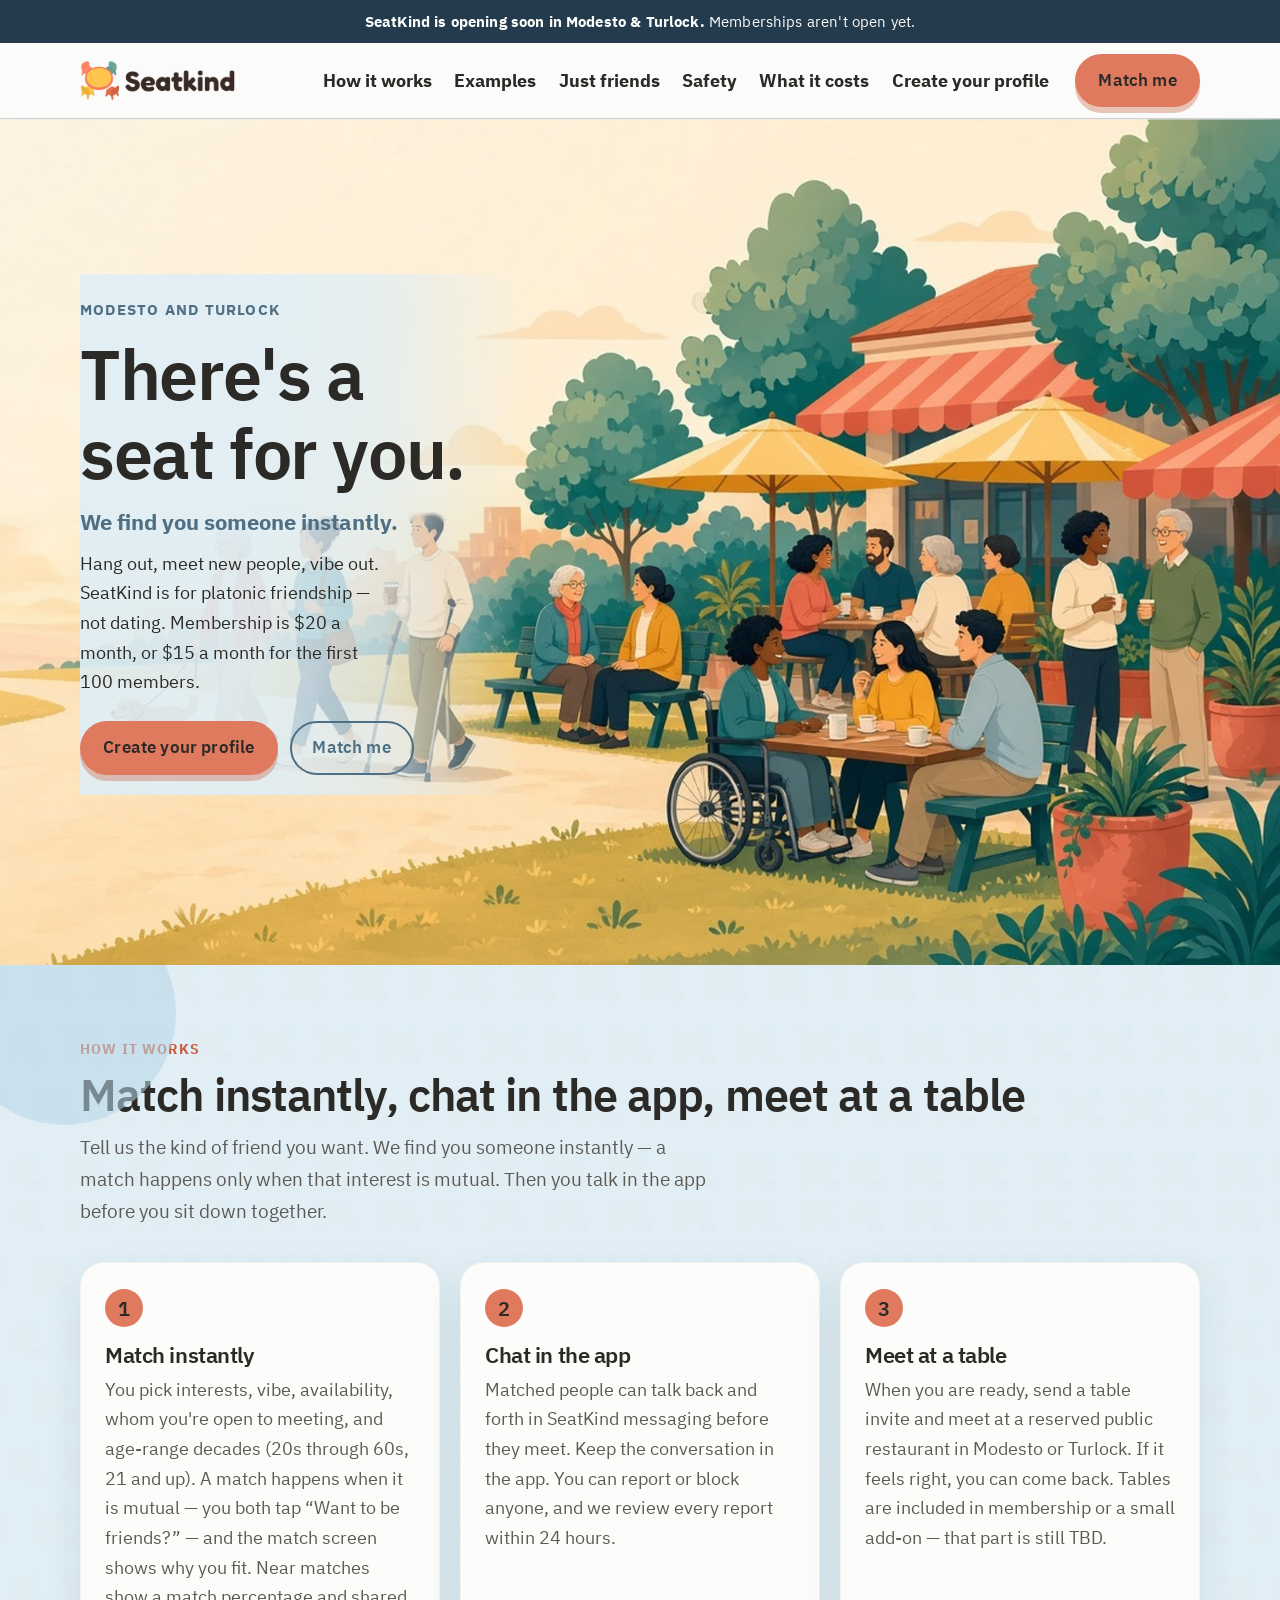
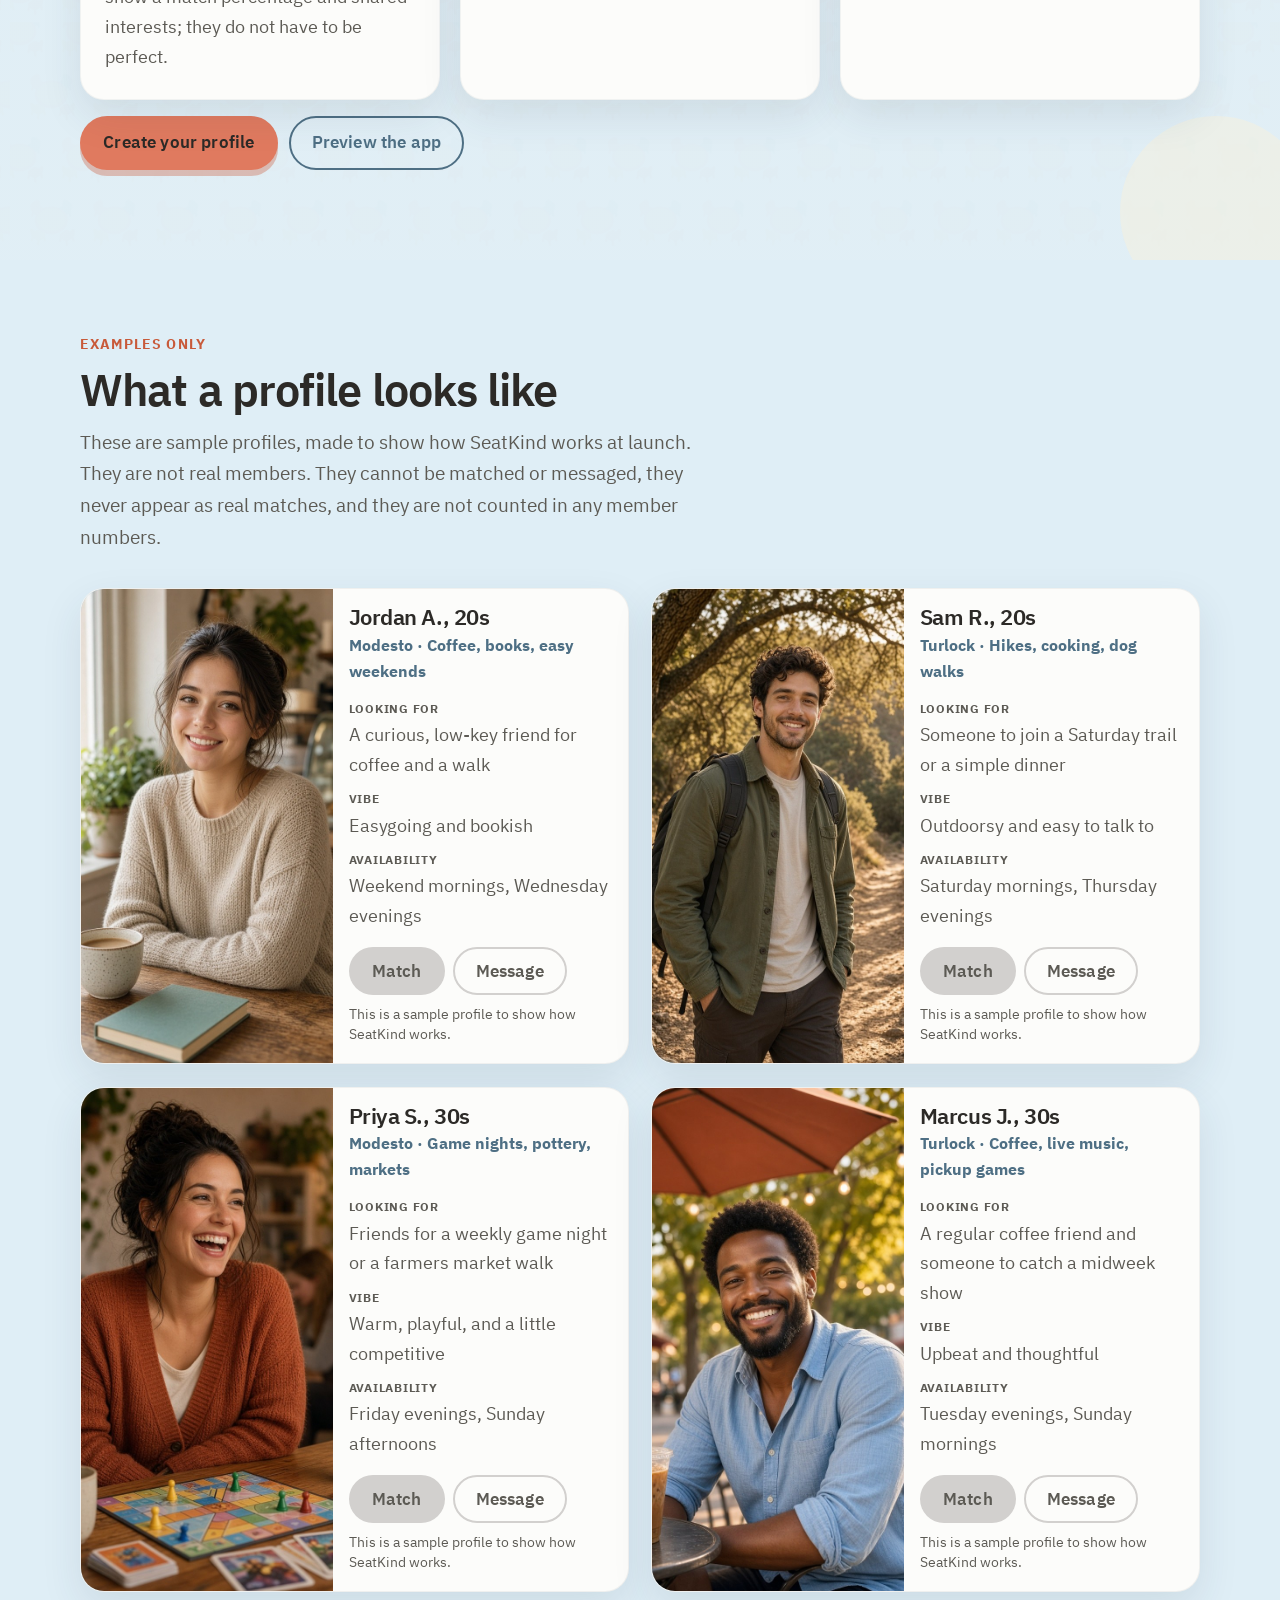
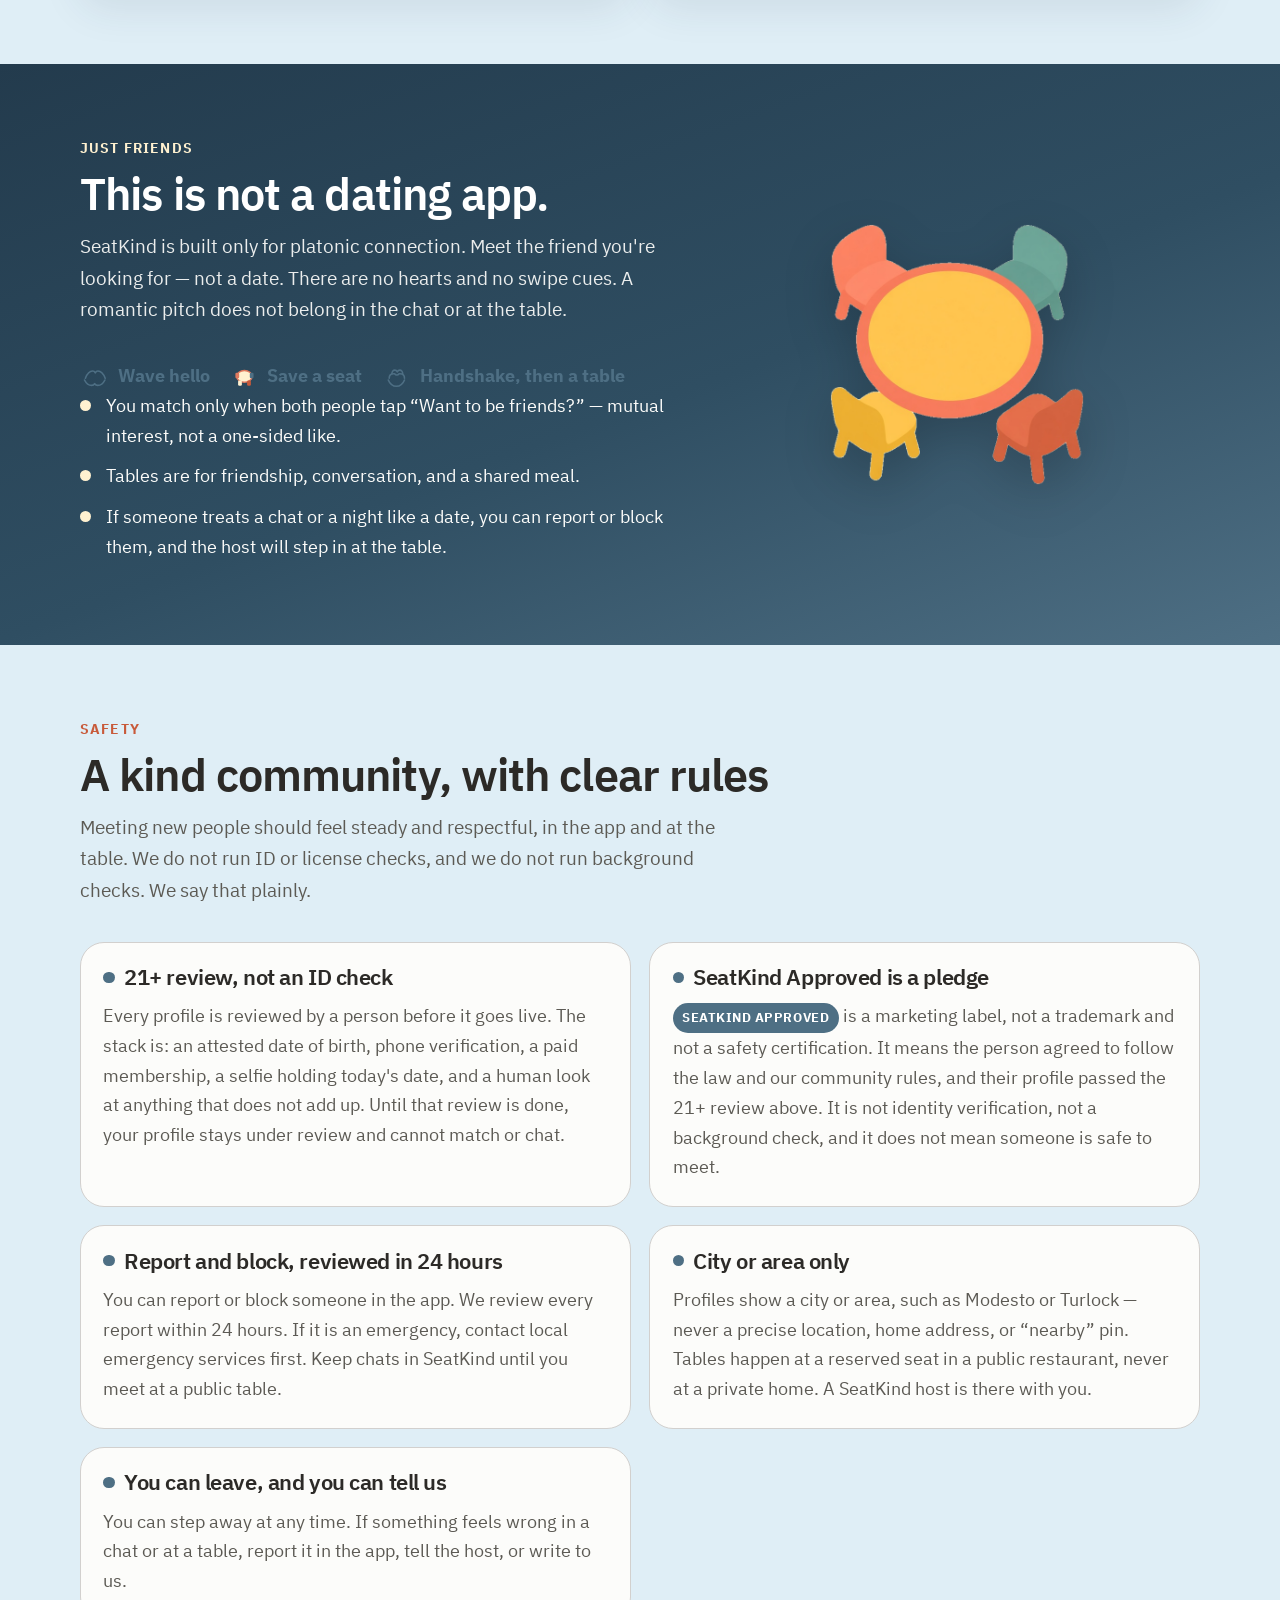
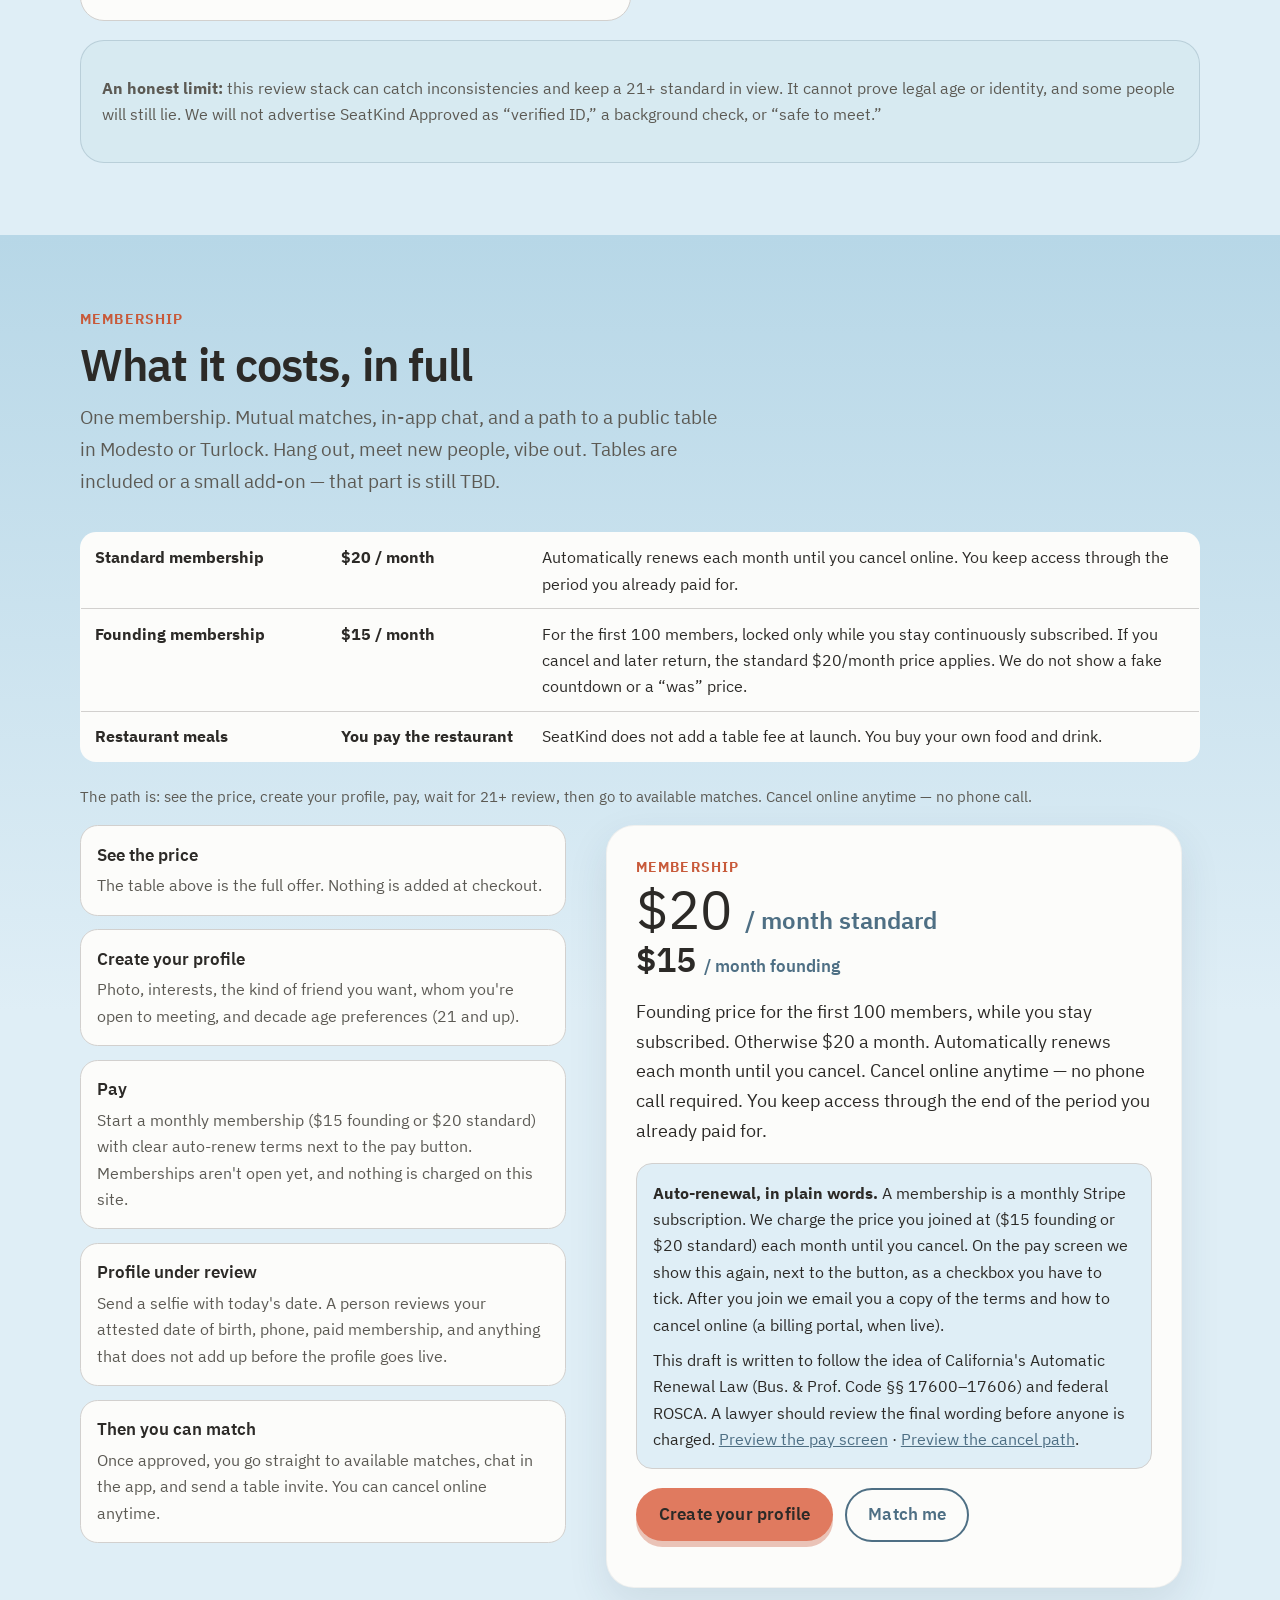
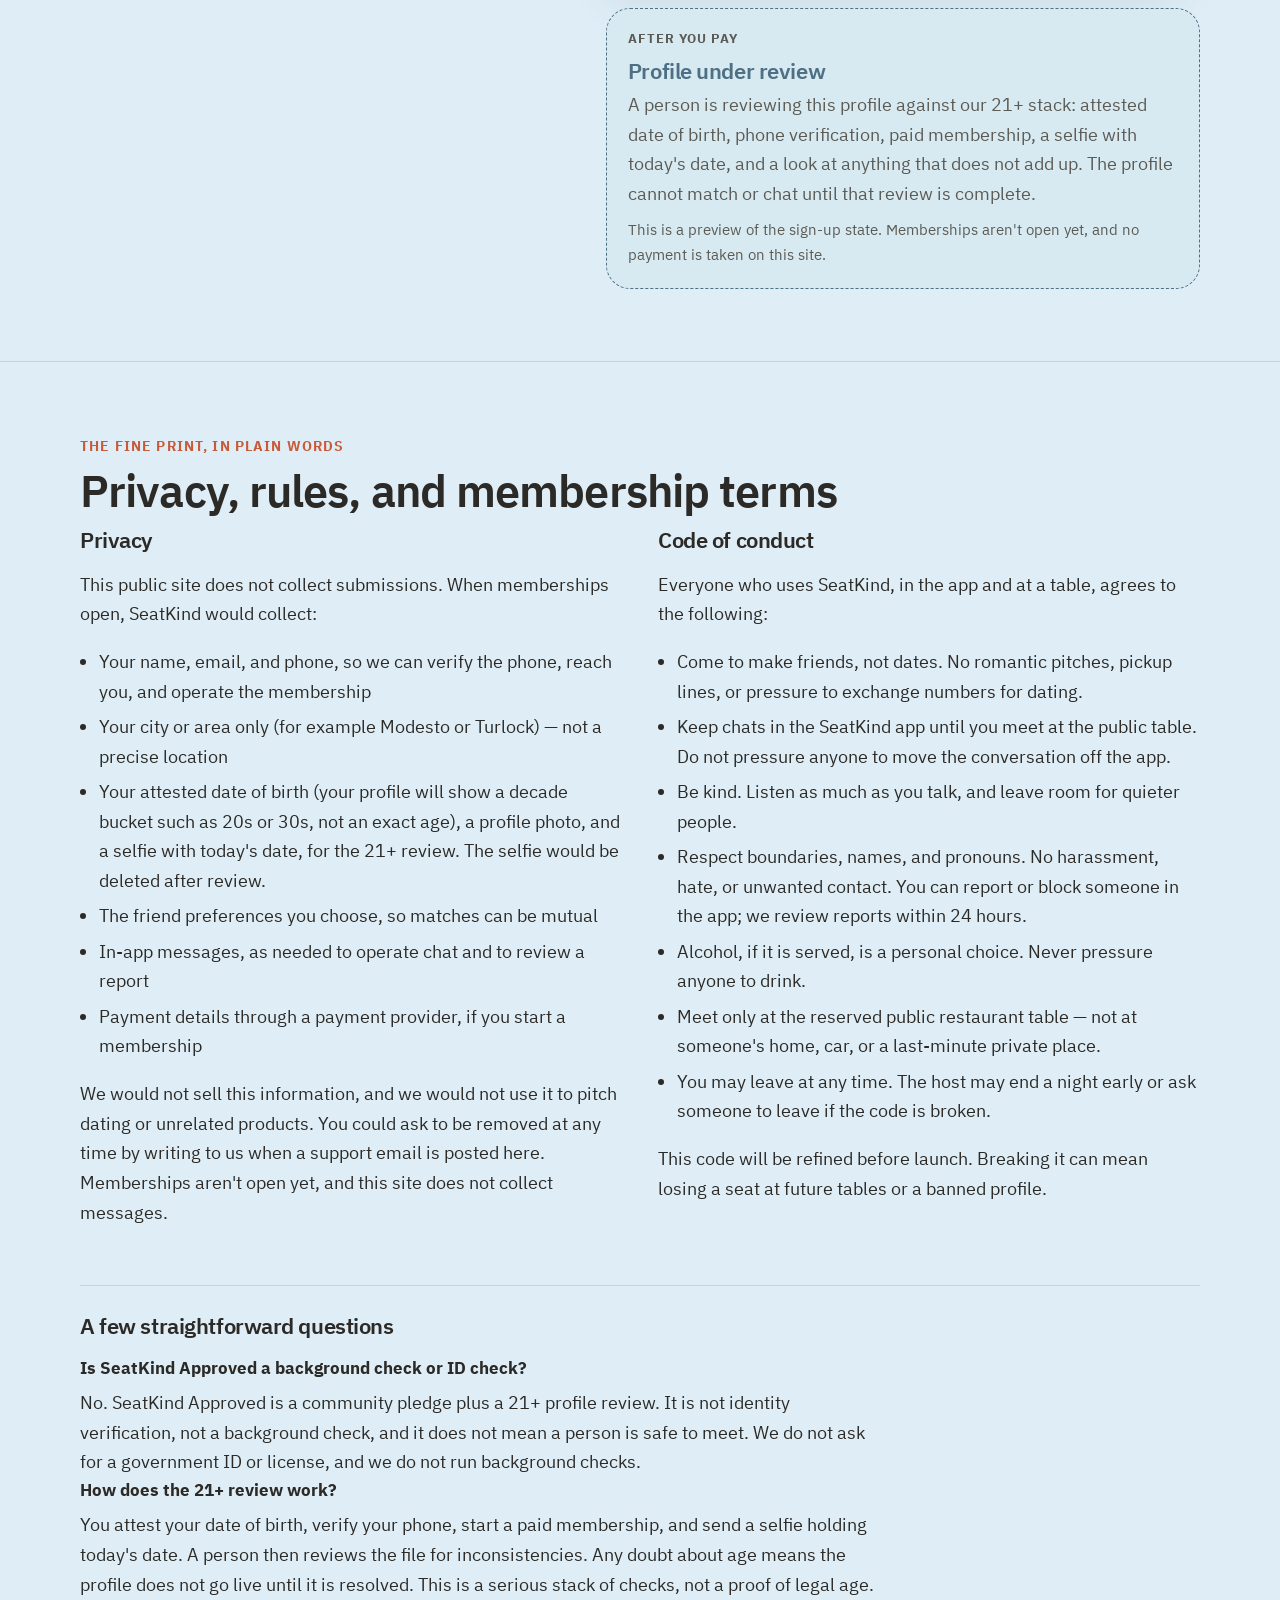
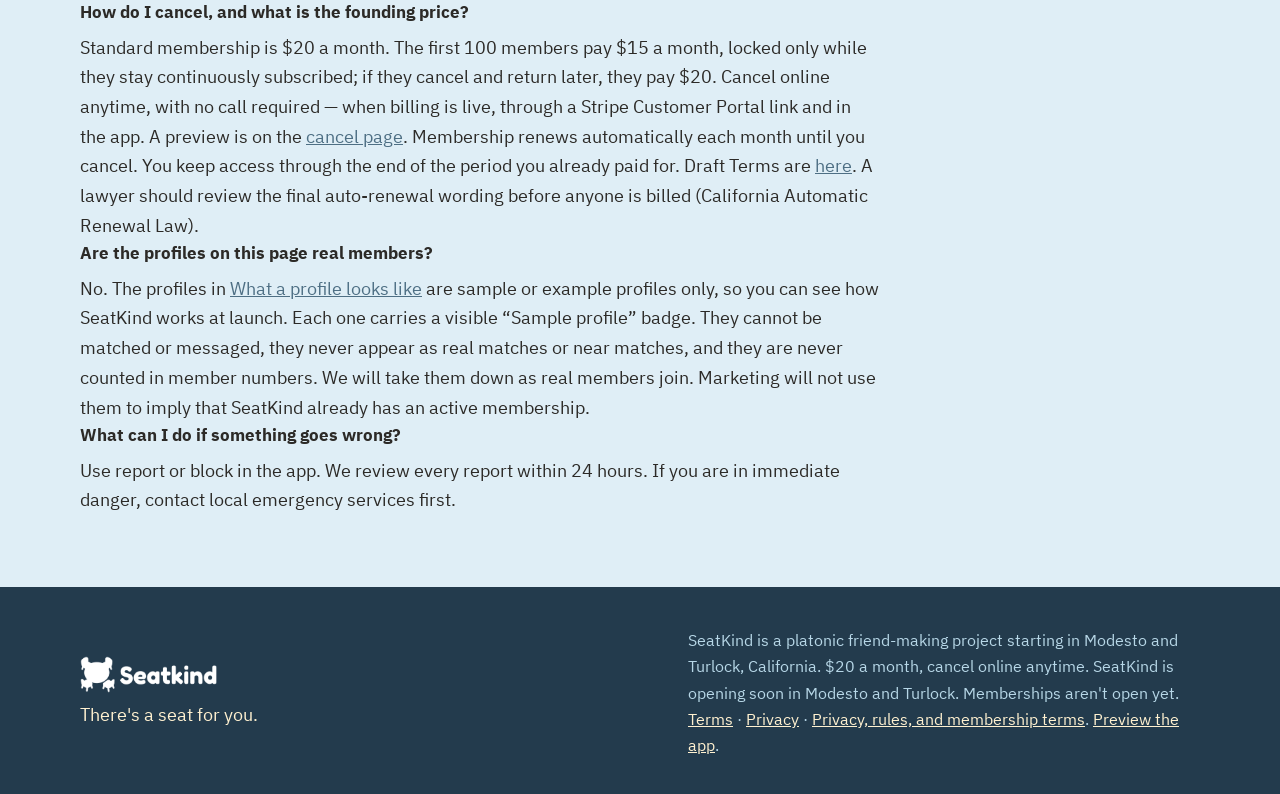
<file: index.html>
<!DOCTYPE html>
<html lang="en">
<head>
  <meta charset="utf-8">
  <meta name="viewport" content="width=device-width, initial-scale=1">
  <title>SeatKind — There's a seat for you</title>
  <meta name="description" content="SeatKind helps adults in Modesto and Turlock hang out, meet new people, and find the friend they're looking for. We find you someone instantly. Friends, not dating. $20 a month, or $15 for founding members.">
  <meta name="robots" content="index, follow">
  <meta name="theme-color" content="#DFEEF6">
  <link rel="icon" type="image/png" sizes="32x32" href="assets/favicon-32.png">
  <link rel="icon" type="image/png" sizes="16x16" href="assets/favicon-16.png">
  <link rel="apple-touch-icon" href="assets/apple-touch-icon.png">
  <link rel="stylesheet" href="styles.css">
</head>
<body>
  <a class="skip" href="#join">Skip to create your profile</a>

  <div class="draft-banner"><strong>SeatKind is opening soon in Modesto &amp; Turlock.</strong> Memberships aren't open yet.</div>

  <header class="site-header">
    <div class="header-inner">
      <a class="logo" href="#top" aria-label="SeatKind home">
        <img src="assets/logo-horizontal.png" width="200" height="54" alt="SeatKind">
      </a>
      <button class="nav-toggle" type="button" aria-expanded="false" aria-controls="site-nav">Menu</button>
      <nav class="nav" id="site-nav" aria-label="Primary">
        <a href="#how">How it works</a>
        <a href="#examples">Examples</a>
        <a href="#friends">Just friends</a>
        <a href="#safety">Safety</a>
        <a href="#pricing">What it costs</a>
        <a href="opening-soon.html">Create your profile</a>
        <a class="btn" href="opening-soon.html">Match me</a>
      </nav>
    </div>
  </header>

  <main id="top">
    <section class="hero" aria-labelledby="hero-title">
      <img class="hero-bg" src="assets/hero-scene.jpg" width="1920" height="1080" alt="">
      <div class="hero-inner">
        <div class="hero-copy">
          <p class="eyebrow">Modesto and Turlock</p>
          <h1 id="hero-title">There's a seat for you.</h1>
          <p class="lede">We find you someone instantly.</p>
          <p class="sub">Hang out, meet new people, vibe out. SeatKind is for platonic friendship — not dating. Membership is $20 a month, or $15 a month for the first 100 members.</p>
          <div class="hero-actions">
            <a class="btn" href="opening-soon.html">Create your profile</a>
            <a class="btn btn-secondary" href="opening-soon.html">Match me</a>
          </div>
        </div>
      </div>
      <div class="hero-mobile-art">
        <img src="assets/hero-scene-900.jpg" width="1200" height="810" alt="Friends walking a dog, sitting on a bench, and talking over coffee at outdoor restaurant tables.">
      </div>
    </section>

    <section class="how" id="how" aria-labelledby="how-title">
      <div class="wrap">
        <p class="section-kicker">How it works</p>
        <h2 id="how-title">Match instantly, chat in the app, meet at a table</h2>
        <p class="lead">Tell us the kind of friend you want. We find you someone instantly — a match happens only when that interest is mutual. Then you talk in the app before you sit down together.</p>
        <ol class="steps">
          <li class="step">
            <div class="step-num" aria-hidden="true">1</div>
            <h3>Match instantly</h3>
            <p>You pick interests, vibe, availability, whom you're open to meeting, and age-range decades (20s through 60s, 21 and up). A match happens when it is mutual — you both tap “Want to be friends?” — and the match screen shows why you fit. Near matches show a match percentage and shared interests; they do not have to be perfect.</p>
          </li>
          <li class="step">
            <div class="step-num" aria-hidden="true">2</div>
            <h3>Chat in the app</h3>
            <p>Matched people can talk back and forth in SeatKind messaging before they meet. Keep the conversation in the app. You can report or block anyone, and we review every report within 24 hours.</p>
          </li>
          <li class="step">
            <div class="step-num" aria-hidden="true">3</div>
            <h3>Meet at a table</h3>
            <p>When you are ready, send a table invite and meet at a reserved public restaurant in Modesto or Turlock. If it feels right, you can come back. Tables are included in membership or a small add-on — that part is still TBD.</p>
          </li>
        </ol>
        <p class="app-entry"><a class="btn" href="opening-soon.html">Create your profile</a> <a class="btn btn-secondary" href="app/feed.html">Preview the app</a></p>
      </div>
    </section>

<section class="examples" id="examples" aria-labelledby="examples-title">
      <div class="wrap">
        <p class="section-kicker">Examples only</p>
        <h2 id="examples-title">What a profile looks like</h2>
        <p class="lead">These are sample profiles, made to show how SeatKind works at launch. They are not real members. They cannot be matched or messaged, they never appear as real matches, and they are not counted in any member numbers.</p>
        <div class="profile-grid">
          <article class="profile-card" data-sample="true" aria-label="Sample profile: Jordan A.">
            <div class="profile-photo">
              <img src="assets/samples/jordan-coffee.jpg" width="864" height="1152" alt="Illustrated sample photo: a smiling woman in a cream sweater at a coffee shop, with a cup and a book on the table.">
            </div>
            <div class="profile-body">
              <h3>Jordan A., 20s</h3>
              <p class="profile-meta">Modesto · Coffee, books, easy weekends</p>
              <dl>
                <div><dt>Looking for</dt><dd>A curious, low-key friend for coffee and a walk</dd></div>
                <div><dt>Vibe</dt><dd>Easygoing and bookish</dd></div>
                <div><dt>Availability</dt><dd>Weekend mornings, Wednesday evenings</dd></div>
              </dl>
              <div class="profile-actions">
                <button type="button" class="btn btn-disabled" disabled aria-disabled="true" title="This is a sample profile to show how SeatKind works">Match</button>
                <button type="button" class="btn btn-secondary btn-disabled" disabled aria-disabled="true" title="This is a sample profile to show how SeatKind works">Message</button>
              </div>
              <p class="sample-help">This is a sample profile to show how SeatKind works.</p>
            </div>
          </article>
          <article class="profile-card" data-sample="true" aria-label="Sample profile: Sam R.">
            <div class="profile-photo">
              <img src="assets/samples/sam-hike.jpg" width="864" height="1152" alt="Illustrated sample photo: a smiling man with a backpack on a sunny hiking trail under oak trees.">
            </div>
            <div class="profile-body">
              <h3>Sam R., 20s</h3>
              <p class="profile-meta">Turlock · Hikes, cooking, dog walks</p>
              <dl>
                <div><dt>Looking for</dt><dd>Someone to join a Saturday trail or a simple dinner</dd></div>
                <div><dt>Vibe</dt><dd>Outdoorsy and easy to talk to</dd></div>
                <div><dt>Availability</dt><dd>Saturday mornings, Thursday evenings</dd></div>
              </dl>
              <div class="profile-actions">
                <button type="button" class="btn btn-disabled" disabled aria-disabled="true" title="This is a sample profile to show how SeatKind works">Match</button>
                <button type="button" class="btn btn-secondary btn-disabled" disabled aria-disabled="true" title="This is a sample profile to show how SeatKind works">Message</button>
              </div>
              <p class="sample-help">This is a sample profile to show how SeatKind works.</p>
            </div>
          </article>
          <article class="profile-card" data-sample="true" aria-label="Sample profile: Priya S.">
            <div class="profile-photo">
              <img src="assets/samples/priya-gamenight.jpg" width="864" height="1152" alt="Illustrated sample photo: a laughing woman in a rust cardigan at a game-night table with a board game and mugs.">
            </div>
            <div class="profile-body">
              <h3>Priya S., 30s</h3>
              <p class="profile-meta">Modesto · Game nights, pottery, markets</p>
              <dl>
                <div><dt>Looking for</dt><dd>Friends for a weekly game night or a farmers market walk</dd></div>
                <div><dt>Vibe</dt><dd>Warm, playful, and a little competitive</dd></div>
                <div><dt>Availability</dt><dd>Friday evenings, Sunday afternoons</dd></div>
              </dl>
              <div class="profile-actions">
                <button type="button" class="btn btn-disabled" disabled aria-disabled="true" title="This is a sample profile to show how SeatKind works">Match</button>
                <button type="button" class="btn btn-secondary btn-disabled" disabled aria-disabled="true" title="This is a sample profile to show how SeatKind works">Message</button>
              </div>
              <p class="sample-help">This is a sample profile to show how SeatKind works.</p>
            </div>
          </article>
          <article class="profile-card" data-sample="true" aria-label="Sample profile: Marcus J.">
            <div class="profile-photo">
              <img src="assets/samples/marcus-cafe.jpg" width="864" height="1152" alt="Illustrated sample photo: a smiling man in a light-blue shirt at an outdoor cafe table under a terracotta umbrella.">
            </div>
            <div class="profile-body">
              <h3>Marcus J., 30s</h3>
              <p class="profile-meta">Turlock · Coffee, live music, pickup games</p>
              <dl>
                <div><dt>Looking for</dt><dd>A regular coffee friend and someone to catch a midweek show</dd></div>
                <div><dt>Vibe</dt><dd>Upbeat and thoughtful</dd></div>
                <div><dt>Availability</dt><dd>Tuesday evenings, Sunday mornings</dd></div>
              </dl>
              <div class="profile-actions">
                <button type="button" class="btn btn-disabled" disabled aria-disabled="true" title="This is a sample profile to show how SeatKind works">Match</button>
                <button type="button" class="btn btn-secondary btn-disabled" disabled aria-disabled="true" title="This is a sample profile to show how SeatKind works">Message</button>
              </div>
              <p class="sample-help">This is a sample profile to show how SeatKind works.</p>
            </div>
          </article>
        </div>
      </div>
    </section>

    <section class="not-dating" id="friends" aria-labelledby="friends-title">
      <div class="wrap not-dating-grid">
        <div>
          <p class="section-kicker">Just friends</p>
          <h2 id="friends-title">This is not a dating app.</h2>
          <p class="lead">SeatKind is built only for platonic connection. Meet the friend you're looking for — not a date. There are no hearts and no swipe cues. A romantic pitch does not belong in the chat or at the table.</p>
          <div class="icon-row" aria-hidden="true">
            <div class="icon-item">
              <svg viewBox="0 0 32 32" fill="none" stroke="#4E6F84" stroke-width="1.8" stroke-linecap="round" stroke-linejoin="round"><path d="M6 18c2-5 5-8 8-8 2 0 3 2 3 2s1-2 3-2c3 0 6 3 8 8"/><path d="M5 20c2 4 5 6 8 6 2.2 0 3.3-2 3.3-2s1.2 2 3.4 2c3 0 6-2 8-6"/></svg>
              Wave hello
            </div>
            <div class="icon-item">
              <svg viewBox="0 0 32 32" fill="none"><ellipse cx="16" cy="16" rx="8.5" ry="6.5" fill="#FFF1D0" stroke="#E07A5F" stroke-width="1.6"/><rect x="6" y="12" width="4.2" height="6" rx="1.4" fill="#E07A5F"/><rect x="22" y="12" width="4.2" height="6" rx="1.4" fill="#4E6F84"/><rect x="9" y="20.5" width="4.2" height="6" rx="1.4" fill="#FFF1D0"/><rect x="19" y="20.5" width="4.2" height="6" rx="1.4" fill="#C85A3A"/></svg>
              Save a seat
            </div>
            <div class="icon-item">
              <svg viewBox="0 0 32 32" fill="none" stroke="#4E6F84" stroke-width="1.8" stroke-linecap="round" stroke-linejoin="round"><path d="M8 18c0-3 2-5 5-5h1c1.4 2 3.6 2 5 0h1c3 0 5 2 5 5"/><path d="M7 20c2 5 6 7 9 7s7-2 9-7"/><path d="M11 13c0-2 1.4-4 3.2-4 1.4 0 2.3 1 2.8 2 .5-1 1.4-2 2.8-2 1.8 0 3.2 2 3.2 4"/></svg>
              Handshake, then a table
            </div>
          </div>

          <ul class="promise-list">
            <li>You match only when both people tap “Want to be friends?” — mutual interest, not a one-sided like.</li>
            <li>Tables are for friendship, conversation, and a shared meal.</li>
            <li>If someone treats a chat or a night like a date, you can report or block them, and the host will step in at the table.</li>
          </ul>
        </div>
        <img class="not-dating-mark" src="assets/logo-mark.png" width="320" height="330" alt="SeatKind mark: a round table seen from above with four chairs, one slightly apart as the open seat.">
      </div>
    </section>

    <section id="safety" aria-labelledby="safety-title">
      <div class="wrap">
        <p class="section-kicker">Safety</p>
        <h2 id="safety-title">A kind community, with clear rules</h2>
        <p class="lead">Meeting new people should feel steady and respectful, in the app and at the table. We do not run ID or license checks, and we do not run background checks. We say that plainly.</p>
        <div class="safety-grid">
          <article class="safety-card">
            <h3><span class="dot" aria-hidden="true"></span>21+ review, not an ID check</h3>
            <p>Every profile is reviewed by a person before it goes live. The stack is: an attested date of birth, phone verification, a paid membership, a selfie holding today's date, and a human look at anything that does not add up. Until that review is done, your profile stays under review and cannot match or chat.</p>
          </article>
          <article class="safety-card">
            <h3><span class="dot" aria-hidden="true"></span>SeatKind Approved is a pledge</h3>
            <p><span class="approved-badge-inline">SeatKind Approved</span> is a marketing label, not a trademark and not a safety certification. It means the person agreed to follow the law and our community rules, and their profile passed the 21+ review above. It is not identity verification, not a background check, and it does not mean someone is safe to meet.</p>
          </article>
          <article class="safety-card">
            <h3><span class="dot" aria-hidden="true"></span>Report and block, reviewed in 24 hours</h3>
            <p>You can report or block someone in the app. We review every report within 24 hours. If it is an emergency, contact local emergency services first. Keep chats in SeatKind until you meet at a public table.</p>
          </article>
          <article class="safety-card">
            <h3><span class="dot" aria-hidden="true"></span>City or area only</h3>
            <p>Profiles show a city or area, such as Modesto or Turlock — never a precise location, home address, or “nearby” pin. Tables happen at a reserved seat in a public restaurant, never at a private home. A SeatKind host is there with you.</p>
          </article>
          <article class="safety-card">
            <h3><span class="dot" aria-hidden="true"></span>You can leave, and you can tell us</h3>
            <p>You can step away at any time. If something feels wrong in a chat or at a table, report it in the app, tell the host, or write to us.</p>
          </article>
        </div>
        <div class="approved-note">
          <p class="disclaimer"><strong>An honest limit:</strong> this review stack can catch inconsistencies and keep a 21+ standard in view. It cannot prove legal age or identity, and some people will still lie. We will not advertise SeatKind Approved as “verified ID,” a background check, or “safe to meet.”</p>
        </div>
      </div>
    </section>

    <section class="pricing" id="pricing" aria-labelledby="pricing-title">
      <div class="wrap">
        <p class="section-kicker">Membership</p>
        <h2 id="pricing-title">What it costs, in full</h2>
        <p class="lead">One membership. Mutual matches, in-app chat, and a path to a public table in Modesto or Turlock. Hang out, meet new people, vibe out. Tables are included or a small add-on — that part is still TBD.</p>
        <div class="costs-table-wrap">
            <table class="costs-table">
              <tbody>
                <tr>
                  <th scope="row">Standard membership</th>
                  <td class="price-cell">$20 / month</td>
                  <td>Automatically renews each month until you cancel online. You keep access through the period you already paid for.</td>
                </tr>
                <tr>
                  <th scope="row">Founding membership</th>
                  <td class="price-cell">$15 / month</td>
                  <td>For the first 100 members, locked only while you stay continuously subscribed. If you cancel and later return, the standard $20/month price applies. We do not show a fake countdown or a “was” price.</td>
                </tr>
                <tr>
                  <th scope="row">Restaurant meals</th>
                  <td class="price-cell">You pay the restaurant</td>
                  <td>SeatKind does not add a table fee at launch. You buy your own food and drink.</td>
                </tr>
              </tbody>
            </table>
          </div>
        <p class="costs-note">The path is: see the price, create your profile, pay, wait for 21+ review, then go to available matches. Cancel online anytime — no phone call.</p>
        <div class="join-grid">
          <ol class="signup-flow" id="join">
            <li>
              <strong>See the price</strong>
              <span>The table above is the full offer. Nothing is added at checkout.</span>
            </li>
            <li>
              <strong>Create your profile</strong>
              <span>Photo, interests, the kind of friend you want, whom you're open to meeting, and decade age preferences (21 and up).</span>
            </li>
            <li>
              <strong>Pay</strong>
              <span>Start a monthly membership ($15 founding or $20 standard) with clear auto-renew terms next to the pay button. Memberships aren't open yet, and nothing is charged on this site.</span>
            </li>
            <li>
              <strong>Profile under review</strong>
              <span>Send a selfie with today's date. A person reviews your attested date of birth, phone, paid membership, and anything that does not add up before the profile goes live.</span>
            </li>
            <li>
              <strong>Then you can match</strong>
              <span>Once approved, you go straight to available matches, chat in the app, and send a table invite. You can cancel online anytime.</span>
            </li>
          </ol>
        <div class="join-panel">
          <div class="price-card">
            <p class="section-kicker" style="margin:0">Membership</p>
            <p class="price-amount">$20 <span>/ month standard</span></p>
            <p class="price-founding">$15 <span>/ month founding</span></p>
            <p>Founding price for the first 100 members, while you stay subscribed. Otherwise $20 a month. Automatically renews each month until you cancel. Cancel online anytime — no phone call required. You keep access through the end of the period you already paid for.</p>
            <div class="renew-box">
              <p><strong>Auto-renewal, in plain words.</strong> A membership is a monthly Stripe subscription. We charge the price you joined at ($15 founding or $20 standard) each month until you cancel. On the pay screen we show this again, next to the button, as a checkbox you have to tick. After you join we email you a copy of the terms and how to cancel online (a billing portal, when live).</p>
              <p>This draft is written to follow the idea of California's Automatic Renewal Law (Bus. &amp; Prof. Code §§ 17600–17606) and federal ROSCA. A lawyer should review the final wording before anyone is charged. <a href="opening-soon.html">Preview the pay screen</a> · <a href="app/cancel.html">Preview the cancel path</a>.</p>
            </div>
            <p class="hero-actions" style="margin-top:1.2rem">
              <a class="btn" href="opening-soon.html">Create your profile</a>
              <a class="btn btn-secondary" href="opening-soon.html">Match me</a>
            </p>
          </div>
          <aside class="review-state" aria-label="Example of the profile under review state">
            <p class="review-state-kicker">After you pay</p>
            <h3>Profile under review</h3>
            <p>A person is reviewing this profile against our 21+ stack: attested date of birth, phone verification, paid membership, a selfie with today's date, and a look at anything that does not add up. The profile cannot match or chat until that review is complete.</p>
            <p class="review-state-note">This is a preview of the sign-up state. Memberships aren't open yet, and no payment is taken on this site.</p>
          </aside>
        </div>
        </div>
      </div>
    </section>

    <section class="policy" id="conduct" aria-labelledby="policy-title">
      <div class="wrap">
        <p class="section-kicker">The fine print, in plain words</p>
        <h2 id="policy-title">Privacy, rules, and membership terms</h2>
        <div class="policy-grid">
          <div>
            <h3>Privacy</h3>
            <p>This public site does not collect submissions. When memberships open, SeatKind would collect:</p>
            <ul>
              <li>Your name, email, and phone, so we can verify the phone, reach you, and operate the membership</li>
              <li>Your city or area only (for example Modesto or Turlock) — not a precise location</li>
              <li>Your attested date of birth (your profile will show a decade bucket such as 20s or 30s, not an exact age), a profile photo, and a selfie with today's date, for the 21+ review. The selfie would be deleted after review.</li>
              <li>The friend preferences you choose, so matches can be mutual</li>
              <li>In-app messages, as needed to operate chat and to review a report</li>
              <li>Payment details through a payment provider, if you start a membership</li>
            </ul>
            <p>We would not sell this information, and we would not use it to pitch dating or unrelated products. You could ask to be removed at any time by writing to us when a support email is posted here. Memberships aren't open yet, and this site does not collect messages.</p>
          </div>
          <div>
            <h3>Code of conduct</h3>
            <p>Everyone who uses SeatKind, in the app and at a table, agrees to the following:</p>
            <ul>
              <li>Come to make friends, not dates. No romantic pitches, pickup lines, or pressure to exchange numbers for dating.</li>
              <li>Keep chats in the SeatKind app until you meet at the public table. Do not pressure anyone to move the conversation off the app.</li>
              <li>Be kind. Listen as much as you talk, and leave room for quieter people.</li>
              <li>Respect boundaries, names, and pronouns. No harassment, hate, or unwanted contact. You can report or block someone in the app; we review reports within 24 hours.</li>
              <li>Alcohol, if it is served, is a personal choice. Never pressure anyone to drink.</li>
              <li>Meet only at the reserved public restaurant table — not at someone's home, car, or a last-minute private place.</li>
              <li>You may leave at any time. The host may end a night early or ask someone to leave if the code is broken.</li>
            </ul>
            <p>This code will be refined before launch. Breaking it can mean losing a seat at future tables or a banned profile.</p>
          </div>
        </div>
        <div class="faq-block" id="faq">
          <h3>A few straightforward questions</h3>
          <h4>Is SeatKind Approved a background check or ID check?</h4>
          <p>No. SeatKind Approved is a community pledge plus a 21+ profile review. It is not identity verification, not a background check, and it does not mean a person is safe to meet. We do not ask for a government ID or license, and we do not run background checks.</p>
          <h4>How does the 21+ review work?</h4>
          <p>You attest your date of birth, verify your phone, start a paid membership, and send a selfie holding today's date. A person then reviews the file for inconsistencies. Any doubt about age means the profile does not go live until it is resolved. This is a serious stack of checks, not a proof of legal age.</p>
          <h4>How do I cancel, and what is the founding price?</h4>
          <p>Standard membership is $20 a month. The first 100 members pay $15 a month, locked only while they stay continuously subscribed; if they cancel and return later, they pay $20. Cancel online anytime, with no call required — when billing is live, through a Stripe Customer Portal link and in the app. A preview is on the <a href="app/cancel.html">cancel page</a>. Membership renews automatically each month until you cancel. You keep access through the end of the period you already paid for. Draft Terms are <a href="legal/terms-of-service.html">here</a>. A lawyer should review the final auto-renewal wording before anyone is billed (California Automatic Renewal Law).</p>
          <h4>Are the profiles on this page real members?</h4>
          <p>No. The profiles in <a href="#examples">What a profile looks like</a> are sample or example profiles only, so you can see how SeatKind works at launch. Each one carries a visible “Sample profile” badge. They cannot be matched or messaged, they never appear as real matches or near matches, and they are never counted in member numbers. We will take them down as real members join. Marketing will not use them to imply that SeatKind already has an active membership.</p>
          <h4>What can I do if something goes wrong?</h4>
          <p>Use report or block in the app. We review every report within 24 hours. If you are in immediate danger, contact local emergency services first.</p>
        </div>
      </div>
    </section>
  </main>

  <footer class="site-footer">
    <div class="footer-inner">
      <div>
        <a class="logo" href="#top" aria-label="SeatKind">
          <img src="assets/logo-horizontal-white.png" width="180" height="48" alt="SeatKind">
        </a>
        <p class="footer-tag">There's a seat for you.</p>
      </div>
      <p class="footer-meta">SeatKind is a platonic friend-making project starting in Modesto and Turlock, California. $20 a month, cancel online anytime. SeatKind is opening soon in Modesto and Turlock. Memberships aren't open yet. <a href="legal/terms-of-service.html">Terms</a> · <a href="legal/privacy-policy.html">Privacy</a> · <a href="#conduct">Privacy, rules, and membership terms</a>. <a href="app/feed.html">Preview the app</a>.</p>
    </div>
  </footer>

  <script>
    (function () {
      var toggle = document.querySelector(".nav-toggle");
      var nav = document.getElementById("site-nav");
      if (toggle && nav) {
        toggle.addEventListener("click", function () {
          var open = nav.classList.toggle("is-open");
          toggle.setAttribute("aria-expanded", open ? "true" : "false");
        });
        nav.querySelectorAll("a").forEach(function (link) {
          link.addEventListener("click", function () {
            nav.classList.remove("is-open");
            toggle.setAttribute("aria-expanded", "false");
          });
        });
      }
    })();
  </script>
</body>
</html>
</file>
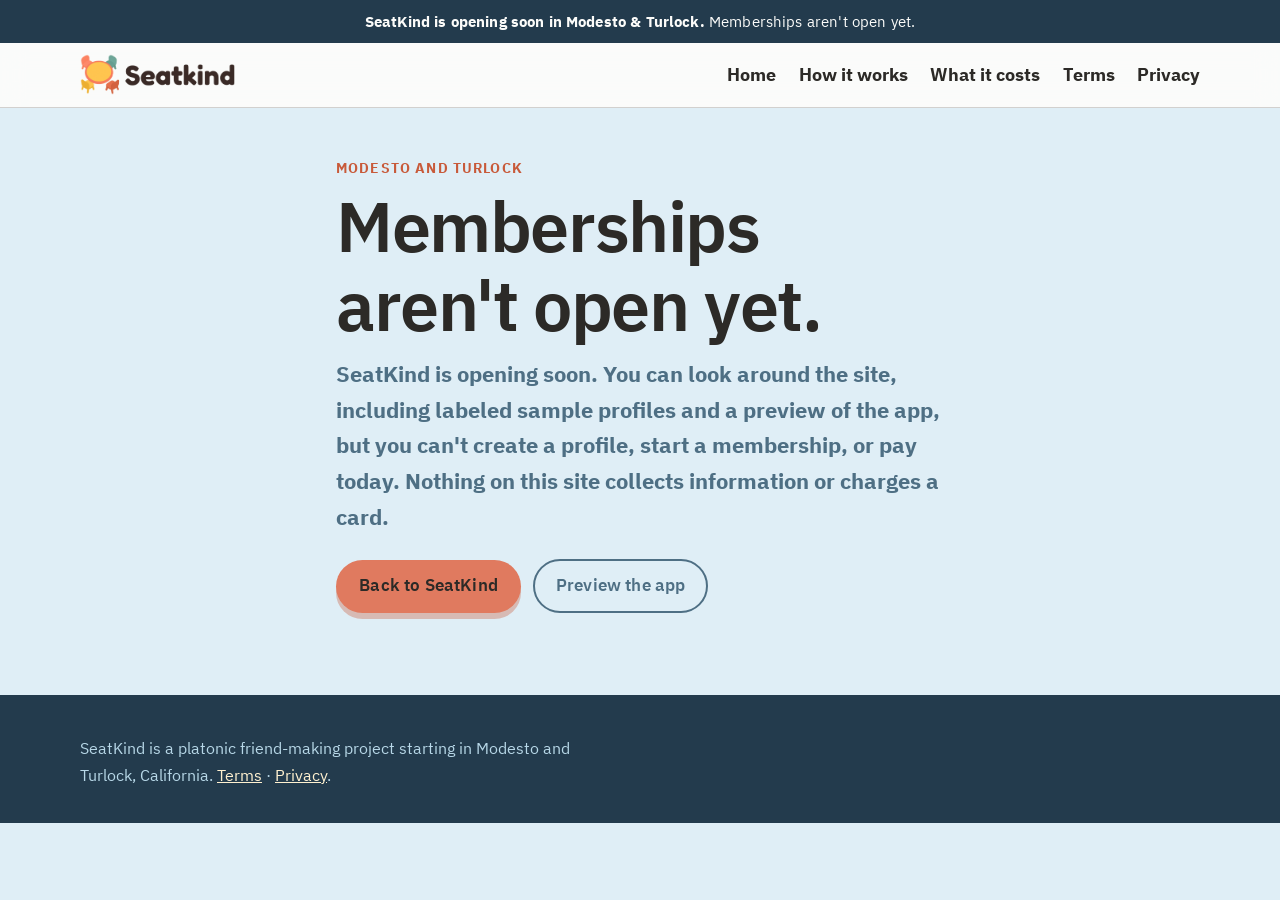
<file: opening-soon.html>
<!DOCTYPE html>
<html lang="en">
<head>
  <meta charset="utf-8">
  <meta name="viewport" content="width=device-width, initial-scale=1">
  <title>Opening soon — SeatKind</title>
  <meta name="description" content="SeatKind is opening soon in Modesto and Turlock. Memberships aren't open yet.">
  <meta name="theme-color" content="#DFEEF6">
  <link rel="icon" type="image/png" sizes="32x32" href="assets/favicon-32.png">
  <link rel="apple-touch-icon" href="assets/apple-touch-icon.png">
  <link rel="stylesheet" href="styles.css">
</head>
<body>
  <div class="draft-banner"><strong>SeatKind is opening soon in Modesto &amp; Turlock.</strong> Memberships aren't open yet.</div>
  <header class="site-header">
    <div class="header-inner">
      <a class="logo" href="index.html" aria-label="SeatKind home">
        <img src="assets/logo-horizontal.png" width="200" height="54" alt="SeatKind">
      </a>
      <nav class="nav" aria-label="Primary">
        <a href="index.html">Home</a>
        <a href="index.html#how">How it works</a>
        <a href="index.html#pricing">What it costs</a>
        <a href="legal/terms-of-service.html">Terms</a>
        <a href="legal/privacy-policy.html">Privacy</a>
      </nav>
    </div>
  </header>
  <main class="wrap" style="padding: 3rem 1rem 4rem; max-width: 40rem; margin: 0 auto;">
    <p class="section-kicker">Modesto and Turlock</p>
    <h1>Memberships aren't open yet.</h1>
    <p class="lede">SeatKind is opening soon. You can look around the site, including labeled sample profiles and a preview of the app, but you can't create a profile, start a membership, or pay today. Nothing on this site collects information or charges a card.</p>
    <p class="hero-actions" style="margin-top:1.5rem">
      <a class="btn" href="index.html">Back to SeatKind</a>
      <a class="btn btn-secondary" href="app/feed.html">Preview the app</a>
    </p>
  </main>
  <footer class="site-footer">
    <div class="footer-inner">
      <p class="footer-meta">SeatKind is a platonic friend-making project starting in Modesto and Turlock, California. <a href="legal/terms-of-service.html">Terms</a> · <a href="legal/privacy-policy.html">Privacy</a>.</p>
    </div>
  </footer>
</body>
</html>
</file>
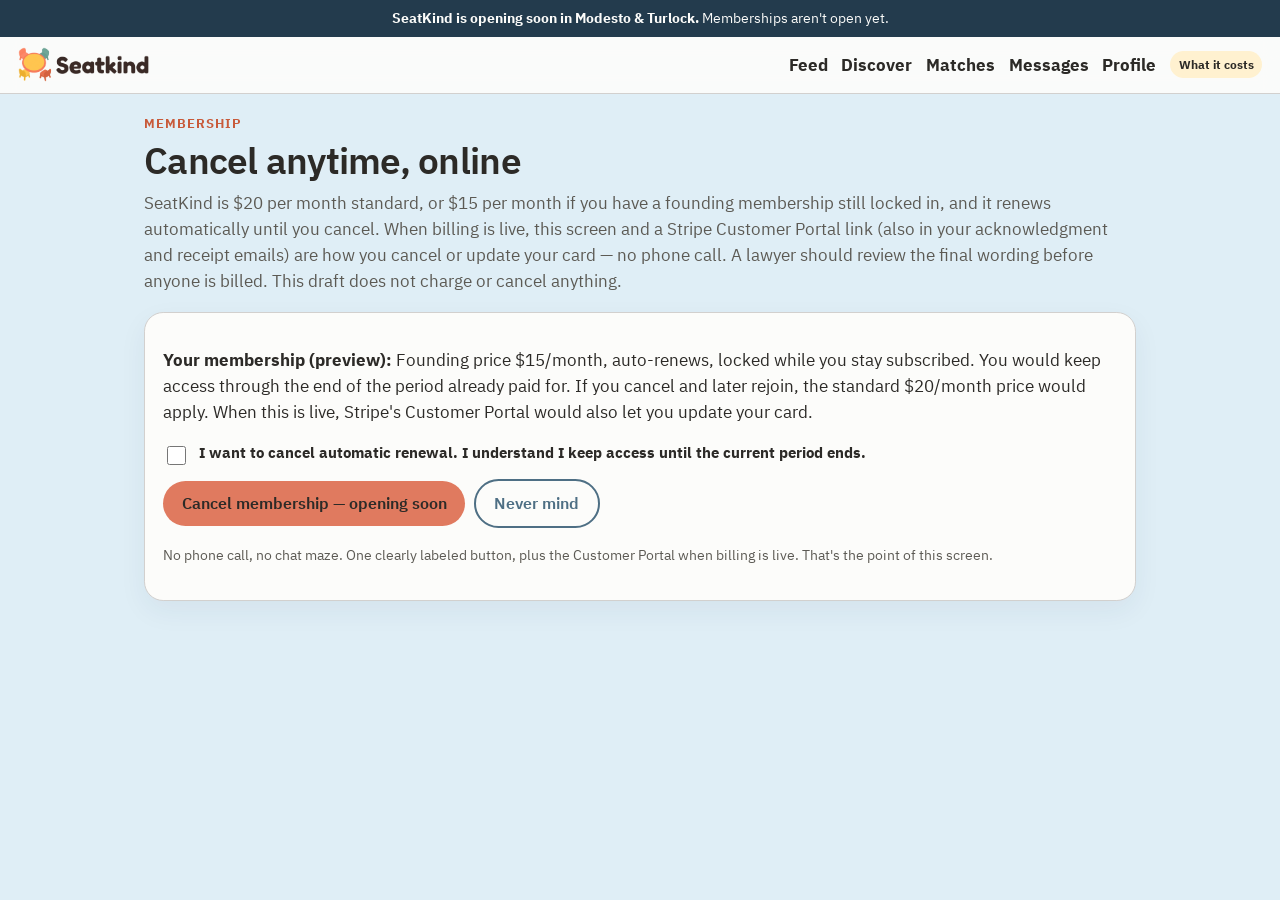
<file: app/cancel.html>
<!DOCTYPE html>
<html lang="en">
<head>
  <meta charset="utf-8">
  <meta name="viewport" content="width=device-width, initial-scale=1">
  <title>Cancel membership — SeatKind</title>
  <meta name="robots" content="noindex, nofollow">
  <link rel="icon" type="image/png" href="../assets/favicon-32.png">
  <link rel="stylesheet" href="styles.css">
</head>
<body>
  <div class="draft-banner"><strong>SeatKind is opening soon in Modesto &amp; Turlock.</strong> Memberships aren't open yet.</div>
  <header class="app-bar">
    <a class="logo" href="../index.html" aria-label="SeatKind home"><img src="../assets/logo-horizontal.png" width="160" height="44" alt="SeatKind"></a>
    <nav class="app-nav" aria-label="App">
        <a href="feed.html">Feed</a>
        <a href="discover.html">Discover</a>
        <a href="match.html">Matches</a>
        <a href="chat.html">Messages</a>
        <a href="profile.html">Profile</a>
        <a class="price-chip" href="../index.html#pricing">What it costs</a>
    </nav>
  </header>
  <main class="wrap">

    <p class="kicker">Membership</p>
    <h1>Cancel anytime, online</h1>
    <p class="lede">SeatKind is $20 per month standard, or $15 per month if you have a founding membership still locked in, and it renews automatically until you cancel. When billing is live, this screen and a Stripe Customer Portal link (also in your acknowledgment and receipt emails) are how you cancel or update your card — no phone call. A lawyer should review the final wording before anyone is billed. This draft does not charge or cancel anything.</p>
    <div class="card">
      <p><strong>Your membership (preview):</strong> Founding price $15/month, auto-renews, locked while you stay subscribed. You would keep access through the end of the period already paid for. If you cancel and later rejoin, the standard $20/month price would apply. When this is live, Stripe's Customer Portal would also let you update your card.</p>
      <form id="cancel-form" action="#" method="post" onsubmit="return false;">
        <label class="check">
          <input type="checkbox" required>
          <span>I want to cancel automatic renewal. I understand I keep access until the current period ends.</span>
        </label>
        <div class="row">
          <a class="btn" href="../opening-soon.html">Cancel membership — opening soon</a>
          <a class="btn btn-secondary" href="profile.html">Never mind</a>
        </div>
        <p class="status" id="cancel-status" role="status" hidden></p>
      </form>
      <p class="hint" style="margin-top:1rem">No phone call, no chat maze. One clearly labeled button, plus the Customer Portal when billing is live. That's the point of this screen.</p>
    </div>

  </main>
  <nav class="bottom-nav" aria-label="App mobile"><a href="feed.html">Feed</a>
      <a href="discover.html">Discover</a>
      <a href="match.html">Matches</a>
      <a href="chat.html">Messages</a>
      <a href="profile.html">You</a></nav>
  
  <script>
    document.getElementById("cancel-form").addEventListener("submit", function (e) {
      e.preventDefault();
      if (this.reportValidity && !this.reportValidity()) return;
      var s = document.getElementById("cancel-status");
      s.hidden = false;
      s.classList.add("is-visible");
      s.textContent = "This is a draft cancel path. Nothing was billed or canceled.";
    });
  </script>


  <script>
    document.querySelectorAll("form").forEach(function (f) {
      f.addEventListener("submit", function (e) { e.preventDefault(); window.location.href = "../opening-soon.html"; });
    });
  </script>
</body>
</html>
</file>
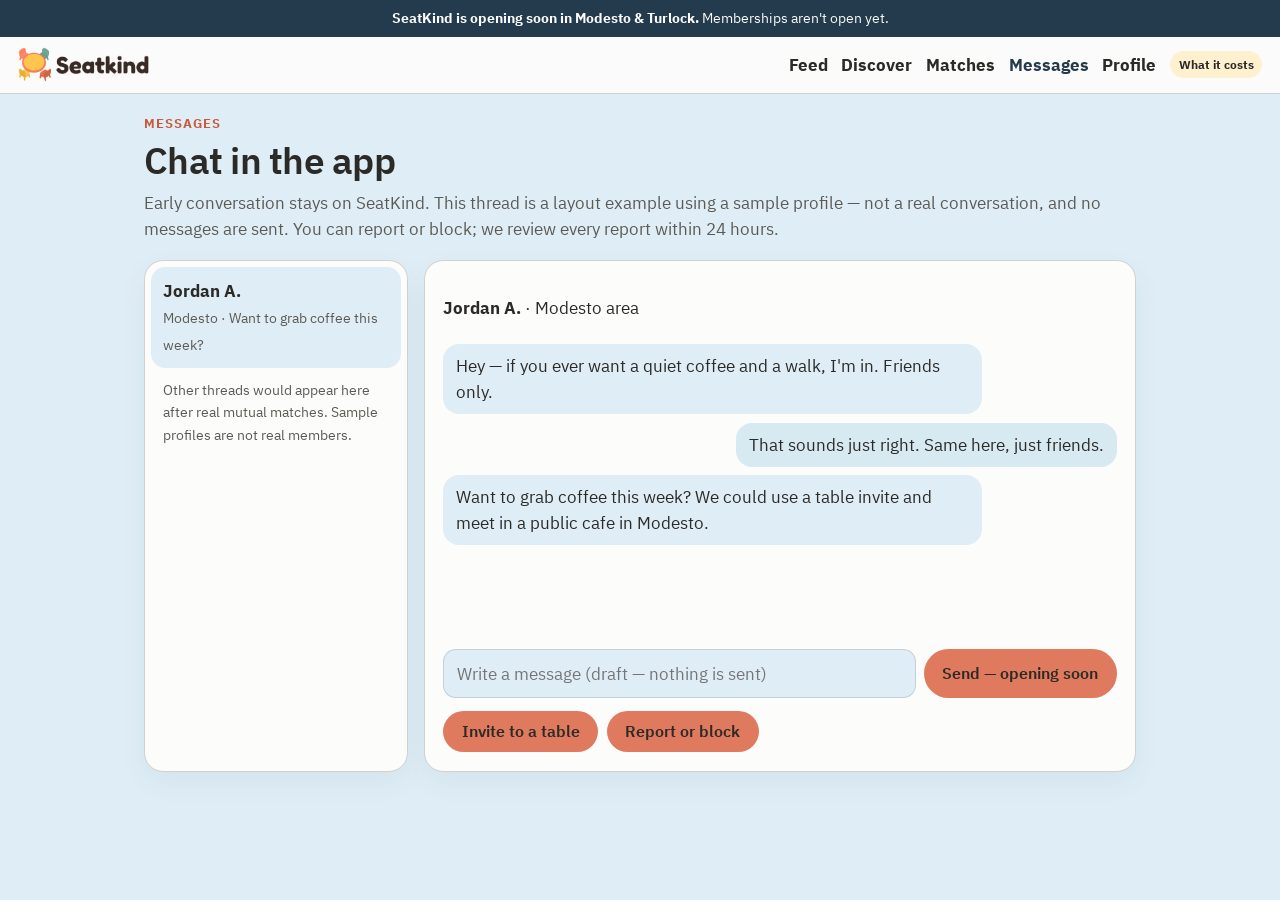
<file: app/chat.html>
<!DOCTYPE html>
<html lang="en">
<head>
  <meta charset="utf-8">
  <meta name="viewport" content="width=device-width, initial-scale=1">
  <title>Messages — SeatKind</title>
  <meta name="robots" content="noindex, nofollow">
  <link rel="icon" type="image/png" href="../assets/favicon-32.png">
  <link rel="stylesheet" href="styles.css">
</head>
<body>
  <div class="draft-banner"><strong>SeatKind is opening soon in Modesto &amp; Turlock.</strong> Memberships aren't open yet.</div>
  <header class="app-bar">
    <a class="logo" href="../index.html" aria-label="SeatKind home"><img src="../assets/logo-horizontal.png" width="160" height="44" alt="SeatKind"></a>
    <nav class="app-nav" aria-label="App">
        <a href="feed.html">Feed</a>
        <a href="discover.html">Discover</a>
        <a href="match.html">Matches</a>
        <a href="chat.html" aria-current="page">Messages</a>
        <a href="profile.html">Profile</a>
        <a class="price-chip" href="../index.html#pricing">What it costs</a>
    </nav>
  </header>
  <main class="wrap">

    <p class="kicker">Messages</p>
    <h1>Chat in the app</h1>
    <p class="lede">Early conversation stays on SeatKind. This thread is a layout example using a sample profile — not a real conversation, and no messages are sent. You can report or block; we review every report within 24 hours.</p>
    <div class="chat-shell">
      <aside class="card thread-list" aria-label="Conversations">
        <a class="thread" href="chat.html" aria-current="true">
          <strong>Jordan A.</strong>
          <span>Modesto · Want to grab coffee this week?</span>
        </a>
        <p class="hint" style="padding:0.4rem 0.75rem">Other threads would appear here after real mutual matches. Sample profiles are not real members.</p>
      </aside>
      <section class="card convo" aria-label="Conversation with Jordan, sample">
        <p><strong>Jordan A.</strong> · Modesto area</p>
        <div class="bubbles">
          <div class="bubble">Hey — if you ever want a quiet coffee and a walk, I'm in. Friends only.</div>
          <div class="bubble mine">That sounds just right. Same here, just friends.</div>
          <div class="bubble">Want to grab coffee this week? We could use a table invite and meet in a public cafe in Modesto.</div>
        </div>
        <form class="composer" id="composer" action="#" method="post" onsubmit="return false;">
          <label class="visually-hidden" for="msg" style="position:absolute;left:-999px">Message</label>
          <input id="msg" name="msg" type="text" placeholder="Write a message (draft — nothing is sent)">
          <a class="btn" href="../opening-soon.html">Send — opening soon</a>
        </form>
        <div class="row" style="margin-top:0.8rem">
          <button class="btn btn-secondary" type="button" id="invite-btn">Invite to a table</button>
          <button class="btn btn-danger" type="button" id="report-btn">Report or block</button>
        </div>
        <div class="report-box" id="invite-box" hidden>
          <h2>Table invite</h2>
          <p>Invite Jordan to a public restaurant table in the Modesto area. The exact venue is arranged by SeatKind; profiles never show a precise location or a home address. A host is there with you.</p>
          <p class="hint">Draft only — this does not send an invite or book a restaurant.</p>
        </div>
        <div class="report-box" id="report-box" hidden>
          <h2>Report or block</h2>
          <p>Tell us what happened. We review every report within 24 hours. If you are in immediate danger, contact local emergency services first.</p>
          <div class="field">
            <label for="reason">What do you want to report?</label>
            <textarea id="reason" placeholder="A short description"></textarea>
          </div>
          <div class="row">
            <button class="btn btn-danger" type="button" id="report-send">Submit report (draft)</button>
            <button class="btn btn-secondary" type="button" id="block-send">Block this profile (draft)</button>
          </div>
          <p class="status" id="report-status" role="status" hidden></p>
        </div>
      </section>
    </div>

  </main>
  <nav class="bottom-nav" aria-label="App mobile"><a href="feed.html">Feed</a>
      <a href="discover.html">Discover</a>
      <a href="match.html">Matches</a>
      <a href="chat.html" aria-current="page">Messages</a>
      <a href="profile.html">You</a></nav>
  
  <script>
    document.getElementById("composer").addEventListener("submit", function (e) {
      e.preventDefault();
      alert("This chat is a draft mockup. Nothing was sent.");
    });
    document.getElementById("invite-btn").addEventListener("click", function () {
      var box = document.getElementById("invite-box");
      box.hidden = !box.hidden;
    });
    document.getElementById("report-btn").addEventListener("click", function () {
      var box = document.getElementById("report-box");
      box.hidden = !box.hidden;
    });
    function draftNote(id, text) {
      var s = document.getElementById(id);
      s.hidden = false;
      s.classList.add("is-visible");
      s.textContent = text;
    }
    document.getElementById("report-send").addEventListener("click", function () {
      draftNote("report-status", "Draft only: no report was sent. If this were live, we would review it within 24 hours.");
    });
    document.getElementById("block-send").addEventListener("click", function () {
      draftNote("report-status", "Draft only: no one was blocked. If this were live, the profile would be blocked and you could add a report.");
    });
  </script>


  <script>
    document.querySelectorAll("form").forEach(function (f) {
      f.addEventListener("submit", function (e) { e.preventDefault(); window.location.href = "../opening-soon.html"; });
    });
  </script>
</body>
</html>
</file>
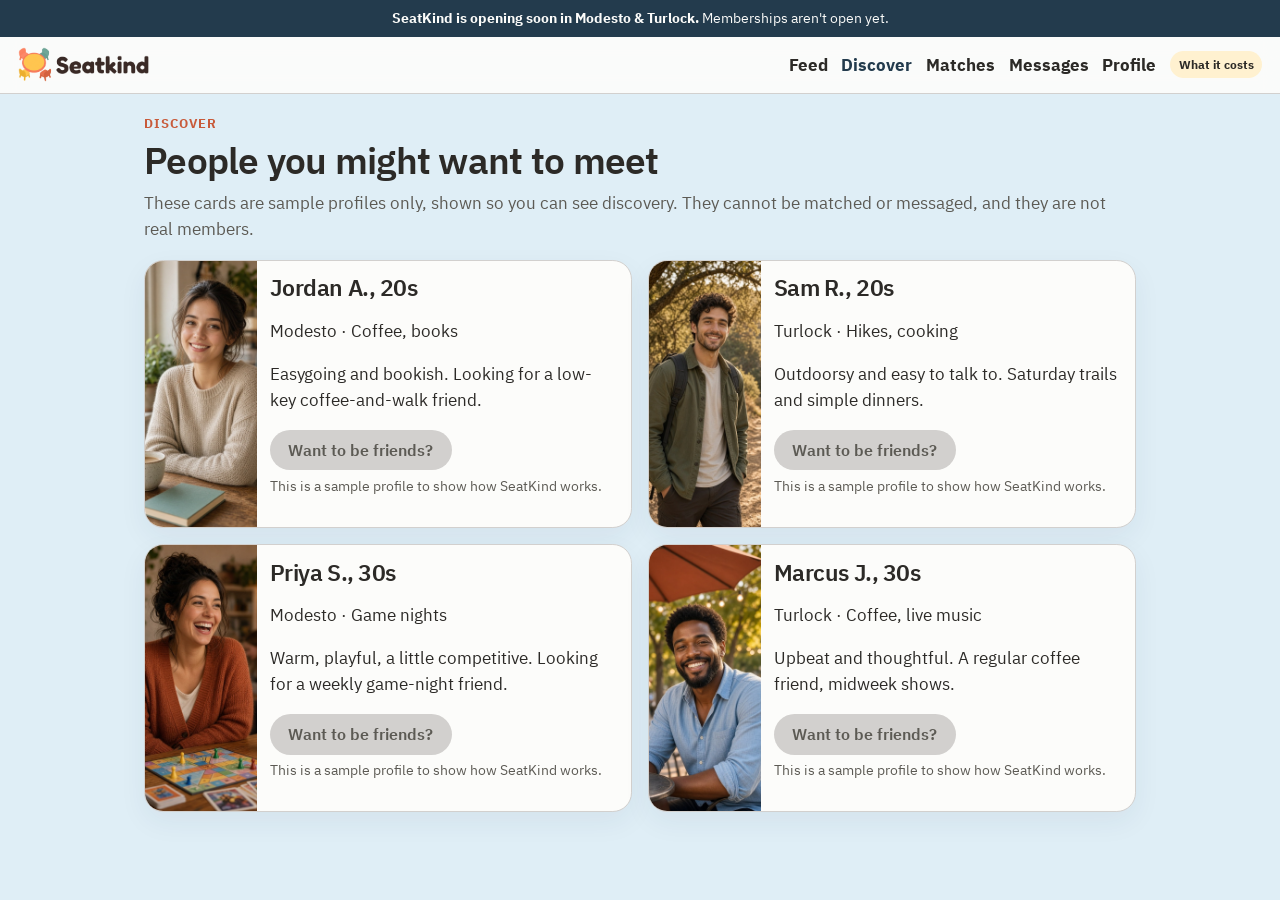
<file: app/discover.html>
<!DOCTYPE html>
<html lang="en">
<head>
  <meta charset="utf-8">
  <meta name="viewport" content="width=device-width, initial-scale=1">
  <title>Discover people — SeatKind</title>
  <meta name="robots" content="noindex, nofollow">
  <link rel="icon" type="image/png" href="../assets/favicon-32.png">
  <link rel="stylesheet" href="styles.css">
</head>
<body>
  <div class="draft-banner"><strong>SeatKind is opening soon in Modesto &amp; Turlock.</strong> Memberships aren't open yet.</div>
  <header class="app-bar">
    <a class="logo" href="../index.html" aria-label="SeatKind home"><img src="../assets/logo-horizontal.png" width="160" height="44" alt="SeatKind"></a>
    <nav class="app-nav" aria-label="App">
        <a href="feed.html">Feed</a>
        <a href="discover.html" aria-current="page">Discover</a>
        <a href="match.html">Matches</a>
        <a href="chat.html">Messages</a>
        <a href="profile.html">Profile</a>
        <a class="price-chip" href="../index.html#pricing">What it costs</a>
    </nav>
  </header>
  <main class="wrap">

    <p class="kicker">Discover</p>
    <h1>People you might want to meet</h1>
    <p class="lede">These cards are sample profiles only, shown so you can see discovery. They cannot be matched or messaged, and they are not real members.</p>
    <div class="people">
      <article class="card person">
        <img src="../assets/samples/jordan-coffee.jpg" alt="Sample photo of Jordan at a coffee shop.">
        <div class="person-body">
          <h2>Jordan A., 20s</h2>
          <p>Modesto · Coffee, books</p>
          <p>Easygoing and bookish. Looking for a low-key coffee-and-walk friend.</p>
          <div class="row">
            <button class="btn btn-disabled" type="button" disabled title="This is a sample profile to show how SeatKind works">Want to be friends?</button>
          </div>
          <p class="hint">This is a sample profile to show how SeatKind works.</p>
        </div>
      </article>
      <article class="card person">
        <img src="../assets/samples/sam-hike.jpg" alt="Sample photo of Sam on a hiking trail.">
        <div class="person-body">
          <h2>Sam R., 20s</h2>
          <p>Turlock · Hikes, cooking</p>
          <p>Outdoorsy and easy to talk to. Saturday trails and simple dinners.</p>
          <div class="row">
            <button class="btn btn-disabled" type="button" disabled title="This is a sample profile to show how SeatKind works">Want to be friends?</button>
          </div>
          <p class="hint">This is a sample profile to show how SeatKind works.</p>
        </div>
      </article>
      <article class="card person">
        <img src="../assets/samples/priya-gamenight.jpg" alt="Sample photo of Priya at a game night.">
        <div class="person-body">
          <h2>Priya S., 30s</h2>
          <p>Modesto · Game nights</p>
          <p>Warm, playful, a little competitive. Looking for a weekly game-night friend.</p>
          <div class="row">
            <button class="btn btn-disabled" type="button" disabled title="This is a sample profile to show how SeatKind works">Want to be friends?</button>
          </div>
          <p class="hint">This is a sample profile to show how SeatKind works.</p>
        </div>
      </article>
      <article class="card person">
        <img src="../assets/samples/marcus-cafe.jpg" alt="Sample photo of Marcus at an outdoor cafe.">
        <div class="person-body">
          <h2>Marcus J., 30s</h2>
          <p>Turlock · Coffee, live music</p>
          <p>Upbeat and thoughtful. A regular coffee friend, midweek shows.</p>
          <div class="row">
            <button class="btn btn-disabled" type="button" disabled title="This is a sample profile to show how SeatKind works">Want to be friends?</button>
          </div>
          <p class="hint">This is a sample profile to show how SeatKind works.</p>
        </div>
      </article>
    </div>

  </main>
  <nav class="bottom-nav" aria-label="App mobile"><a href="feed.html">Feed</a>
      <a href="discover.html" aria-current="page">Discover</a>
      <a href="match.html">Matches</a>
      <a href="chat.html">Messages</a>
      <a href="profile.html">You</a></nav>
  
</body>
</html>
</file>
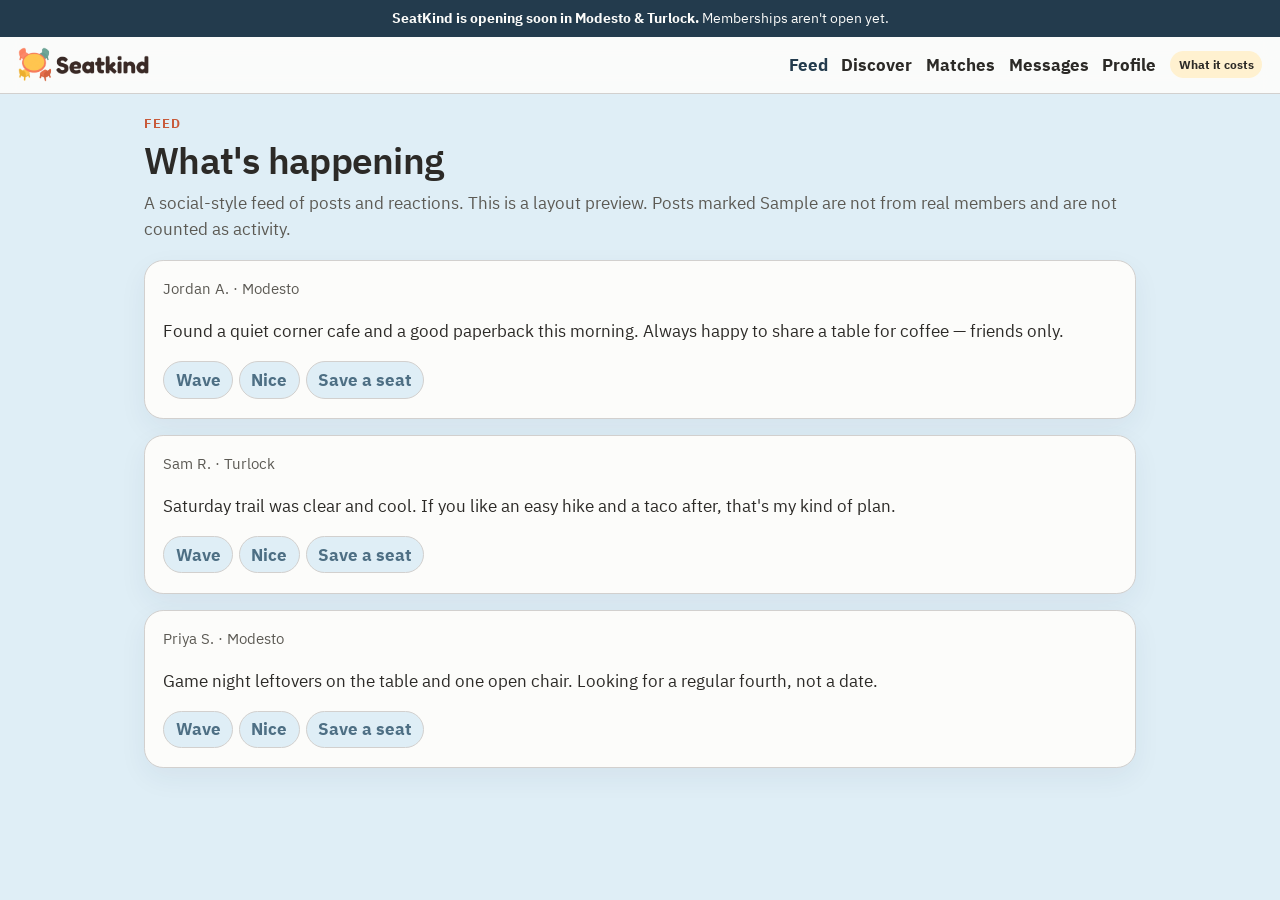
<file: app/feed.html>
<!DOCTYPE html>
<html lang="en">
<head>
  <meta charset="utf-8">
  <meta name="viewport" content="width=device-width, initial-scale=1">
  <title>Feed — SeatKind</title>
  <meta name="robots" content="noindex, nofollow">
  <link rel="icon" type="image/png" href="../assets/favicon-32.png">
  <link rel="stylesheet" href="styles.css">
</head>
<body>
  <div class="draft-banner"><strong>SeatKind is opening soon in Modesto &amp; Turlock.</strong> Memberships aren't open yet.</div>
  <header class="app-bar">
    <a class="logo" href="../index.html" aria-label="SeatKind home"><img src="../assets/logo-horizontal.png" width="160" height="44" alt="SeatKind"></a>
    <nav class="app-nav" aria-label="App">
        <a href="feed.html" aria-current="page">Feed</a>
        <a href="discover.html">Discover</a>
        <a href="match.html">Matches</a>
        <a href="chat.html">Messages</a>
        <a href="profile.html">Profile</a>
        <a class="price-chip" href="../index.html#pricing">What it costs</a>
    </nav>
  </header>
  <main class="wrap">

    <p class="kicker">Feed</p>
    <h1>What's happening</h1>
    <p class="lede">A social-style feed of posts and reactions. This is a layout preview. Posts marked Sample are not from real members and are not counted as activity.</p>
    <div class="feed">
      <article class="card">
        <p class="post-meta">Jordan A. · Modesto</p>
        <p>Found a quiet corner cafe and a good paperback this morning. Always happy to share a table for coffee — friends only.</p>
        <div class="reactions">
          <button class="react" type="button">Wave</button>
          <button class="react" type="button">Nice</button>
          <button class="react" type="button">Save a seat</button>
        </div>
      </article>
      <article class="card">
        <p class="post-meta">Sam R. · Turlock</p>
        <p>Saturday trail was clear and cool. If you like an easy hike and a taco after, that's my kind of plan.</p>
        <div class="reactions">
          <button class="react" type="button">Wave</button>
          <button class="react" type="button">Nice</button>
          <button class="react" type="button">Save a seat</button>
        </div>
      </article>
      <article class="card">
        <p class="post-meta">Priya S. · Modesto</p>
        <p>Game night leftovers on the table and one open chair. Looking for a regular fourth, not a date.</p>
        <div class="reactions">
          <button class="react" type="button">Wave</button>
          <button class="react" type="button">Nice</button>
          <button class="react" type="button">Save a seat</button>
        </div>
      </article>
    </div>

  </main>
  <nav class="bottom-nav" aria-label="App mobile"><a href="feed.html" aria-current="page">Feed</a>
      <a href="discover.html">Discover</a>
      <a href="match.html">Matches</a>
      <a href="chat.html">Messages</a>
      <a href="profile.html">You</a></nav>
  
</body>
</html>
</file>
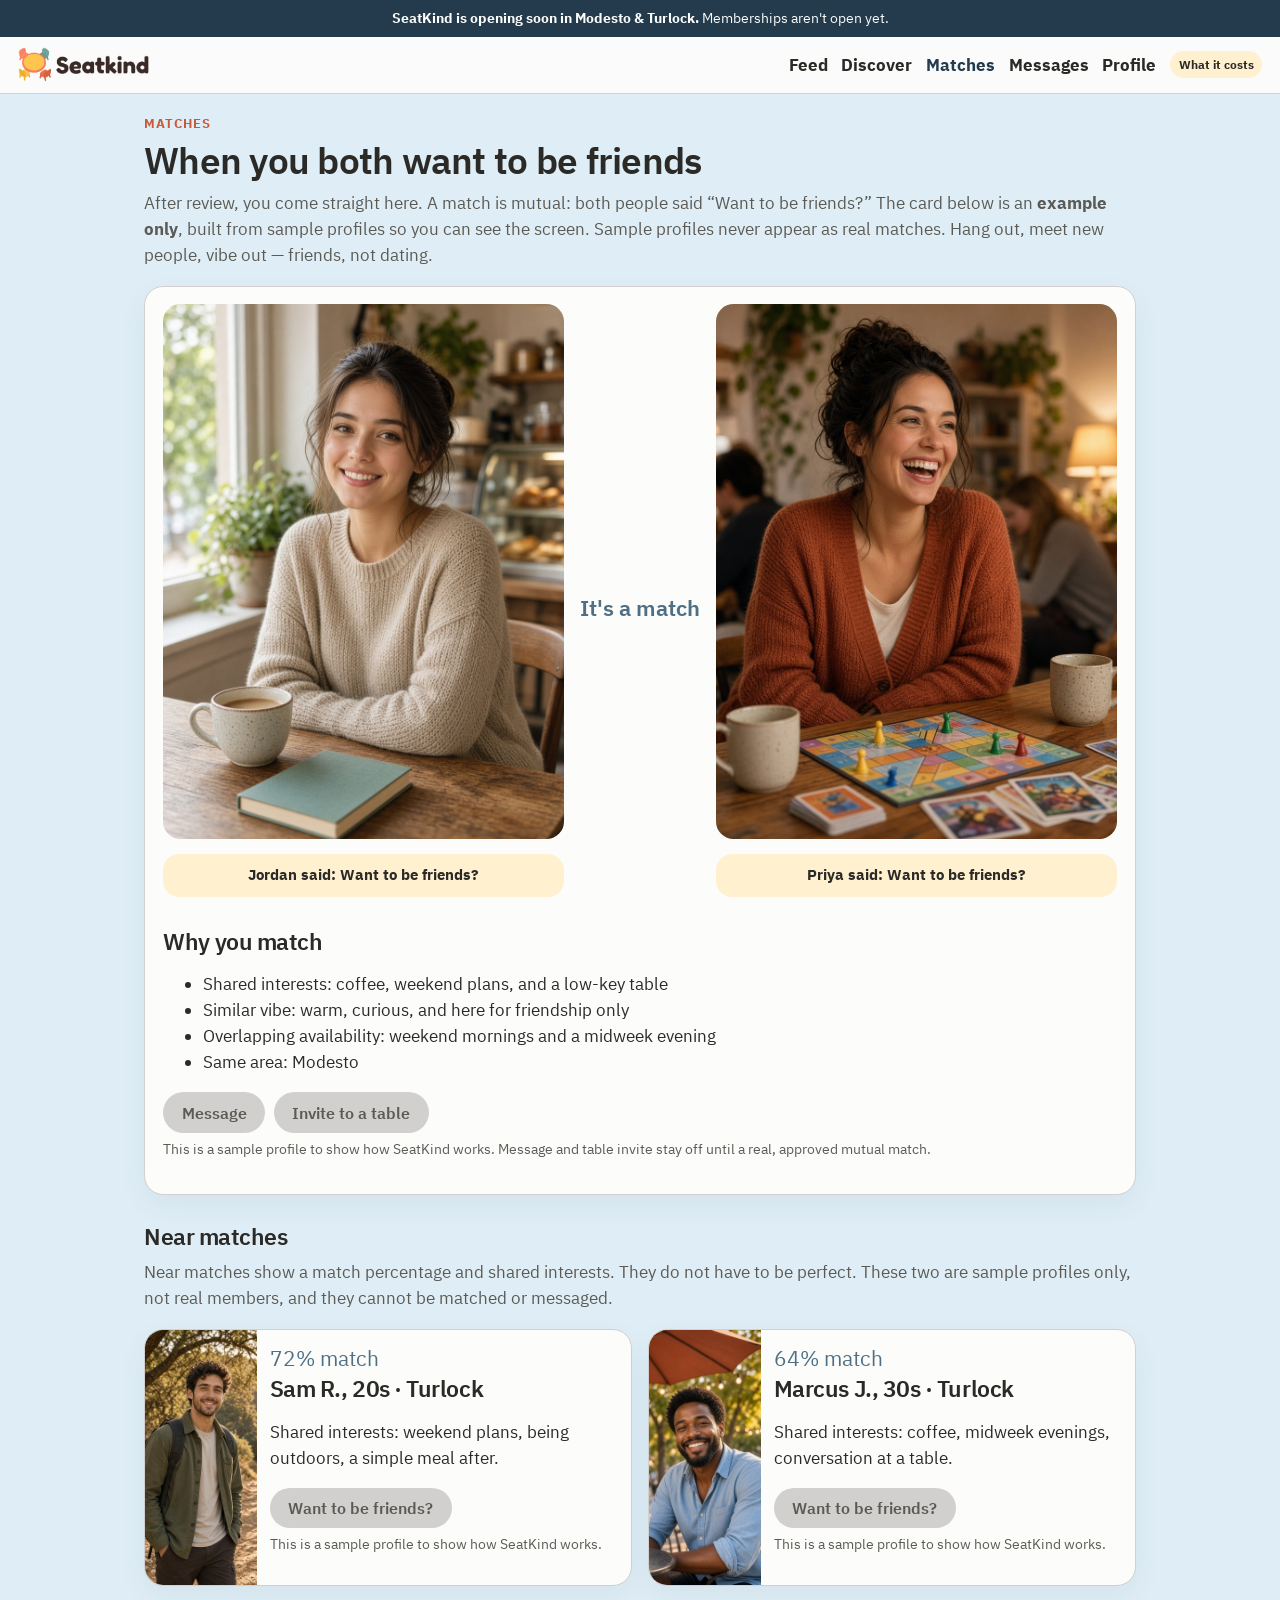
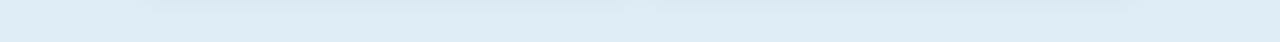
<file: app/match.html>
<!DOCTYPE html>
<html lang="en">
<head>
  <meta charset="utf-8">
  <meta name="viewport" content="width=device-width, initial-scale=1">
  <title>Matches — SeatKind</title>
  <meta name="robots" content="noindex, nofollow">
  <link rel="icon" type="image/png" href="../assets/favicon-32.png">
  <link rel="stylesheet" href="styles.css">
</head>
<body>
  <div class="draft-banner"><strong>SeatKind is opening soon in Modesto &amp; Turlock.</strong> Memberships aren't open yet.</div>
  <header class="app-bar">
    <a class="logo" href="../index.html" aria-label="SeatKind home"><img src="../assets/logo-horizontal.png" width="160" height="44" alt="SeatKind"></a>
    <nav class="app-nav" aria-label="App">
        <a href="feed.html">Feed</a>
        <a href="discover.html">Discover</a>
        <a href="match.html" aria-current="page">Matches</a>
        <a href="chat.html">Messages</a>
        <a href="profile.html">Profile</a>
        <a class="price-chip" href="../index.html#pricing">What it costs</a>
    </nav>
  </header>
  <main class="wrap">

    <p class="kicker">Matches</p>
    <h1>When you both want to be friends</h1>
    <p class="lede">After review, you come straight here. A match is mutual: both people said “Want to be friends?” The card below is an <strong>example only</strong>, built from sample profiles so you can see the screen. Sample profiles never appear as real matches. Hang out, meet new people, vibe out — friends, not dating.</p>
    <div class="card">
      <div class="match-hero">
        <div>
          <img src="../assets/samples/jordan-coffee.jpg" alt="Sample photo of Jordan.">
          <p class="want">Jordan said: Want to be friends?</p>
        </div>
        <p style="font-family:'IBM Plex Sans',sans-serif;font-size:1.4rem;color:#4E6F84;margin:0;font-weight:600">It's a match</p>
        <div>
          <img src="../assets/samples/priya-gamenight.jpg" alt="Sample photo of Priya.">
          <p class="want">Priya said: Want to be friends?</p>
        </div>
      </div>
      <h2 style="margin-top:1rem">Why you match</h2>
      <ul>
        <li>Shared interests: coffee, weekend plans, and a low-key table</li>
        <li>Similar vibe: warm, curious, and here for friendship only</li>
        <li>Overlapping availability: weekend mornings and a midweek evening</li>
        <li>Same area: Modesto</li>
      </ul>
      <div class="row">
        <button class="btn btn-disabled" type="button" disabled title="This is a sample profile to show how SeatKind works">Message</button>
        <button class="btn btn-secondary btn-disabled" type="button" disabled>Invite to a table</button>
      </div>
      <p class="hint">This is a sample profile to show how SeatKind works. Message and table invite stay off until a real, approved mutual match.</p>
    </div>
    <h2 style="margin-top:1.8rem">Near matches</h2>
    <p class="lede">Near matches show a match percentage and shared interests. They do not have to be perfect. These two are sample profiles only, not real members, and they cannot be matched or messaged.</p>
    <div class="matches">
      <article class="card person">
        <img src="../assets/samples/sam-hike.jpg" alt="Sample photo of Sam.">
        <div class="person-body">
          <p class="pct">72% match</p>
          <h2>Sam R., 20s · Turlock</h2>
          <p>Shared interests: weekend plans, being outdoors, a simple meal after.</p>
          <button class="btn btn-disabled" type="button" disabled title="This is a sample profile to show how SeatKind works">Want to be friends?</button>
          <p class="hint">This is a sample profile to show how SeatKind works.</p>
        </div>
      </article>
      <article class="card person">
        <img src="../assets/samples/marcus-cafe.jpg" alt="Sample photo of Marcus.">
        <div class="person-body">
          <p class="pct">64% match</p>
          <h2>Marcus J., 30s · Turlock</h2>
          <p>Shared interests: coffee, midweek evenings, conversation at a table.</p>
          <button class="btn btn-disabled" type="button" disabled title="This is a sample profile to show how SeatKind works">Want to be friends?</button>
          <p class="hint">This is a sample profile to show how SeatKind works.</p>
        </div>
      </article>
    </div>

  </main>
  <nav class="bottom-nav" aria-label="App mobile"><a href="feed.html">Feed</a>
      <a href="discover.html">Discover</a>
      <a href="match.html" aria-current="page">Matches</a>
      <a href="chat.html">Messages</a>
      <a href="profile.html">You</a></nav>
  
</body>
</html>
</file>
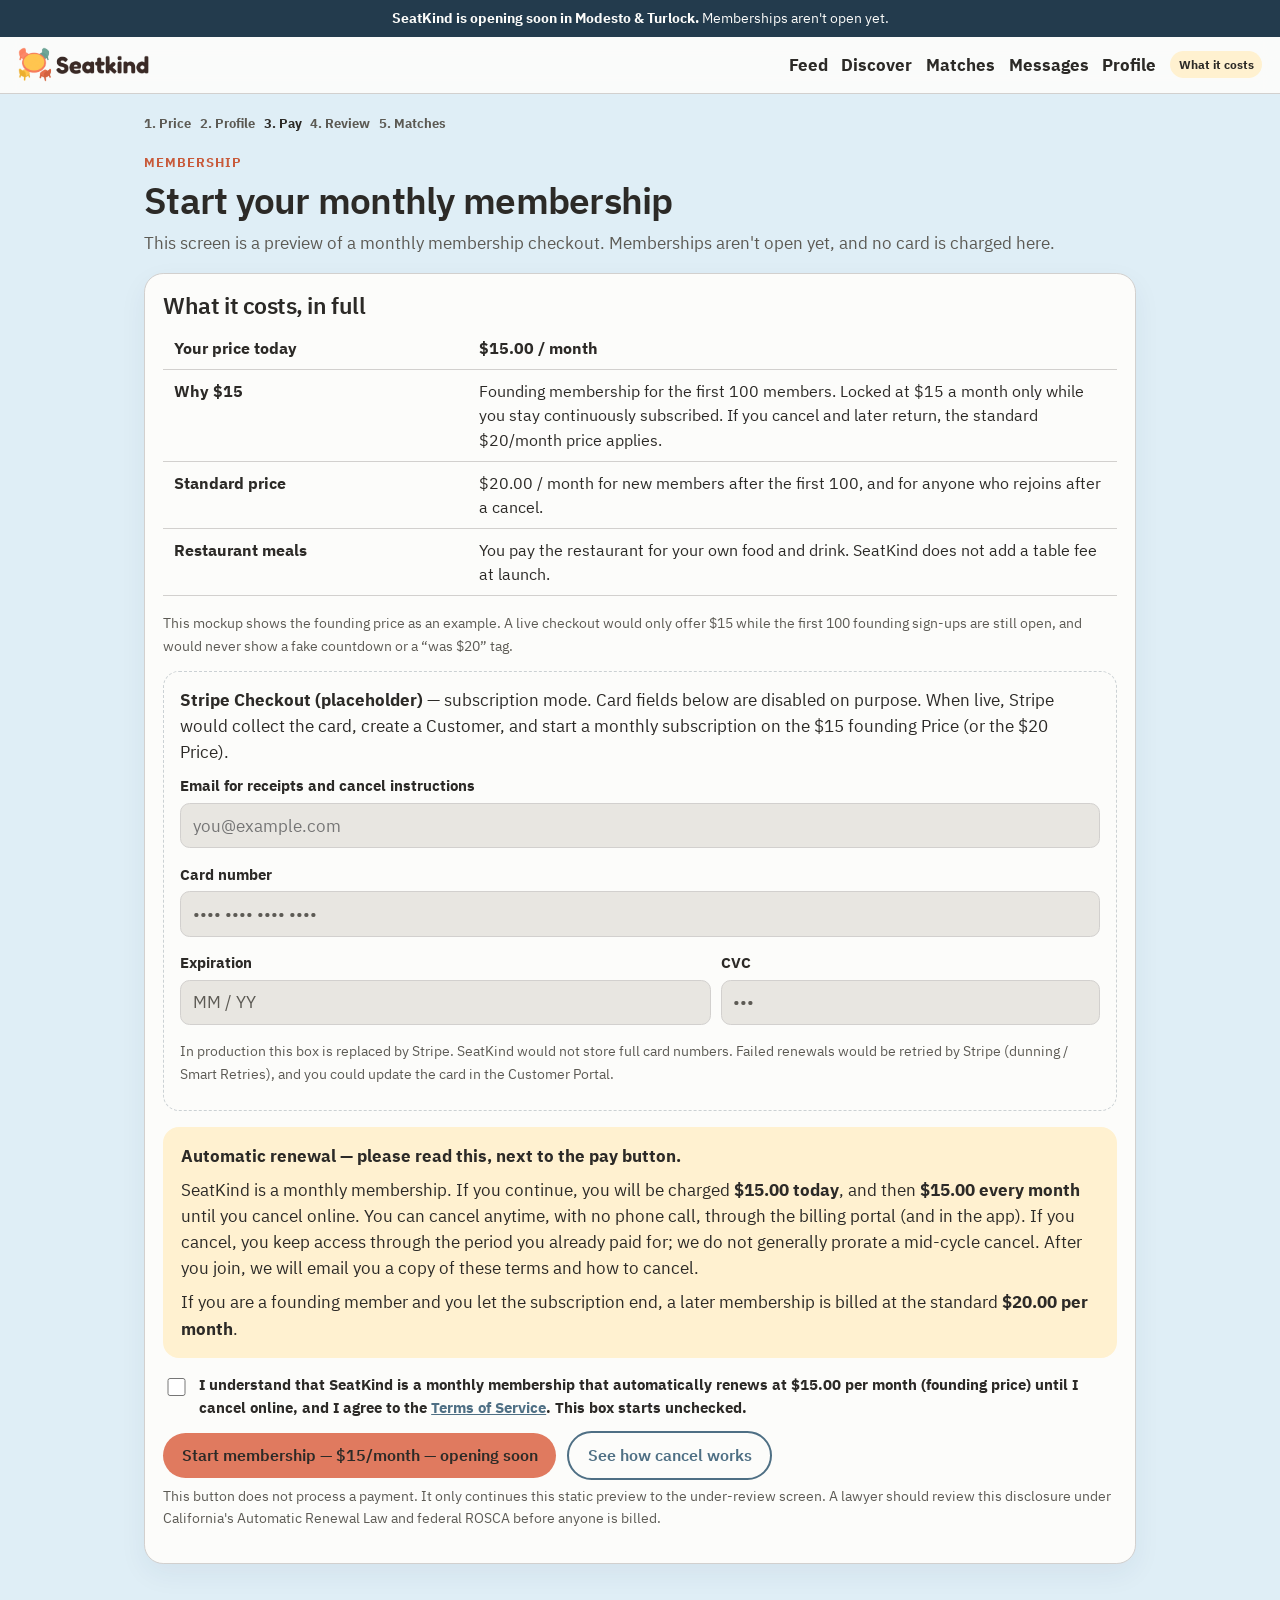
<file: app/pay.html>
<!DOCTYPE html>
<html lang="en">
<head>
  <meta charset="utf-8">
  <meta name="viewport" content="width=device-width, initial-scale=1">
  <title>Pay — SeatKind membership</title>
  <meta name="robots" content="noindex, nofollow">
  <link rel="icon" type="image/png" href="../assets/favicon-32.png">
  <link rel="stylesheet" href="styles.css">
</head>
<body>
  <div class="draft-banner"><strong>SeatKind is opening soon in Modesto &amp; Turlock.</strong> Memberships aren't open yet.</div>
  <header class="app-bar">
    <a class="logo" href="../index.html" aria-label="SeatKind home"><img src="../assets/logo-horizontal.png" width="160" height="44" alt="SeatKind"></a>
    <nav class="app-nav" aria-label="App">
        <a href="feed.html">Feed</a>
        <a href="discover.html">Discover</a>
        <a href="match.html">Matches</a>
        <a href="chat.html">Messages</a>
        <a href="profile.html">Profile</a>
        <a class="price-chip" href="../index.html#pricing">What it costs</a>
    </nav>
  </header>
  <main class="wrap">

    <ol class="flow-steps" aria-label="Sign-up steps">
      <li>1. Price</li>
      <li>2. Profile</li>
      <li aria-current="step">3. Pay</li>
      <li>4. Review</li>
      <li>5. Matches</li>
    </ol>
    <p class="kicker">Membership</p>
    <h1>Start your monthly membership</h1>
    <p class="lede">This screen is a preview of a monthly membership checkout. Memberships aren't open yet, and no card is charged here.</p>

    <form class="card" id="pay-form" action="#" method="post" onsubmit="return false;">
      <h2>What it costs, in full</h2>
      <table class="costs-table">
        <tbody>
          <tr>
            <th scope="row">Your price today</th>
            <td class="price-cell"><strong>$15.00 / month</strong></td>
          </tr>
          <tr>
            <th scope="row">Why $15</th>
            <td>Founding membership for the first 100 members. Locked at $15 a month only while you stay continuously subscribed. If you cancel and later return, the standard $20/month price applies.</td>
          </tr>
          <tr>
            <th scope="row">Standard price</th>
            <td>$20.00 / month for new members after the first 100, and for anyone who rejoins after a cancel.</td>
          </tr>
          <tr>
            <th scope="row">Restaurant meals</th>
            <td>You pay the restaurant for your own food and drink. SeatKind does not add a table fee at launch.</td>
          </tr>
        </tbody>
      </table>
      <p class="hint">This mockup shows the founding price as an example. A live checkout would only offer $15 while the first 100 founding sign-ups are still open, and would never show a fake countdown or a “was $20” tag.</p>

      <div class="stripe-box" aria-label="Placeholder for Stripe Checkout">
        <p><strong>Stripe Checkout (placeholder)</strong> — subscription mode. Card fields below are disabled on purpose. When live, Stripe would collect the card, create a Customer, and start a monthly subscription on the $15 founding Price (or the $20 Price).</p>
        <div class="field">
          <label for="email">Email for receipts and cancel instructions</label>
          <input id="email" name="email" type="email" required autocomplete="email" placeholder="you@example.com" disabled>
        </div>
        <div class="field">
          <label for="card">Card number</label>
          <input id="card" type="text" value="•••• •••• •••• ••••" disabled aria-disabled="true">
        </div>
        <div class="card-row two">
          <div class="field">
            <label for="exp">Expiration</label>
            <input id="exp" type="text" value="MM / YY" disabled aria-disabled="true">
          </div>
          <div class="field">
            <label for="cvc">CVC</label>
            <input id="cvc" type="text" value="•••" disabled aria-disabled="true">
          </div>
        </div>
        <p class="hint">In production this box is replaced by Stripe. SeatKind would not store full card numbers. Failed renewals would be retried by Stripe (dunning / Smart Retries), and you could update the card in the Customer Portal.</p>
      </div>

      <div class="disclosure" id="renew-disclosure">
        <p><strong>Automatic renewal — please read this, next to the pay button.</strong></p>
        <p>SeatKind is a monthly membership. If you continue, you will be charged <strong>$15.00 today</strong>, and then <strong>$15.00 every month</strong> until you cancel online. You can cancel anytime, with no phone call, through the billing portal (and in the app). If you cancel, you keep access through the period you already paid for; we do not generally prorate a mid-cycle cancel. After you join, we will email you a copy of these terms and how to cancel.</p>
        <p>If you are a founding member and you let the subscription end, a later membership is billed at the standard <strong>$20.00 per month</strong>.</p>
      </div>

      <label class="check">
        <input type="checkbox" name="renew_consent" id="renew_consent" value="yes" required>
        <span>I understand that SeatKind is a monthly membership that <strong>automatically renews at $15.00 per month</strong> (founding price) until I cancel online, and I agree to the <a href="../legal/terms-of-service.html">Terms of Service</a>. This box starts unchecked.</span>
      </label>

      <div class="pay-actions">
        <a class="btn" href="../opening-soon.html">Start membership — $15/month — opening soon</a>
        <a class="btn btn-secondary" href="cancel.html">See how cancel works</a>
      </div>
      <p class="hint">This button does not process a payment. It only continues this static preview to the under-review screen. A lawyer should review this disclosure under California's Automatic Renewal Law and federal ROSCA before anyone is billed.</p>
      <p class="status" id="pay-status" role="status" hidden></p>
    </form>

  </main>
  <nav class="bottom-nav" aria-label="App mobile"><a href="feed.html">Feed</a>
      <a href="discover.html">Discover</a>
      <a href="match.html">Matches</a>
      <a href="chat.html">Messages</a>
      <a href="profile.html">You</a></nav>

  <script>
    document.getElementById("pay-form").addEventListener("submit", function (e) {
      e.preventDefault();
      if (this.reportValidity && !this.reportValidity()) return;
      if (!document.getElementById("renew_consent").checked) {
        alert("Please tick the automatic-renewal box if you want to continue this preview. On a live page, we would not start a subscription without that consent.");
        return;
      }
      window.location.href = "review.html";
    });
  </script>

  <script>
    document.querySelectorAll("form").forEach(function (f) {
      f.addEventListener("submit", function (e) { e.preventDefault(); window.location.href = "../opening-soon.html"; });
    });
  </script>
</body>
</html>
</file>
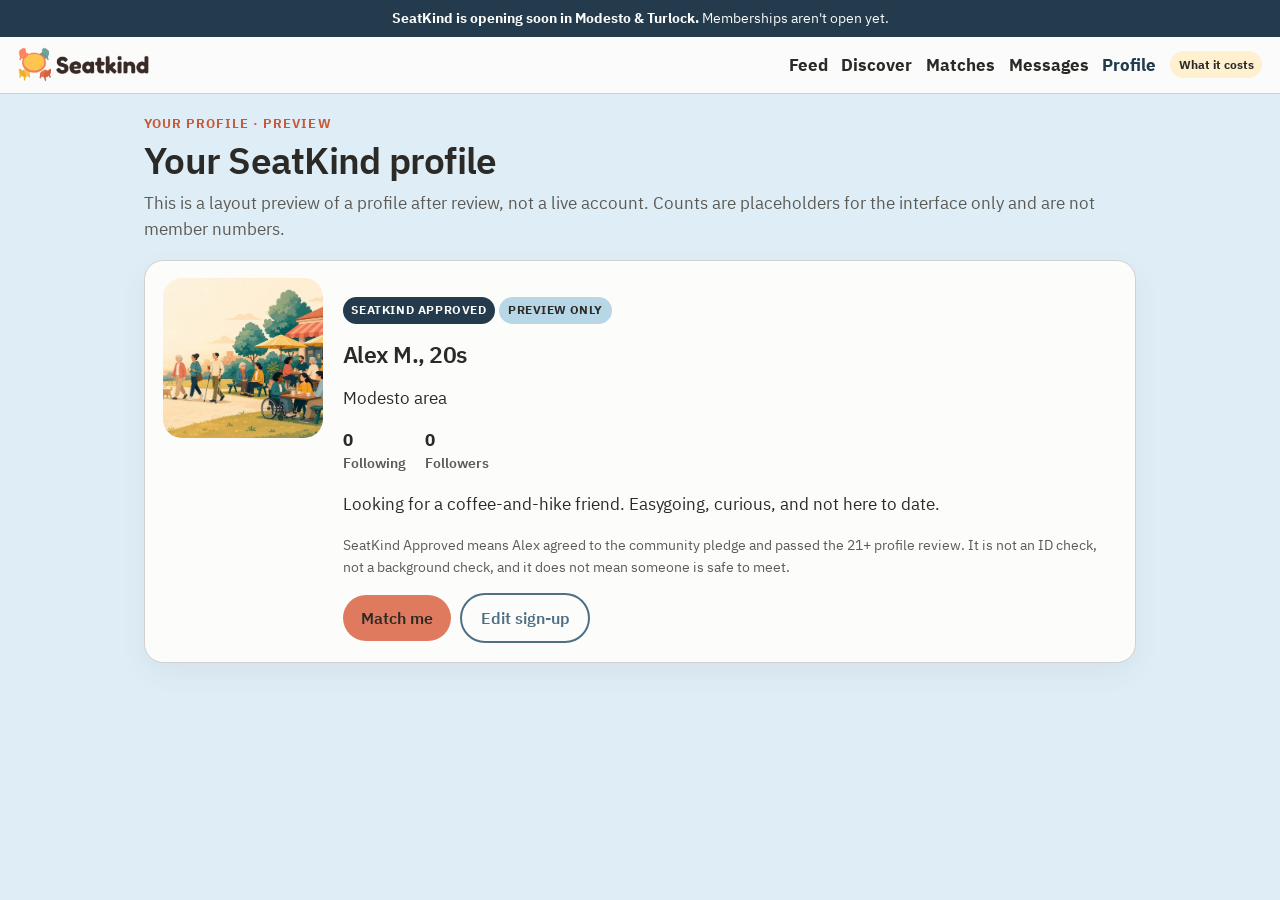
<file: app/profile.html>
<!DOCTYPE html>
<html lang="en">
<head>
  <meta charset="utf-8">
  <meta name="viewport" content="width=device-width, initial-scale=1">
  <title>Your profile — SeatKind</title>
  <meta name="robots" content="noindex, nofollow">
  <link rel="icon" type="image/png" href="../assets/favicon-32.png">
  <link rel="stylesheet" href="styles.css">
</head>
<body>
  <div class="draft-banner"><strong>SeatKind is opening soon in Modesto &amp; Turlock.</strong> Memberships aren't open yet.</div>
  <header class="app-bar">
    <a class="logo" href="../index.html" aria-label="SeatKind home"><img src="../assets/logo-horizontal.png" width="160" height="44" alt="SeatKind"></a>
    <nav class="app-nav" aria-label="App">
        <a href="feed.html">Feed</a>
        <a href="discover.html">Discover</a>
        <a href="match.html">Matches</a>
        <a href="chat.html">Messages</a>
        <a href="profile.html" aria-current="page">Profile</a>
        <a class="price-chip" href="../index.html#pricing">What it costs</a>
    </nav>
  </header>
  <main class="wrap">

    <p class="kicker">Your profile · preview</p>
    <h1>Your SeatKind profile</h1>
    <p class="lede">This is a layout preview of a profile after review, not a live account. Counts are placeholders for the interface only and are not member numbers.</p>
    <div class="card profile-head">
      <img class="avatar" src="../assets/hero-scene-900.jpg" width="200" height="200" alt="Placeholder crop from the SeatKind hero illustration — not a member photo." style="object-position:30% 40%">
      <div>
        <p><span class="badge-approved">SeatKind Approved</span> <span class="review-pill">Preview only</span></p>
        <h2>Alex M., 20s</h2>
        <p>Modesto area</p>
        <div class="counts">
          <div>0 <span>Following</span></div>
          <div>0 <span>Followers</span></div>
        </div>
        <p>Looking for a coffee-and-hike friend. Easygoing, curious, and not here to date.</p>
        <p class="hint">SeatKind Approved means Alex agreed to the community pledge and passed the 21+ profile review. It is not an ID check, not a background check, and it does not mean someone is safe to meet.</p>
        <div class="row" style="margin-top:0.8rem">
          <a class="btn" href="match.html">Match me</a>
          <a class="btn btn-secondary" href="signup.html">Edit sign-up</a>
        </div>
      </div>
    </div>

  </main>
  <nav class="bottom-nav" aria-label="App mobile"><a href="feed.html">Feed</a>
      <a href="discover.html">Discover</a>
      <a href="match.html">Matches</a>
      <a href="chat.html">Messages</a>
      <a href="profile.html" aria-current="page">You</a></nav>
  
</body>
</html>
</file>
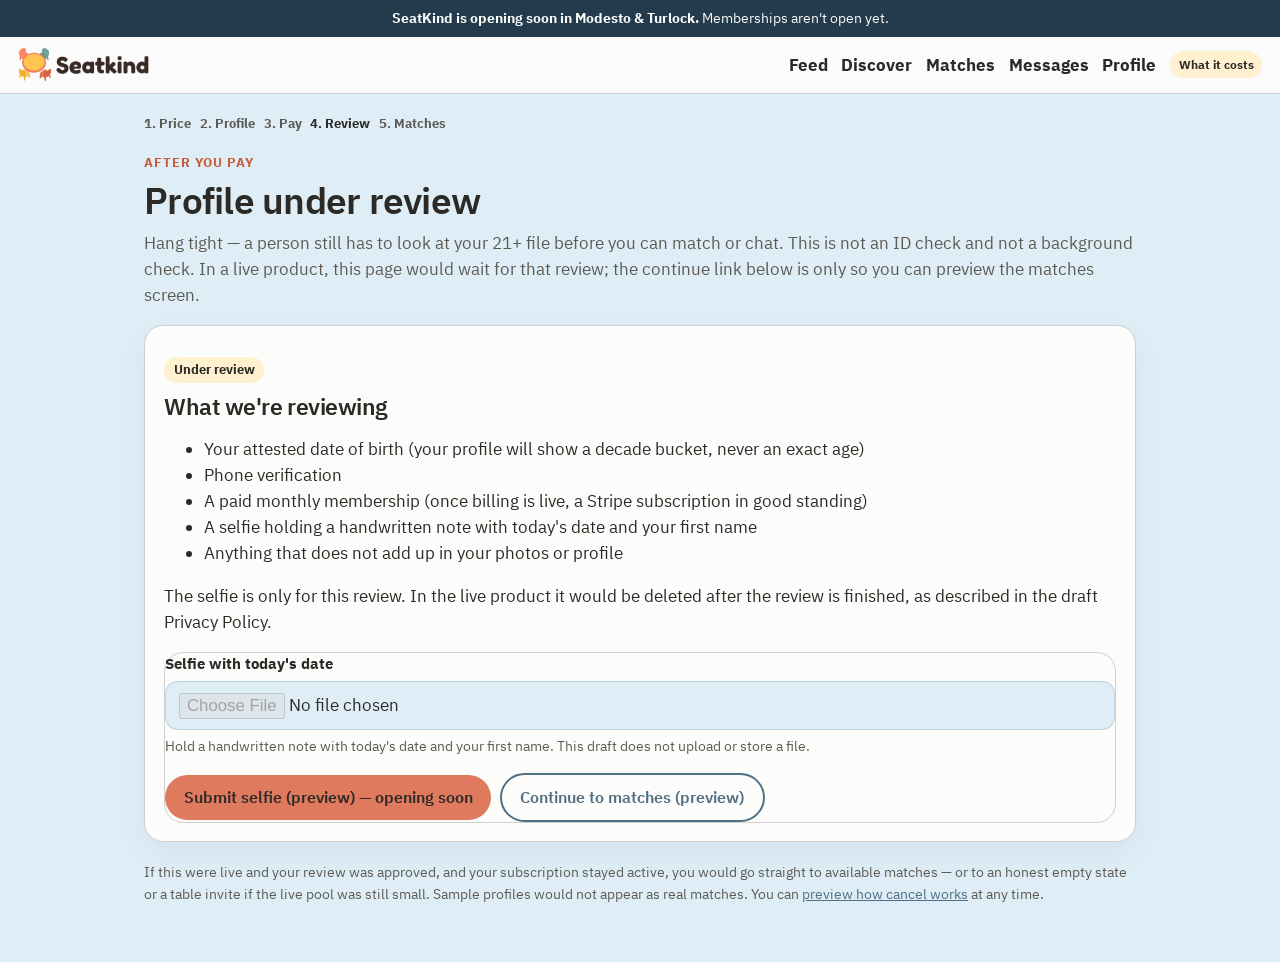
<file: app/review.html>
<!DOCTYPE html>
<html lang="en">
<head>
  <meta charset="utf-8">
  <meta name="viewport" content="width=device-width, initial-scale=1">
  <title>Profile under review — SeatKind</title>
  <meta name="robots" content="noindex, nofollow">
  <link rel="icon" type="image/png" href="../assets/favicon-32.png">
  <link rel="stylesheet" href="styles.css">
</head>
<body>
  <div class="draft-banner"><strong>SeatKind is opening soon in Modesto &amp; Turlock.</strong> Memberships aren't open yet.</div>
  <header class="app-bar">
    <a class="logo" href="../index.html" aria-label="SeatKind home"><img src="../assets/logo-horizontal.png" width="160" height="44" alt="SeatKind"></a>
    <nav class="app-nav" aria-label="App">
        <a href="feed.html">Feed</a>
        <a href="discover.html">Discover</a>
        <a href="match.html">Matches</a>
        <a href="chat.html">Messages</a>
        <a href="profile.html">Profile</a>
        <a class="price-chip" href="../index.html#pricing">What it costs</a>
    </nav>
  </header>
  <main class="wrap">

    <ol class="flow-steps" aria-label="Sign-up steps">
      <li>1. Price</li>
      <li>2. Profile</li>
      <li>3. Pay</li>
      <li aria-current="step">4. Review</li>
      <li>5. Matches</li>
    </ol>
    <p class="kicker">After you pay</p>
    <h1>Profile under review</h1>
    <p class="lede">Hang tight — a person still has to look at your 21+ file before you can match or chat. This is not an ID check and not a background check. In a live product, this page would wait for that review; the continue link below is only so you can preview the matches screen.</p>

    <div class="review-panel">
      <p class="status-pill">Under review</p>
      <h2>What we're reviewing</h2>
      <ul>
        <li>Your attested date of birth (your profile will show a decade bucket, never an exact age)</li>
        <li>Phone verification</li>
        <li>A paid monthly membership (once billing is live, a Stripe subscription in good standing)</li>
        <li>A selfie holding a handwritten note with today's date and your first name</li>
        <li>Anything that does not add up in your photos or profile</li>
      </ul>
      <p>The selfie is only for this review. In the live product it would be deleted after the review is finished, as described in the draft Privacy Policy.</p>

      <form class="card" id="selfie-form" style="box-shadow:none;margin:1rem 0 0;padding:0" action="#" method="post" onsubmit="return false;">
        <div class="field">
          <label for="selfie">Selfie with today's date</label>
          <input id="selfie" name="selfie" type="file" accept="image/*" disabled>
          <span class="hint">Hold a handwritten note with today's date and your first name. This draft does not upload or store a file.</span>
        </div>
        <div class="row">
          <a class="btn" href="../opening-soon.html">Submit selfie (preview) — opening soon</a>
          <a class="btn btn-secondary" href="match.html">Continue to matches (preview)</a>
        </div>
        <p class="status" id="selfie-status" role="status" hidden></p>
      </form>
    </div>

    <p class="hint" style="margin-top:1.2rem">If this were live and your review was approved, and your subscription stayed active, you would go straight to available matches — or to an honest empty state or a table invite if the live pool was still small. Sample profiles would not appear as real matches. You can <a href="cancel.html">preview how cancel works</a> at any time.</p>

  </main>
  <nav class="bottom-nav" aria-label="App mobile"><a href="feed.html">Feed</a>
      <a href="discover.html">Discover</a>
      <a href="match.html">Matches</a>
      <a href="chat.html">Messages</a>
      <a href="profile.html">You</a></nav>

  <script>
    document.getElementById("selfie-form").addEventListener("submit", function (e) {
      e.preventDefault();
      var s = document.getElementById("selfie-status");
      s.hidden = false;
      s.classList.add("is-visible");
      s.textContent = "This draft does not upload a selfie or start a review. If it were live, your profile would stay under review until a person finished the 21+ check. Then you would go to available matches.";
    });
  </script>

  <script>
    document.querySelectorAll("form").forEach(function (f) {
      f.addEventListener("submit", function (e) { e.preventDefault(); window.location.href = "../opening-soon.html"; });
    });
  </script>
</body>
</html>
</file>
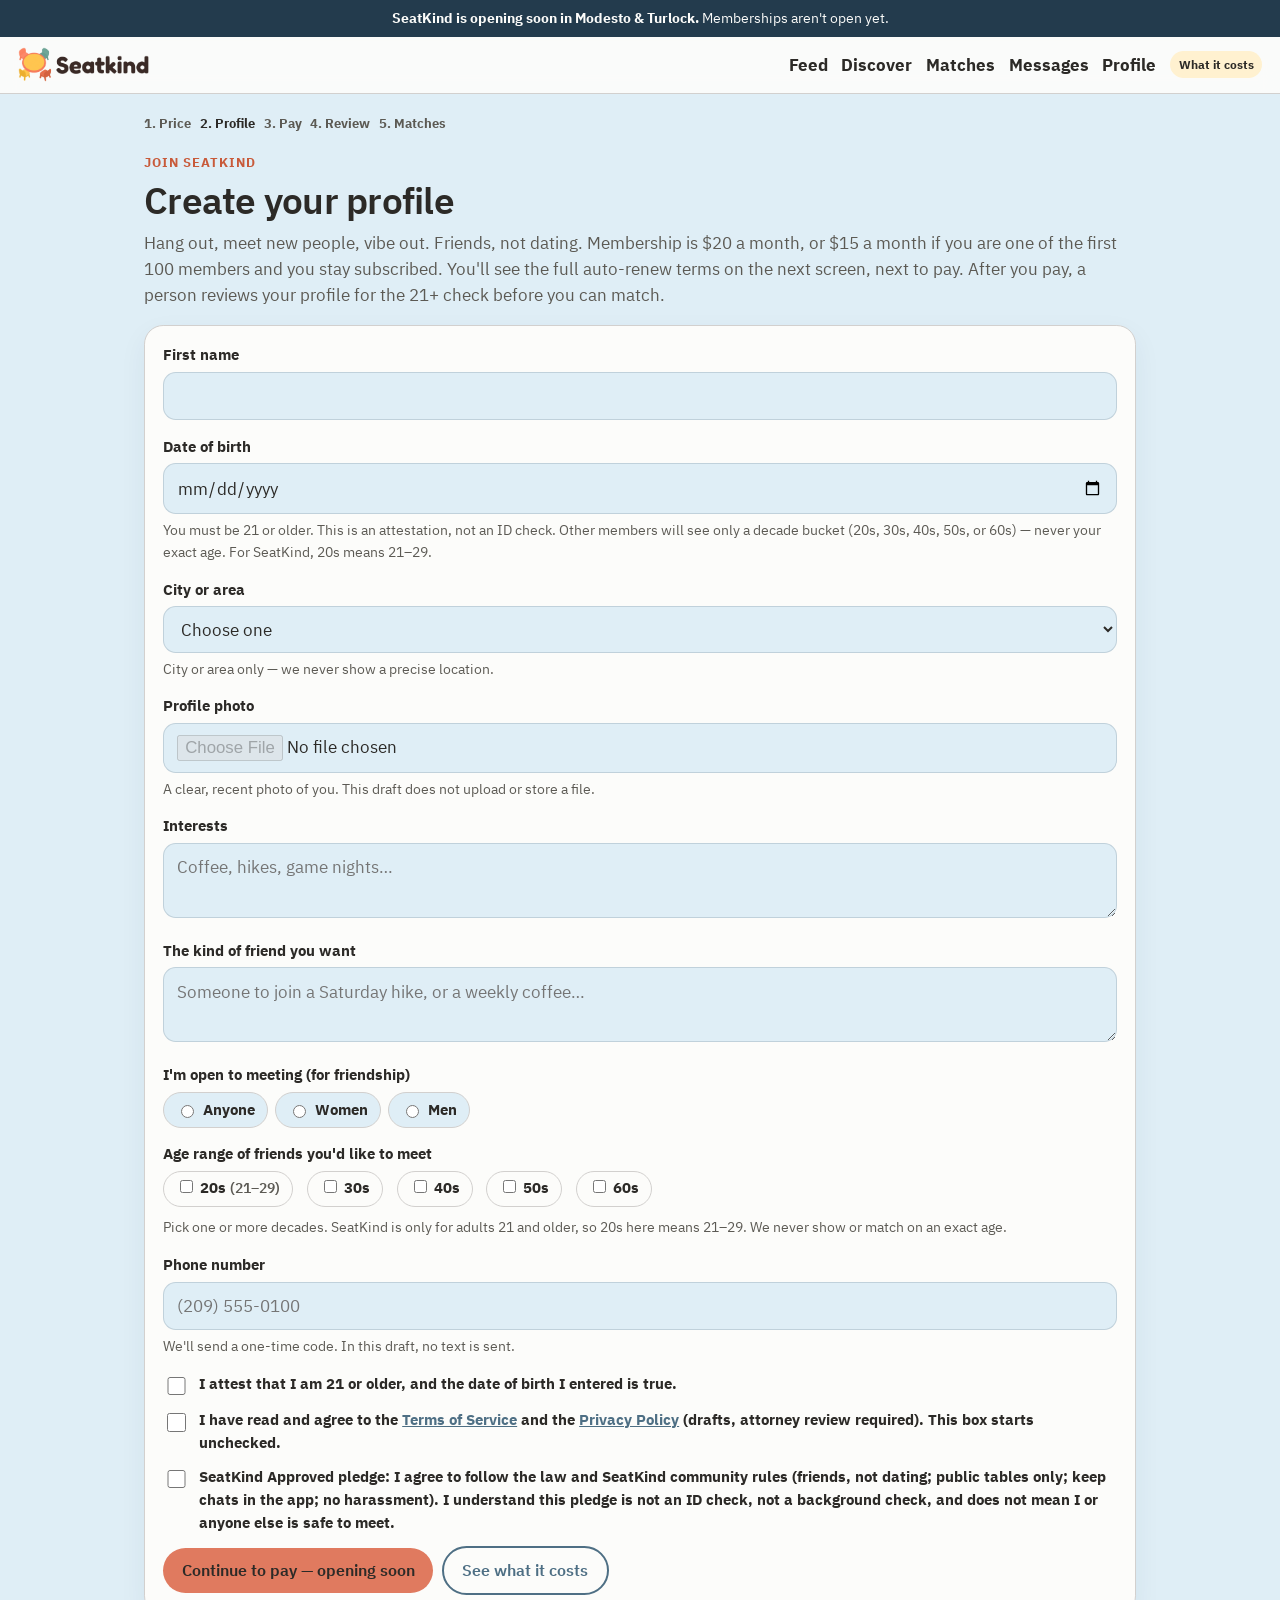
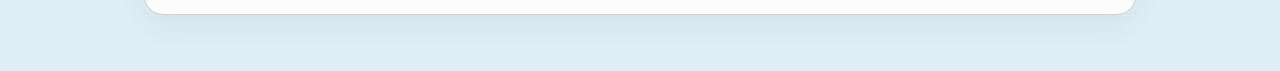
<file: app/signup.html>
<!DOCTYPE html>
<html lang="en">
<head>
  <meta charset="utf-8">
  <meta name="viewport" content="width=device-width, initial-scale=1">
  <title>Create your profile — SeatKind</title>
  <meta name="robots" content="noindex, nofollow">
  <link rel="icon" type="image/png" href="../assets/favicon-32.png">
  <link rel="stylesheet" href="styles.css">
</head>
<body>
  <div class="draft-banner"><strong>SeatKind is opening soon in Modesto &amp; Turlock.</strong> Memberships aren't open yet.</div>
  <header class="app-bar">
    <a class="logo" href="../index.html" aria-label="SeatKind home"><img src="../assets/logo-horizontal.png" width="160" height="44" alt="SeatKind"></a>
    <nav class="app-nav" aria-label="App">
        <a href="feed.html">Feed</a>
        <a href="discover.html">Discover</a>
        <a href="match.html">Matches</a>
        <a href="chat.html">Messages</a>
        <a href="profile.html">Profile</a>
        <a class="price-chip" href="../index.html#pricing">What it costs</a>
    </nav>
  </header>
  <main class="wrap">

    <ol class="flow-steps" aria-label="Sign-up steps">
      <li>1. Price</li>
      <li aria-current="step">2. Profile</li>
      <li>3. Pay</li>
      <li>4. Review</li>
      <li>5. Matches</li>
    </ol>
    <p class="kicker">Join SeatKind</p>
    <h1>Create your profile</h1>
    <p class="lede">Hang out, meet new people, vibe out. Friends, not dating. Membership is $20 a month, or $15 a month if you are one of the first 100 members and you stay subscribed. You'll see the full auto-renew terms on the next screen, next to pay. After you pay, a person reviews your profile for the 21+ check before you can match.</p>
    <form class="card" id="signup-form" action="#" method="post" onsubmit="return false;">
      <div class="field">
        <label for="name">First name</label>
        <input id="name" name="name" type="text" required maxlength="80" autocomplete="given-name">
      </div>
      <div class="field">
        <label for="dob">Date of birth</label>
        <input id="dob" name="dob" type="date" required max="2005-11-25">
        <span class="hint">You must be 21 or older. This is an attestation, not an ID check. Other members will see only a decade bucket (20s, 30s, 40s, 50s, or 60s) — never your exact age. For SeatKind, 20s means 21–29.</span>
      </div>
      <div class="field">
        <label for="area">City or area</label>
        <select id="area" name="area" required>
          <option value="" selected disabled>Choose one</option>
          <option>Modesto</option>
          <option>Turlock</option>
          <option>Modesto area</option>
          <option>Turlock area</option>
        </select>
        <span class="hint">City or area only — we never show a precise location.</span>
      </div>
      <div class="field">
        <label for="photo">Profile photo</label>
        <input id="photo" name="photo" type="file" accept="image/*" disabled>
        <span class="hint">A clear, recent photo of you. This draft does not upload or store a file.</span>
      </div>
      <div class="field">
        <label for="interests">Interests</label>
        <textarea id="interests" name="interests" required placeholder="Coffee, hikes, game nights…"></textarea>
      </div>
      <div class="field">
        <label for="want">The kind of friend you want</label>
        <textarea id="want" name="want" required placeholder="Someone to join a Saturday hike, or a weekly coffee…"></textarea>
      </div>
      <div class="field">
        <span class="label">I'm open to meeting (for friendship)</span>
        <div class="choices">
          <label><input type="radio" name="open_to" value="anyone" required> Anyone</label>
          <label><input type="radio" name="open_to" value="women"> Women</label>
          <label><input type="radio" name="open_to" value="men"> Men</label>
        </div>
      </div>
      <div class="field">
        <span class="label">Age range of friends you'd like to meet</span>
        <div class="decade-choices">
          <label><input type="checkbox" name="decades" value="20s"> 20s <span class="hint" style="display:inline;font-weight:600">(21–29)</span></label>
          <label><input type="checkbox" name="decades" value="30s"> 30s</label>
          <label><input type="checkbox" name="decades" value="40s"> 40s</label>
          <label><input type="checkbox" name="decades" value="50s"> 50s</label>
          <label><input type="checkbox" name="decades" value="60s"> 60s</label>
        </div>
        <span class="hint">Pick one or more decades. SeatKind is only for adults 21 and older, so 20s here means 21–29. We never show or match on an exact age.</span>
      </div>
      <div class="field">
        <label for="phone">Phone number</label>
        <input id="phone" name="phone" type="tel" required autocomplete="tel" placeholder="(209) 555-0100">
        <span class="hint">We'll send a one-time code. In this draft, no text is sent.</span>
      </div>
      <label class="check">
        <input type="checkbox" name="age_attest" value="yes" required>
        <span>I attest that I am 21 or older, and the date of birth I entered is true.</span>
      </label>
      <label class="check">
        <input type="checkbox" name="terms" value="yes" required>
        <span>I have read and agree to the <a href="../legal/terms-of-service.html">Terms of Service</a> and the <a href="../legal/privacy-policy.html">Privacy Policy</a> (drafts, attorney review required). This box starts unchecked.</span>
      </label>
      <label class="check">
        <input type="checkbox" name="pledge" value="yes" required>
        <span>SeatKind Approved pledge: I agree to follow the law and SeatKind community rules (friends, not dating; public tables only; keep chats in the app; no harassment). I understand this pledge is not an ID check, not a background check, and does not mean I or anyone else is safe to meet.</span>
      </label>
      <div class="row">
        <a class="btn" href="../opening-soon.html">Continue to pay — opening soon</a>
        <a class="btn btn-secondary" href="../index.html#pricing">See what it costs</a>
      </div>
      <p class="status" id="form-status" role="status" hidden></p>
    </form>

  </main>
  <nav class="bottom-nav" aria-label="App mobile"><a href="feed.html">Feed</a>
      <a href="discover.html">Discover</a>
      <a href="match.html">Matches</a>
      <a href="chat.html">Messages</a>
      <a href="profile.html">You</a></nav>

  <script>
    document.getElementById("signup-form").addEventListener("submit", function (e) {
      e.preventDefault();
      if (this.reportValidity && !this.reportValidity()) return;
      var picked = this.querySelectorAll('input[name="decades"]:checked');
      if (!picked.length) {
        alert("Please pick at least one age-range decade. The minimum is 21.");
        return;
      }
      window.location.href = "pay.html";
    });
  </script>


  <script>
    document.querySelectorAll("form").forEach(function (f) {
      f.addEventListener("submit", function (e) { e.preventDefault(); window.location.href = "../opening-soon.html"; });
    });
  </script>
</body>
</html>
</file>
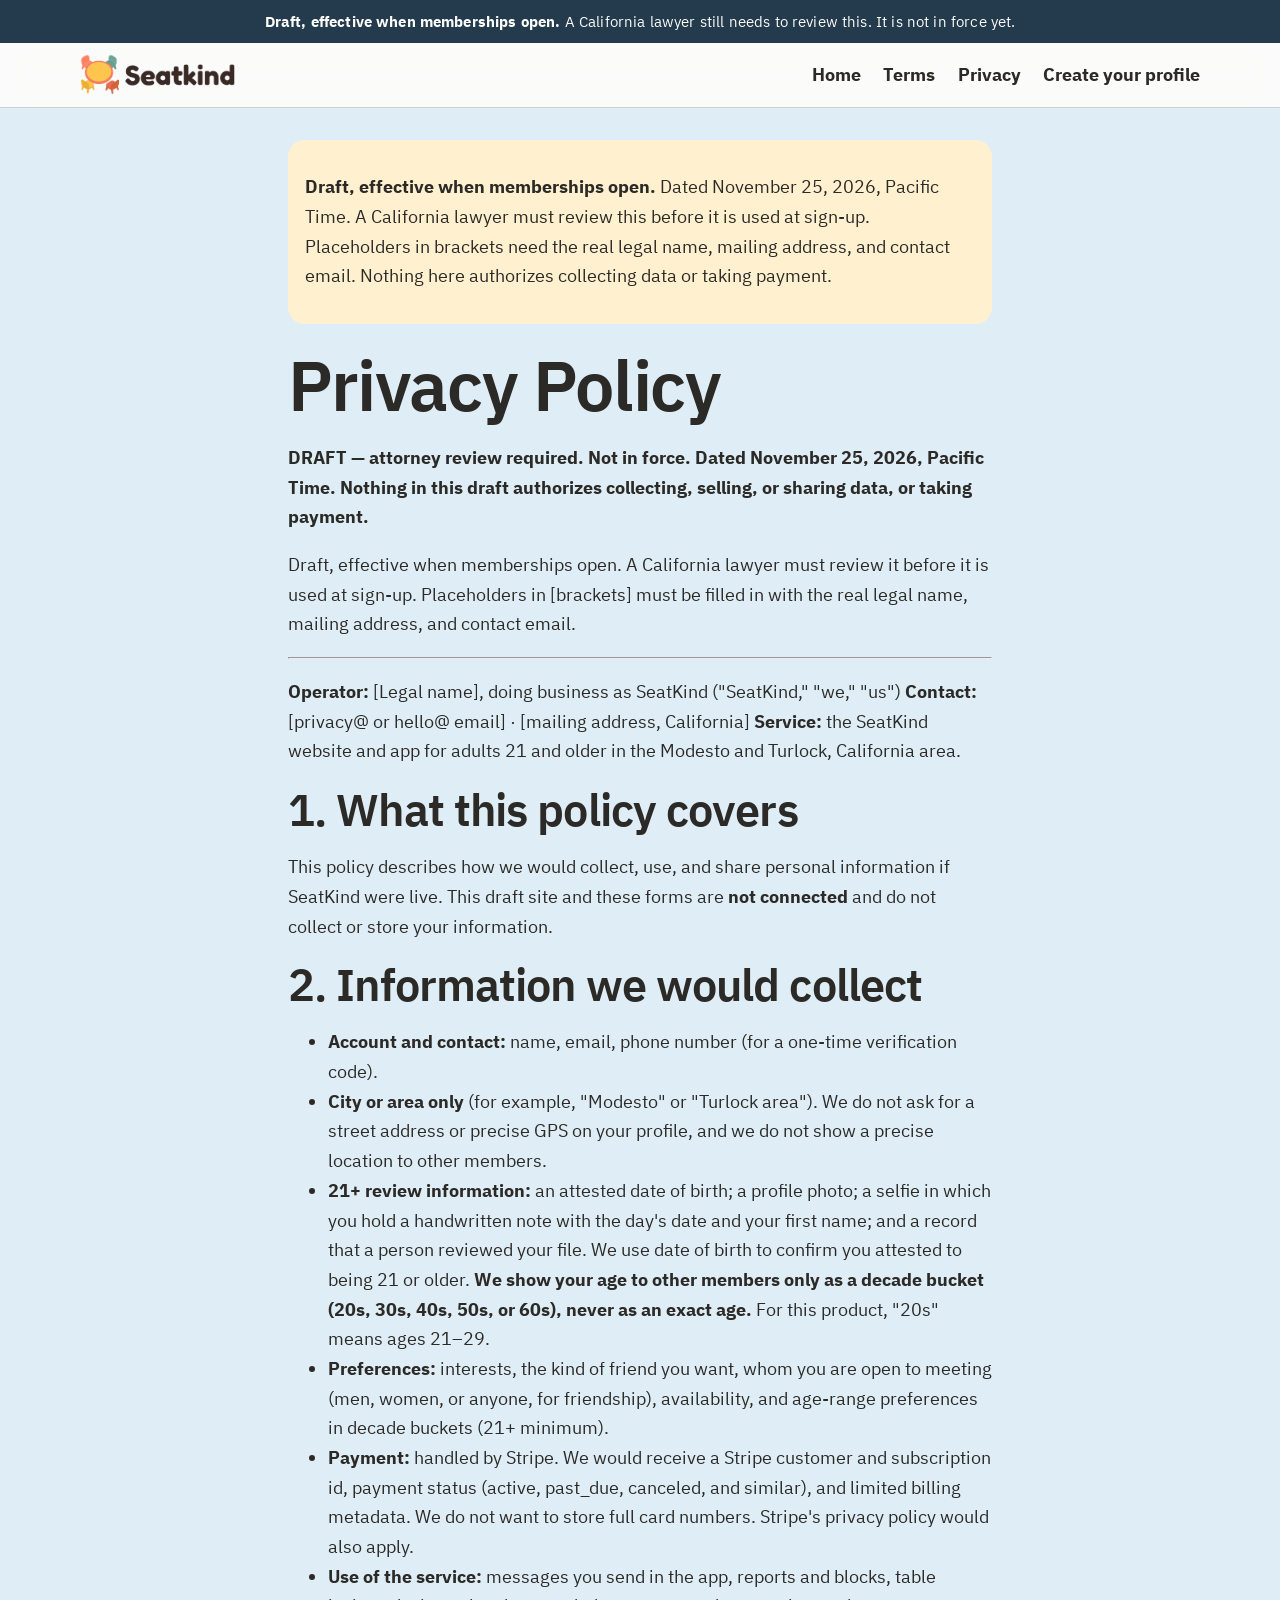
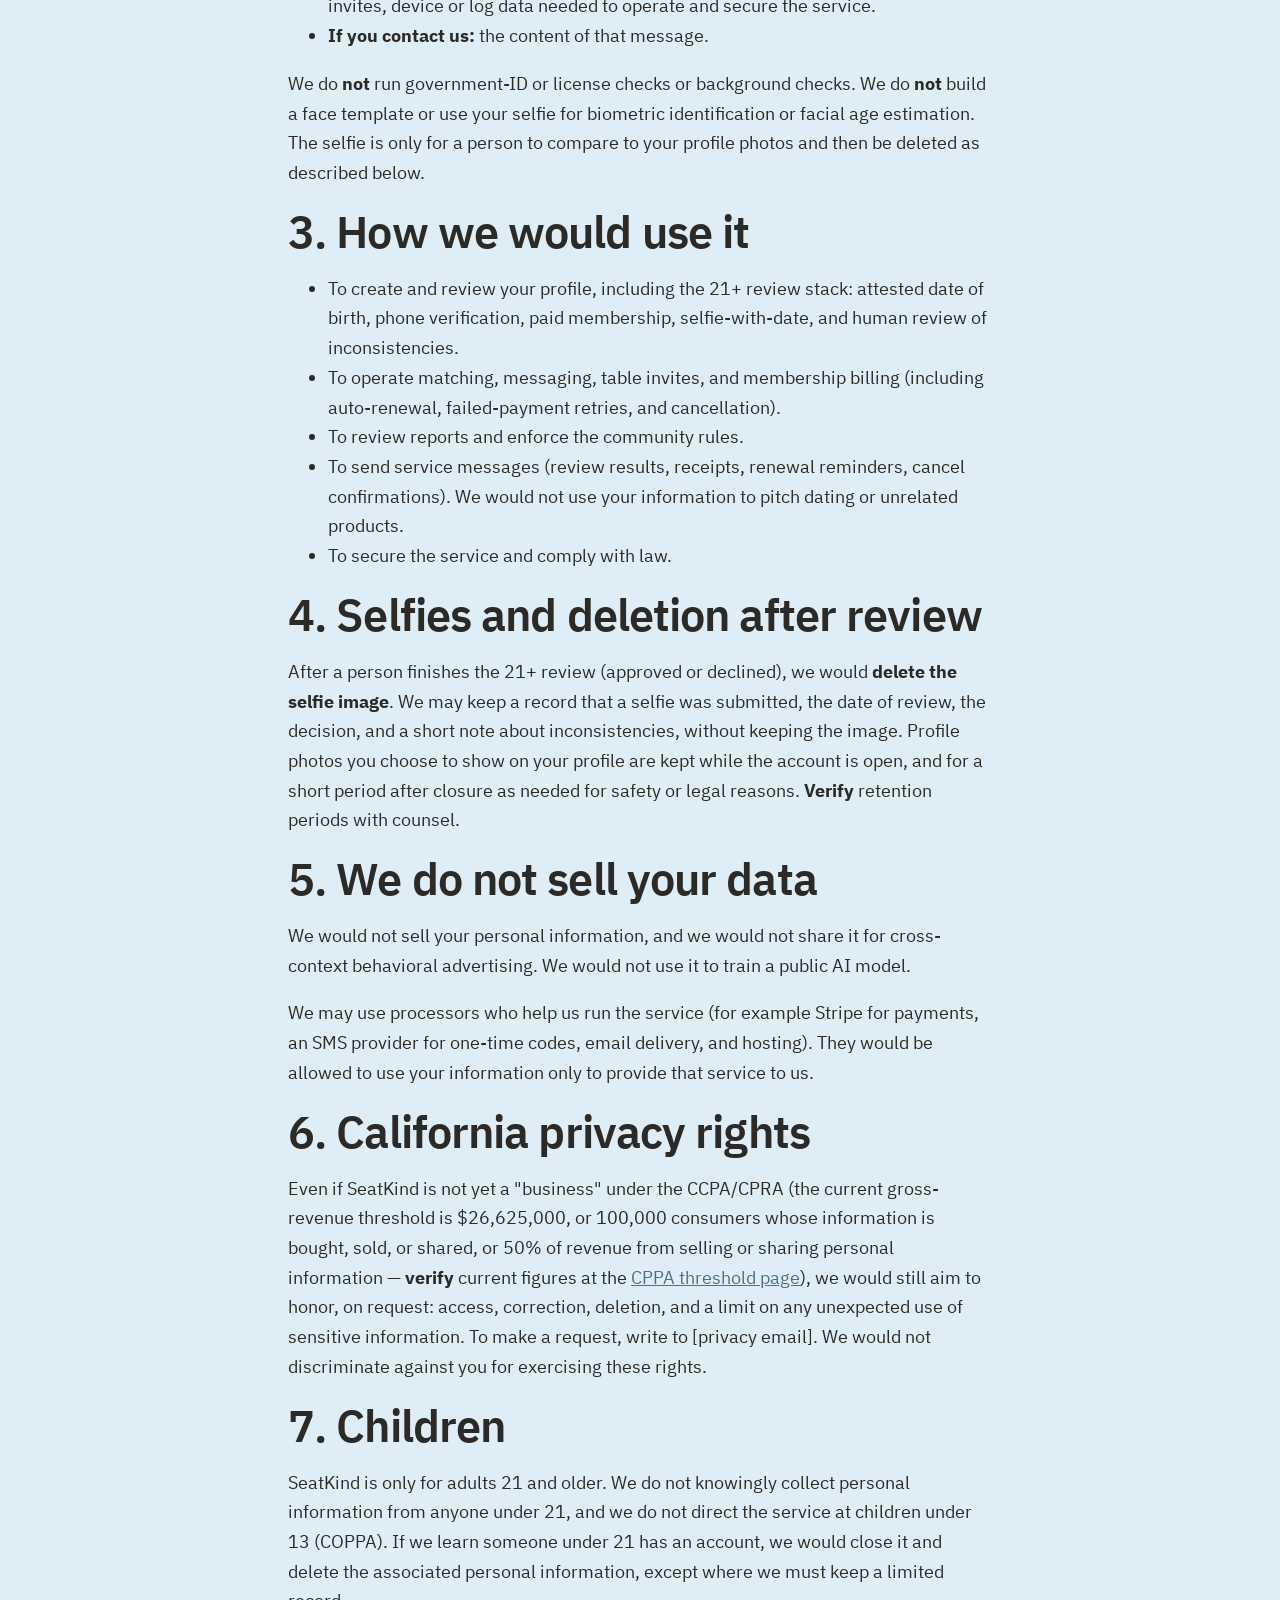
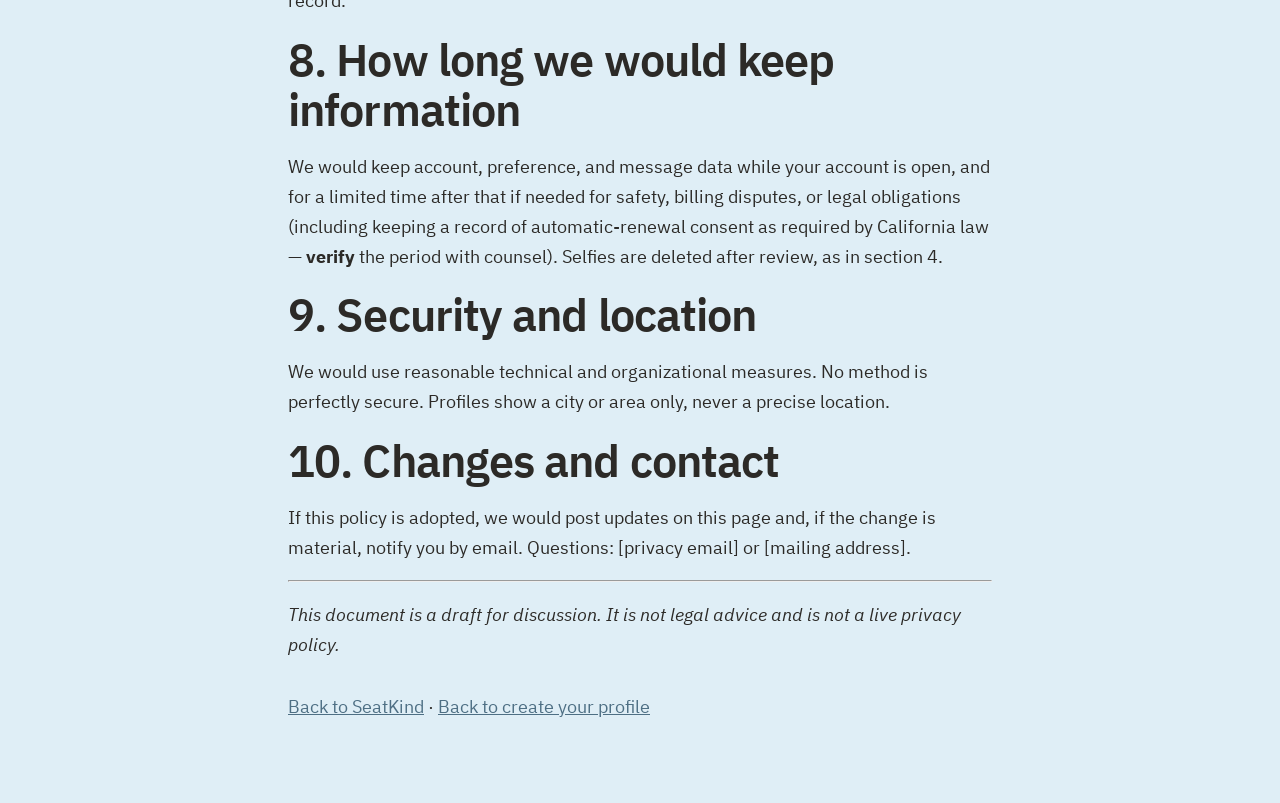
<file: legal/privacy-policy.html>
<!DOCTYPE html>
<html lang="en">
<head>
  <meta charset="utf-8">
  <meta name="viewport" content="width=device-width, initial-scale=1">
  <title>Privacy Policy — SeatKind (draft)</title>
  <meta name="robots" content="noindex, nofollow">
  <link rel="icon" type="image/png" href="../assets/favicon-32.png">
  <link rel="stylesheet" href="../styles.css">
</head>
<body>
  <div class="draft-banner"><strong>Draft, effective when memberships open.</strong> A California lawyer still needs to review this. It is not in force yet.</div>
  <header class="site-header">
    <div class="header-inner">
      <a class="logo" href="../index.html" aria-label="SeatKind home"><img src="../assets/logo-horizontal.png" width="200" height="54" alt="SeatKind"></a>
      <nav class="nav" aria-label="Primary">
        <a href="../index.html">Home</a>
        <a href="terms-of-service.html">Terms</a>
        <a href="privacy-policy.html">Privacy</a>
        <a href="../opening-soon.html">Create your profile</a>
      </nav>
    </div>
  </header>
  <main class="wrap legal-doc" style="padding: 2rem 1rem 4rem; max-width: 46rem; margin: 0 auto;">
    <div class="legal-banner">
      <p><strong>Draft, effective when memberships open.</strong> Dated November 25, 2026, Pacific Time. A California lawyer must review this before it is used at sign-up. Placeholders in brackets need the real legal name, mailing address, and contact email. Nothing here authorizes collecting data or taking payment.</p>
    </div>
    <h1>Privacy Policy</h1>
    <p><strong>DRAFT — attorney review required. Not in force. Dated November 25, 2026, Pacific Time. Nothing in this draft authorizes collecting, selling, or sharing data, or taking payment.</strong></p>
<p>Draft, effective when memberships open. A California lawyer must review it before it is used at sign-up. Placeholders in [brackets] must be filled in with the real legal name, mailing address, and contact email.</p>
<hr>
<p><strong>Operator:</strong> [Legal name], doing business as SeatKind ("SeatKind," "we," "us") <strong>Contact:</strong> [privacy@ or hello@ email] · [mailing address, California] <strong>Service:</strong> the SeatKind website and app for adults 21 and older in the Modesto and Turlock, California area.</p>
<h2>1. What this policy covers</h2>
<p>This policy describes how we would collect, use, and share personal information if SeatKind were live. This draft site and these forms are <strong>not connected</strong> and do not collect or store your information.</p>
<h2>2. Information we would collect</h2>
<ul>
<li><strong>Account and contact:</strong> name, email, phone number (for a one-time verification code).</li>
<li><strong>City or area only</strong> (for example, "Modesto" or "Turlock area"). We do not ask for a street address or precise GPS on your profile, and we do not show a precise location to other members.</li>
<li><strong>21+ review information:</strong> an attested date of birth; a profile photo; a selfie in which you hold a handwritten note with the day's date and your first name; and a record that a person reviewed your file. We use date of birth to confirm you attested to being 21 or older. <strong>We show your age to other members only as a decade bucket (20s, 30s, 40s, 50s, or 60s), never as an exact age.</strong> For this product, "20s" means ages 21–29.</li>
<li><strong>Preferences:</strong> interests, the kind of friend you want, whom you are open to meeting (men, women, or anyone, for friendship), availability, and age-range preferences in decade buckets (21+ minimum).</li>
<li><strong>Payment:</strong> handled by Stripe. We would receive a Stripe customer and subscription id, payment status (active, past_due, canceled, and similar), and limited billing metadata. We do not want to store full card numbers. Stripe's privacy policy would also apply.</li>
<li><strong>Use of the service:</strong> messages you send in the app, reports and blocks, table invites, device or log data needed to operate and secure the service.</li>
<li><strong>If you contact us:</strong> the content of that message.</li>
</ul>
<p>We do <strong>not</strong> run government-ID or license checks or background checks. We do <strong>not</strong> build a face template or use your selfie for biometric identification or facial age estimation. The selfie is only for a person to compare to your profile photos and then be deleted as described below.</p>
<h2>3. How we would use it</h2>
<ul>
<li>To create and review your profile, including the 21+ review stack: attested date of birth, phone verification, paid membership, selfie-with-date, and human review of inconsistencies.</li>
<li>To operate matching, messaging, table invites, and membership billing (including auto-renewal, failed-payment retries, and cancellation).</li>
<li>To review reports and enforce the community rules.</li>
<li>To send service messages (review results, receipts, renewal reminders, cancel confirmations). We would not use your information to pitch dating or unrelated products.</li>
<li>To secure the service and comply with law.</li>
</ul>
<h2>4. Selfies and deletion after review</h2>
<p>After a person finishes the 21+ review (approved or declined), we would <strong>delete the selfie image</strong>. We may keep a record that a selfie was submitted, the date of review, the decision, and a short note about inconsistencies, without keeping the image. Profile photos you choose to show on your profile are kept while the account is open, and for a short period after closure as needed for safety or legal reasons. <strong>Verify</strong> retention periods with counsel.</p>
<h2>5. We do not sell your data</h2>
<p>We would not sell your personal information, and we would not share it for cross-context behavioral advertising. We would not use it to train a public AI model.</p>
<p>We may use processors who help us run the service (for example Stripe for payments, an SMS provider for one-time codes, email delivery, and hosting). They would be allowed to use your information only to provide that service to us.</p>
<h2>6. California privacy rights</h2>
<p>Even if SeatKind is not yet a "business" under the CCPA/CPRA (the current gross-revenue threshold is $26,625,000, or 100,000 consumers whose information is bought, sold, or shared, or 50% of revenue from selling or sharing personal information — <strong>verify</strong> current figures at the <a href="https://cppa.ca.gov/regulations/cpi_adjustment.html">CPPA threshold page</a>), we would still aim to honor, on request: access, correction, deletion, and a limit on any unexpected use of sensitive information. To make a request, write to [privacy email]. We would not discriminate against you for exercising these rights.</p>
<h2>7. Children</h2>
<p>SeatKind is only for adults 21 and older. We do not knowingly collect personal information from anyone under 21, and we do not direct the service at children under 13 (COPPA). If we learn someone under 21 has an account, we would close it and delete the associated personal information, except where we must keep a limited record.</p>
<h2>8. How long we would keep information</h2>
<p>We would keep account, preference, and message data while your account is open, and for a limited time after that if needed for safety, billing disputes, or legal obligations (including keeping a record of automatic-renewal consent as required by California law — <strong>verify</strong> the period with counsel). Selfies are deleted after review, as in section 4.</p>
<h2>9. Security and location</h2>
<p>We would use reasonable technical and organizational measures. No method is perfectly secure. Profiles show a city or area only, never a precise location.</p>
<h2>10. Changes and contact</h2>
<p>If this policy is adopted, we would post updates on this page and, if the change is material, notify you by email. Questions: [privacy email] or [mailing address].</p>
<hr>
<p><em>This document is a draft for discussion. It is not legal advice and is not a live privacy policy.</em></p>
    <p style="margin-top:2rem"><a href="../index.html">Back to SeatKind</a> · <a href="../opening-soon.html">Back to create your profile</a></p>
  </main>
</body>
</html>
</file>
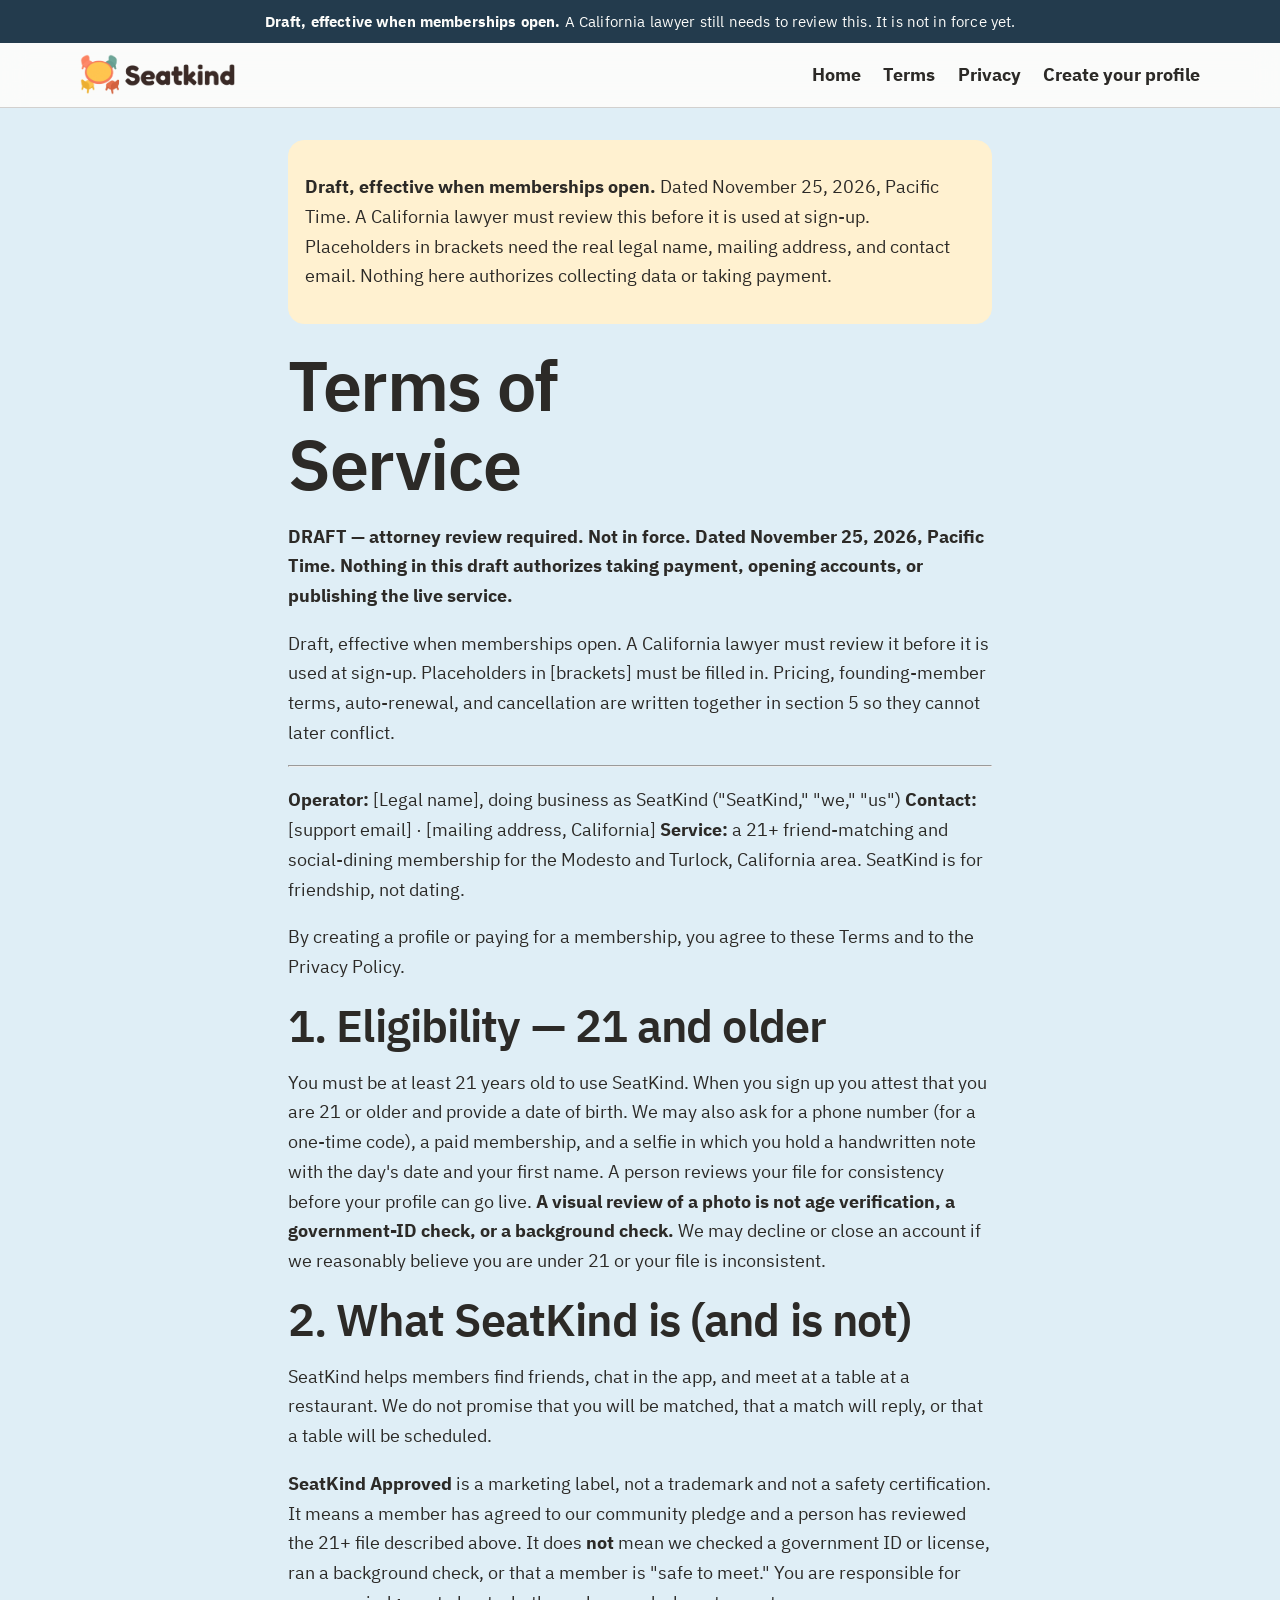
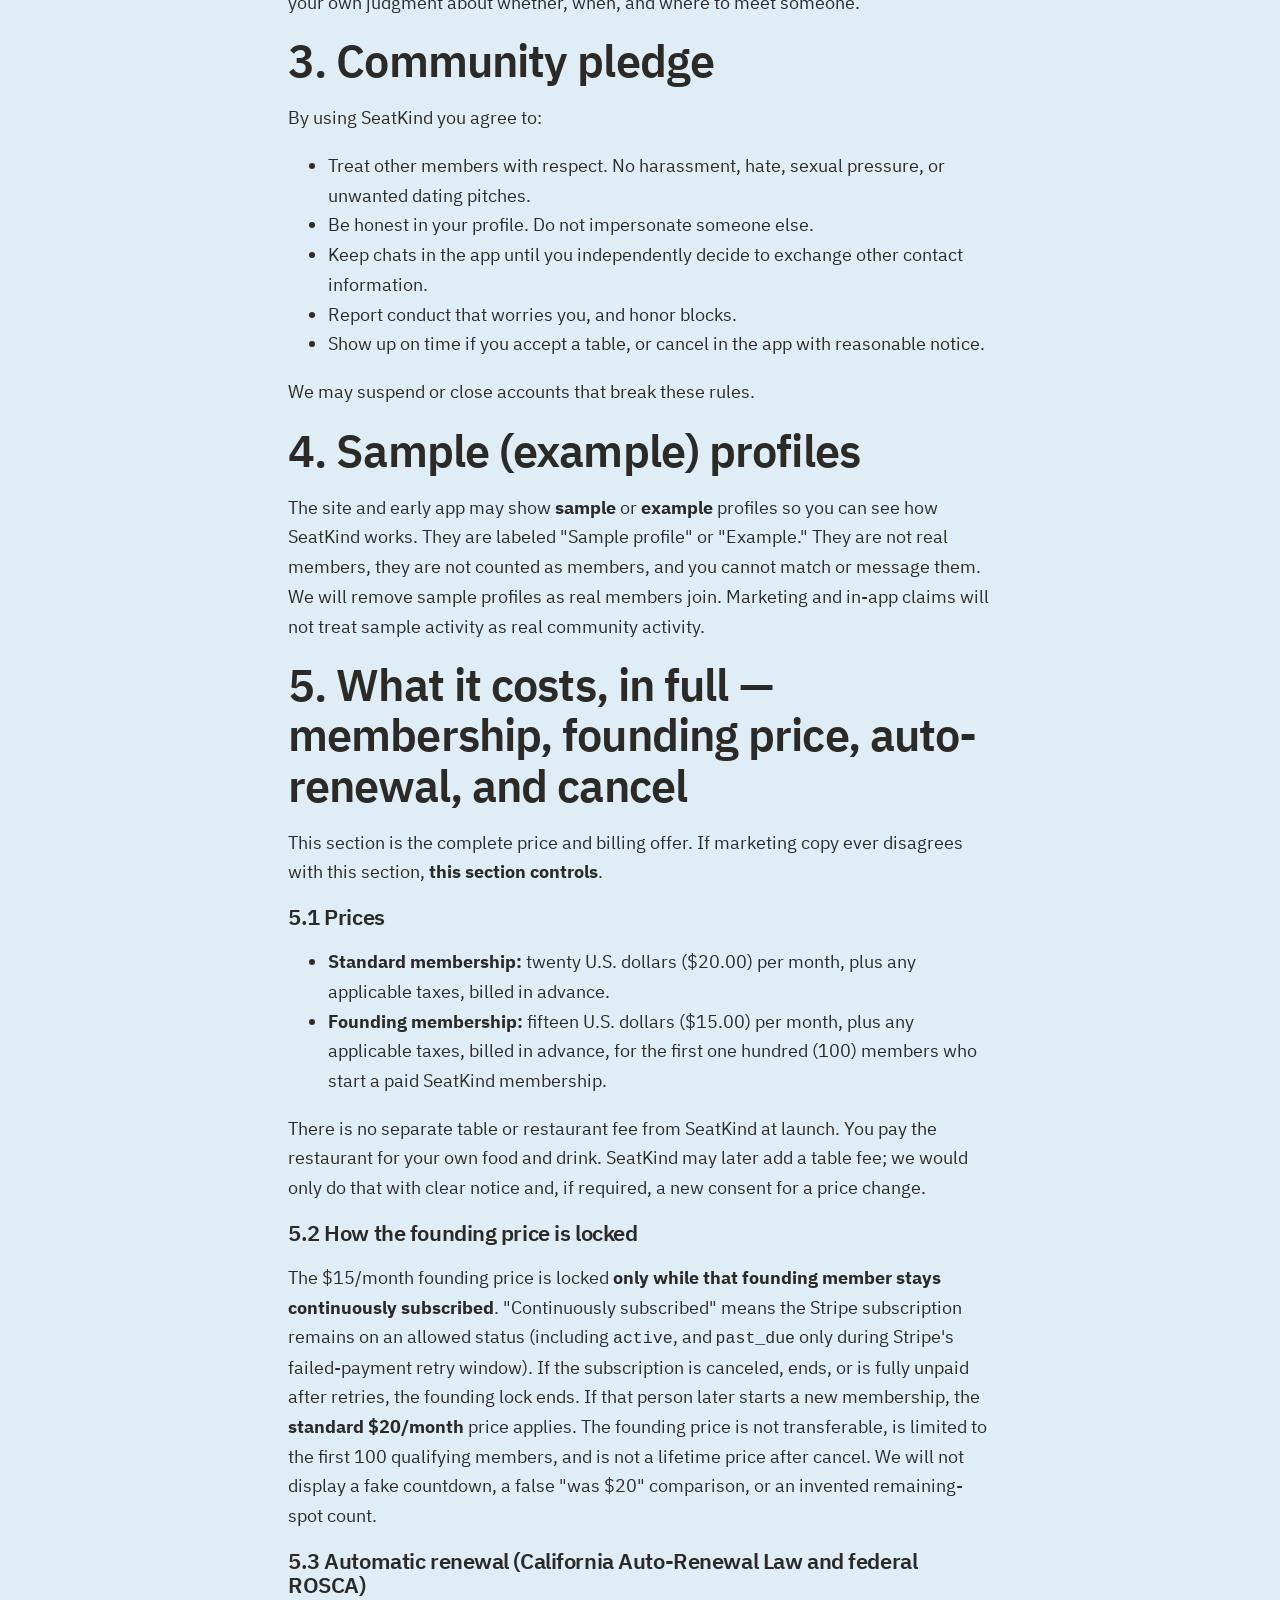
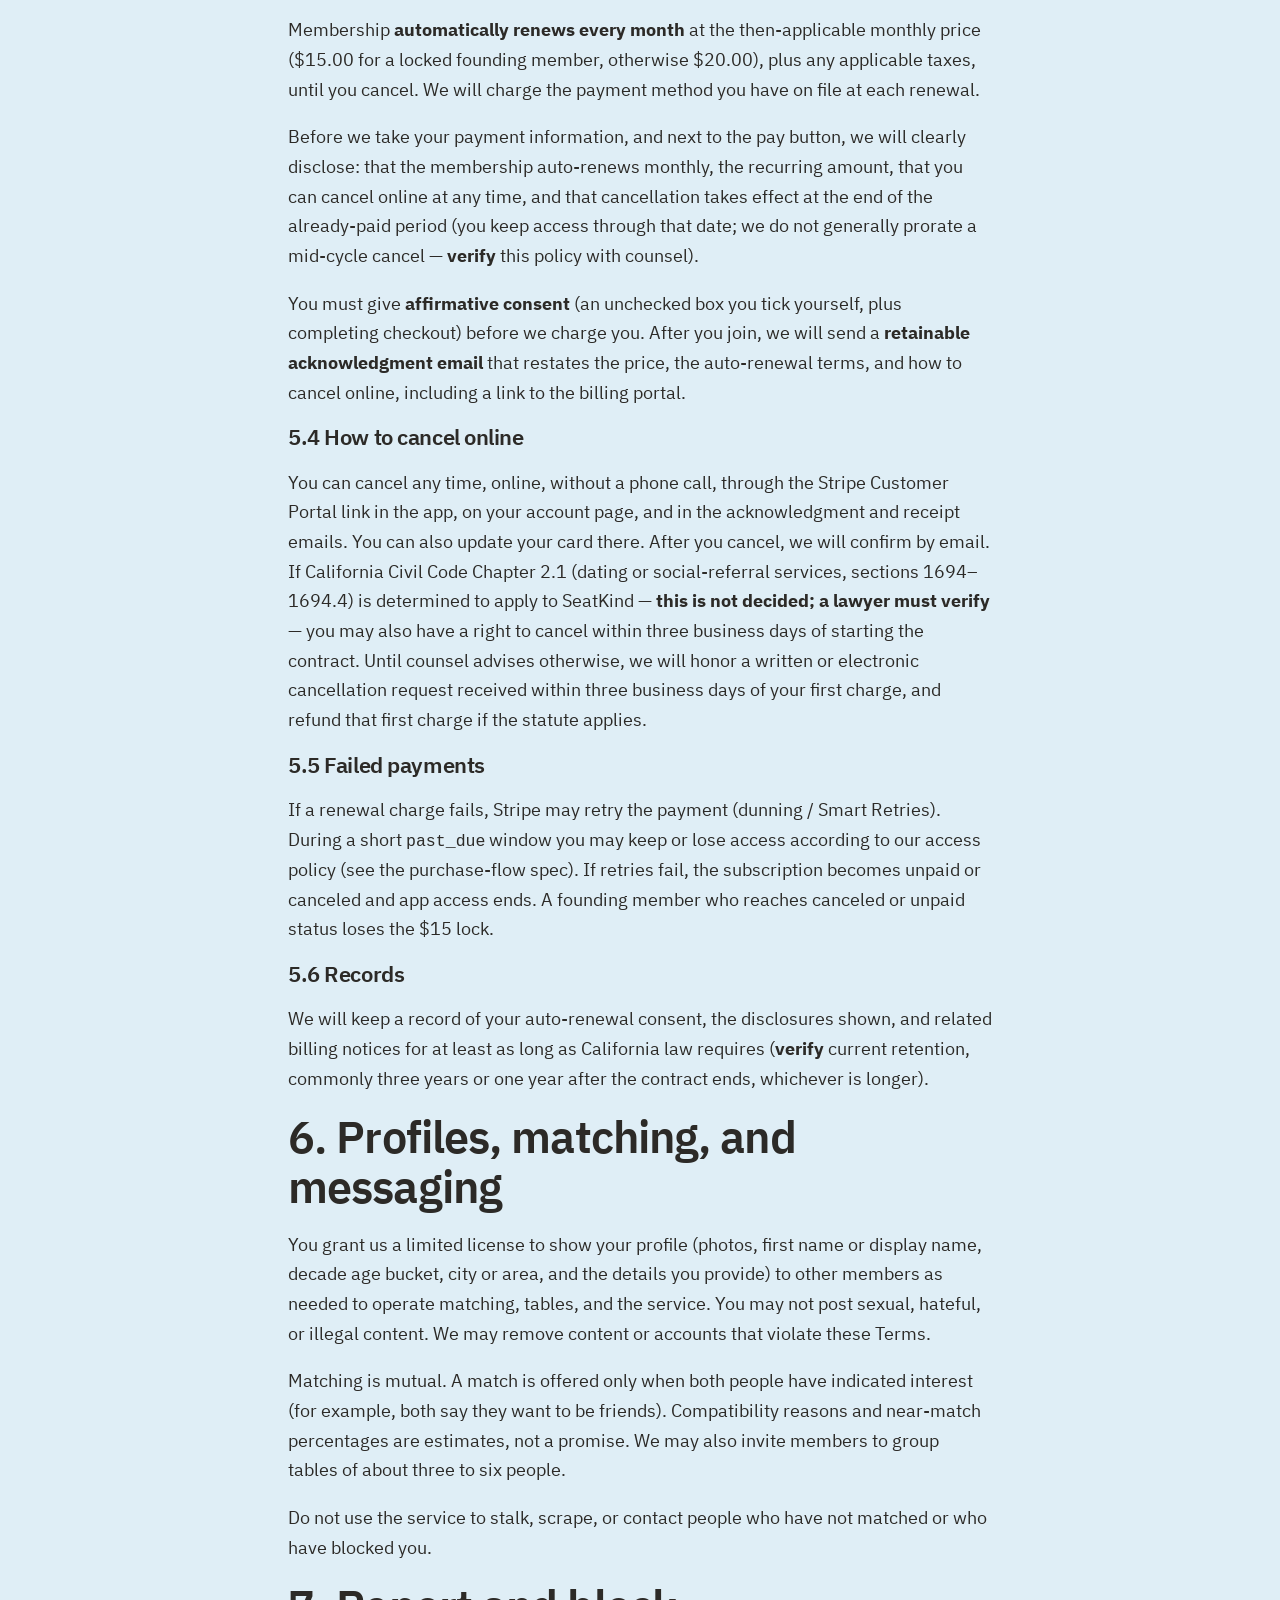
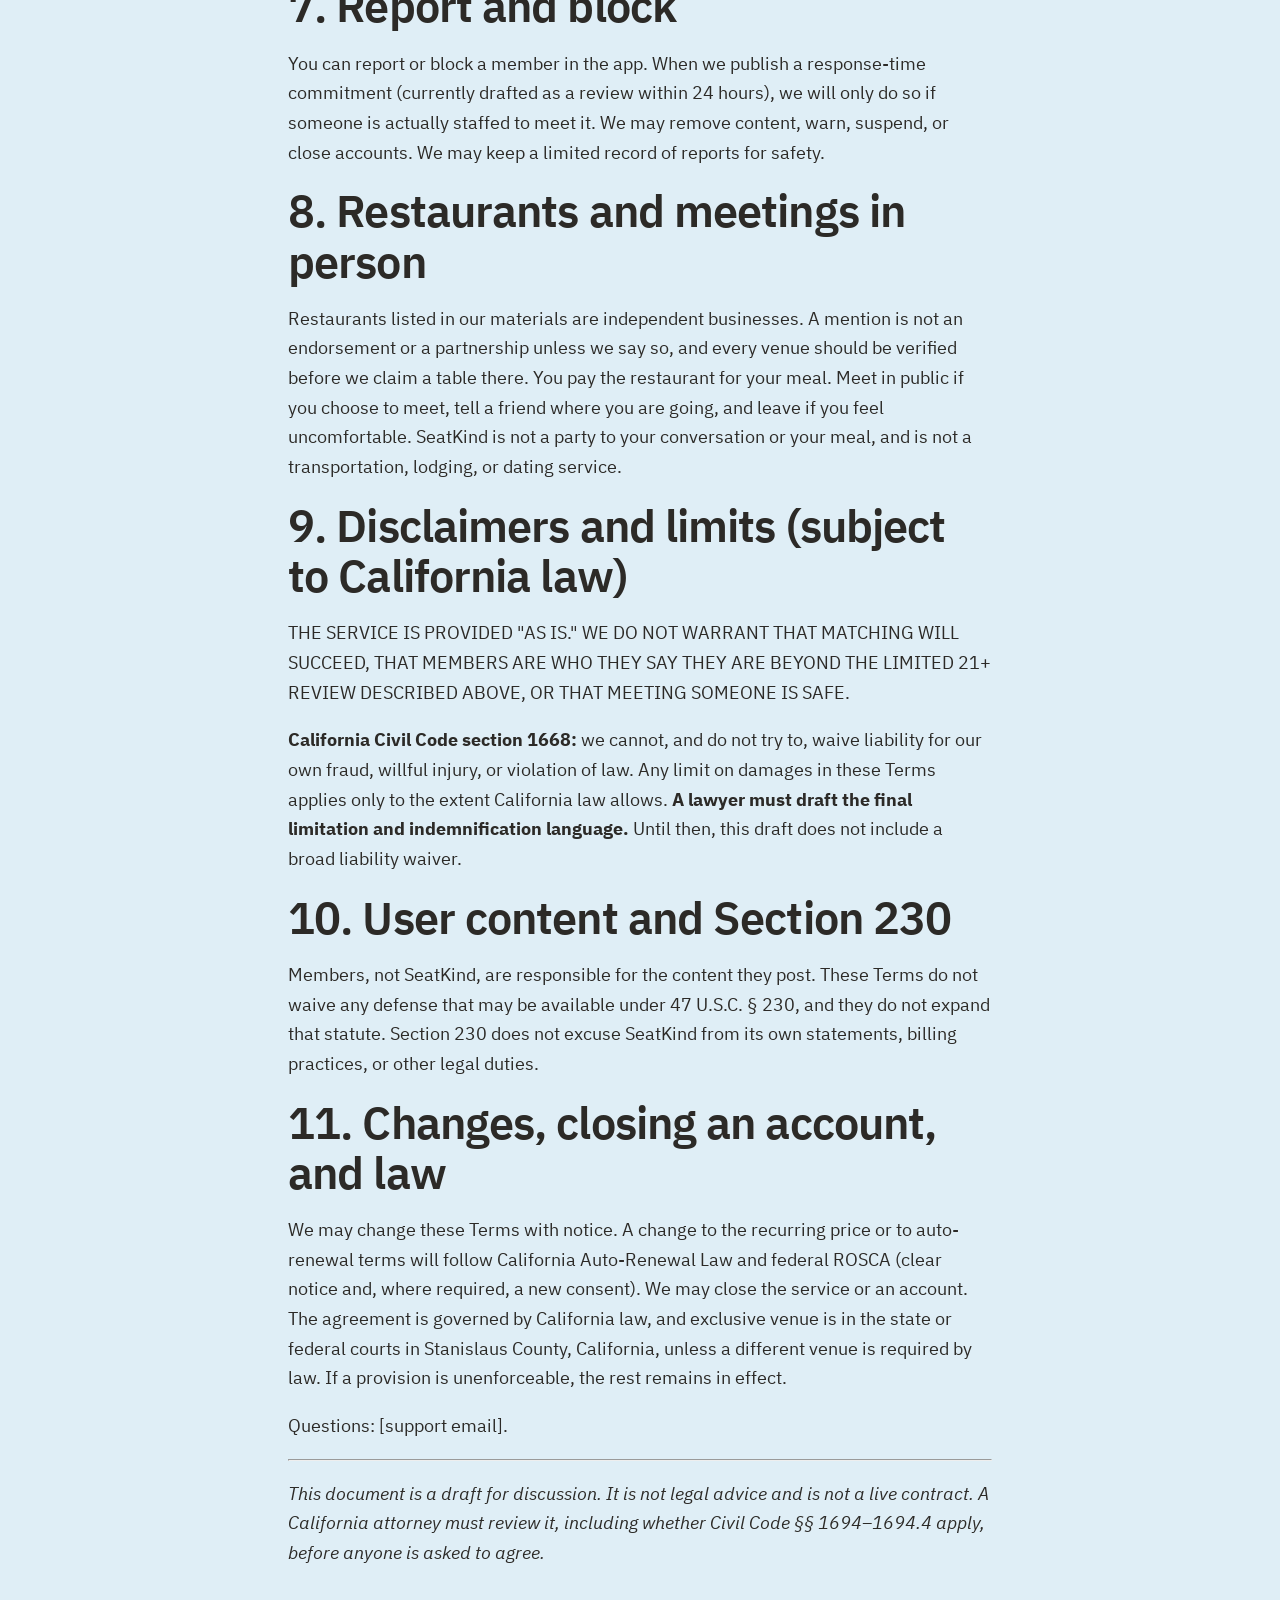
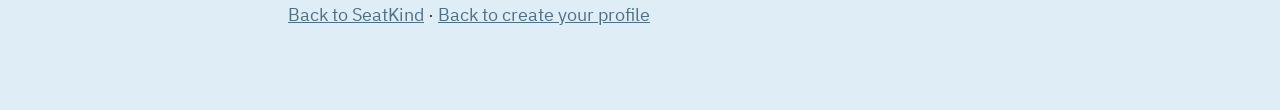
<file: legal/terms-of-service.html>
<!DOCTYPE html>
<html lang="en">
<head>
  <meta charset="utf-8">
  <meta name="viewport" content="width=device-width, initial-scale=1">
  <title>Terms of Service — SeatKind (draft)</title>
  <meta name="robots" content="noindex, nofollow">
  <link rel="icon" type="image/png" href="../assets/favicon-32.png">
  <link rel="stylesheet" href="../styles.css">
</head>
<body>
  <div class="draft-banner"><strong>Draft, effective when memberships open.</strong> A California lawyer still needs to review this. It is not in force yet.</div>
  <header class="site-header">
    <div class="header-inner">
      <a class="logo" href="../index.html" aria-label="SeatKind home"><img src="../assets/logo-horizontal.png" width="200" height="54" alt="SeatKind"></a>
      <nav class="nav" aria-label="Primary">
        <a href="../index.html">Home</a>
        <a href="terms-of-service.html">Terms</a>
        <a href="privacy-policy.html">Privacy</a>
        <a href="../opening-soon.html">Create your profile</a>
      </nav>
    </div>
  </header>
  <main class="wrap legal-doc" style="padding: 2rem 1rem 4rem; max-width: 46rem; margin: 0 auto;">
    <div class="legal-banner">
      <p><strong>Draft, effective when memberships open.</strong> Dated November 25, 2026, Pacific Time. A California lawyer must review this before it is used at sign-up. Placeholders in brackets need the real legal name, mailing address, and contact email. Nothing here authorizes collecting data or taking payment.</p>
    </div>
    <h1>Terms of Service</h1>
    <p><strong>DRAFT — attorney review required. Not in force. Dated November 25, 2026, Pacific Time. Nothing in this draft authorizes taking payment, opening accounts, or publishing the live service.</strong></p>
<p>Draft, effective when memberships open. A California lawyer must review it before it is used at sign-up. Placeholders in [brackets] must be filled in. Pricing, founding-member terms, auto-renewal, and cancellation are written together in section 5 so they cannot later conflict.</p>
<hr>
<p><strong>Operator:</strong> [Legal name], doing business as SeatKind ("SeatKind," "we," "us") <strong>Contact:</strong> [support email] · [mailing address, California] <strong>Service:</strong> a 21+ friend-matching and social-dining membership for the Modesto and Turlock, California area. SeatKind is for friendship, not dating.</p>
<p>By creating a profile or paying for a membership, you agree to these Terms and to the Privacy Policy.</p>
<h2>1. Eligibility — 21 and older</h2>
<p>You must be at least 21 years old to use SeatKind. When you sign up you attest that you are 21 or older and provide a date of birth. We may also ask for a phone number (for a one-time code), a paid membership, and a selfie in which you hold a handwritten note with the day's date and your first name. A person reviews your file for consistency before your profile can go live. <strong>A visual review of a photo is not age verification, a government-ID check, or a background check.</strong> We may decline or close an account if we reasonably believe you are under 21 or your file is inconsistent.</p>
<h2>2. What SeatKind is (and is not)</h2>
<p>SeatKind helps members find friends, chat in the app, and meet at a table at a restaurant. We do not promise that you will be matched, that a match will reply, or that a table will be scheduled.</p>
<p><strong>SeatKind Approved</strong> is a marketing label, not a trademark and not a safety certification. It means a member has agreed to our community pledge and a person has reviewed the 21+ file described above. It does <strong>not</strong> mean we checked a government ID or license, ran a background check, or that a member is "safe to meet." You are responsible for your own judgment about whether, when, and where to meet someone.</p>
<h2>3. Community pledge</h2>
<p>By using SeatKind you agree to:</p>
<ul>
<li>Treat other members with respect. No harassment, hate, sexual pressure, or unwanted dating pitches.</li>
<li>Be honest in your profile. Do not impersonate someone else.</li>
<li>Keep chats in the app until you independently decide to exchange other contact information.</li>
<li>Report conduct that worries you, and honor blocks.</li>
<li>Show up on time if you accept a table, or cancel in the app with reasonable notice.</li>
</ul>
<p>We may suspend or close accounts that break these rules.</p>
<h2>4. Sample (example) profiles</h2>
<p>The site and early app may show <strong>sample</strong> or <strong>example</strong> profiles so you can see how SeatKind works. They are labeled "Sample profile" or "Example." They are not real members, they are not counted as members, and you cannot match or message them. We will remove sample profiles as real members join. Marketing and in-app claims will not treat sample activity as real community activity.</p>
<h2>5. What it costs, in full — membership, founding price, auto-renewal, and cancel</h2>
<p>This section is the complete price and billing offer. If marketing copy ever disagrees with this section, <strong>this section controls</strong>.</p>
<h3>5.1 Prices</h3>
<ul>
<li><strong>Standard membership:</strong> twenty U.S. dollars ($20.00) per month, plus any applicable taxes, billed in advance.</li>
<li><strong>Founding membership:</strong> fifteen U.S. dollars ($15.00) per month, plus any applicable taxes, billed in advance, for the first one hundred (100) members who start a paid SeatKind membership.</li>
</ul>
<p>There is no separate table or restaurant fee from SeatKind at launch. You pay the restaurant for your own food and drink. SeatKind may later add a table fee; we would only do that with clear notice and, if required, a new consent for a price change.</p>
<h3>5.2 How the founding price is locked</h3>
<p>The $15/month founding price is locked <strong>only while that founding member stays continuously subscribed</strong>. "Continuously subscribed" means the Stripe subscription remains on an allowed status (including <code>active</code>, and <code>past_due</code> only during Stripe's failed-payment retry window). If the subscription is canceled, ends, or is fully unpaid after retries, the founding lock ends. If that person later starts a new membership, the <strong>standard $20/month</strong> price applies. The founding price is not transferable, is limited to the first 100 qualifying members, and is not a lifetime price after cancel. We will not display a fake countdown, a false "was $20" comparison, or an invented remaining-spot count.</p>
<h3>5.3 Automatic renewal (California Auto-Renewal Law and federal ROSCA)</h3>
<p>Membership <strong>automatically renews every month</strong> at the then-applicable monthly price ($15.00 for a locked founding member, otherwise $20.00), plus any applicable taxes, until you cancel. We will charge the payment method you have on file at each renewal.</p>
<p>Before we take your payment information, and next to the pay button, we will clearly disclose: that the membership auto-renews monthly, the recurring amount, that you can cancel online at any time, and that cancellation takes effect at the end of the already-paid period (you keep access through that date; we do not generally prorate a mid-cycle cancel — <strong>verify</strong> this policy with counsel).</p>
<p>You must give <strong>affirmative consent</strong> (an unchecked box you tick yourself, plus completing checkout) before we charge you. After you join, we will send a <strong>retainable acknowledgment email</strong> that restates the price, the auto-renewal terms, and how to cancel online, including a link to the billing portal.</p>
<h3>5.4 How to cancel online</h3>
<p>You can cancel any time, online, without a phone call, through the Stripe Customer Portal link in the app, on your account page, and in the acknowledgment and receipt emails. You can also update your card there. After you cancel, we will confirm by email. If California Civil Code Chapter 2.1 (dating or social-referral services, sections 1694–1694.4) is determined to apply to SeatKind — <strong>this is not decided; a lawyer must verify</strong> — you may also have a right to cancel within three business days of starting the contract. Until counsel advises otherwise, we will honor a written or electronic cancellation request received within three business days of your first charge, and refund that first charge if the statute applies.</p>
<h3>5.5 Failed payments</h3>
<p>If a renewal charge fails, Stripe may retry the payment (dunning / Smart Retries). During a short <code>past_due</code> window you may keep or lose access according to our access policy (see the purchase-flow spec). If retries fail, the subscription becomes unpaid or canceled and app access ends. A founding member who reaches canceled or unpaid status loses the $15 lock.</p>
<h3>5.6 Records</h3>
<p>We will keep a record of your auto-renewal consent, the disclosures shown, and related billing notices for at least as long as California law requires (<strong>verify</strong> current retention, commonly three years or one year after the contract ends, whichever is longer).</p>
<h2>6. Profiles, matching, and messaging</h2>
<p>You grant us a limited license to show your profile (photos, first name or display name, decade age bucket, city or area, and the details you provide) to other members as needed to operate matching, tables, and the service. You may not post sexual, hateful, or illegal content. We may remove content or accounts that violate these Terms.</p>
<p>Matching is mutual. A match is offered only when both people have indicated interest (for example, both say they want to be friends). Compatibility reasons and near-match percentages are estimates, not a promise. We may also invite members to group tables of about three to six people.</p>
<p>Do not use the service to stalk, scrape, or contact people who have not matched or who have blocked you.</p>
<h2>7. Report and block</h2>
<p>You can report or block a member in the app. When we publish a response-time commitment (currently drafted as a review within 24 hours), we will only do so if someone is actually staffed to meet it. We may remove content, warn, suspend, or close accounts. We may keep a limited record of reports for safety.</p>
<h2>8. Restaurants and meetings in person</h2>
<p>Restaurants listed in our materials are independent businesses. A mention is not an endorsement or a partnership unless we say so, and every venue should be verified before we claim a table there. You pay the restaurant for your meal. Meet in public if you choose to meet, tell a friend where you are going, and leave if you feel uncomfortable. SeatKind is not a party to your conversation or your meal, and is not a transportation, lodging, or dating service.</p>
<h2>9. Disclaimers and limits (subject to California law)</h2>
<p>THE SERVICE IS PROVIDED "AS IS." WE DO NOT WARRANT THAT MATCHING WILL SUCCEED, THAT MEMBERS ARE WHO THEY SAY THEY ARE BEYOND THE LIMITED 21+ REVIEW DESCRIBED ABOVE, OR THAT MEETING SOMEONE IS SAFE.</p>
<p><strong>California Civil Code section 1668:</strong> we cannot, and do not try to, waive liability for our own fraud, willful injury, or violation of law. Any limit on damages in these Terms applies only to the extent California law allows. <strong>A lawyer must draft the final limitation and indemnification language.</strong> Until then, this draft does not include a broad liability waiver.</p>
<h2>10. User content and Section 230</h2>
<p>Members, not SeatKind, are responsible for the content they post. These Terms do not waive any defense that may be available under 47 U.S.C. § 230, and they do not expand that statute. Section 230 does not excuse SeatKind from its own statements, billing practices, or other legal duties.</p>
<h2>11. Changes, closing an account, and law</h2>
<p>We may change these Terms with notice. A change to the recurring price or to auto-renewal terms will follow California Auto-Renewal Law and federal ROSCA (clear notice and, where required, a new consent). We may close the service or an account. The agreement is governed by California law, and exclusive venue is in the state or federal courts in Stanislaus County, California, unless a different venue is required by law. If a provision is unenforceable, the rest remains in effect.</p>
<p>Questions: [support email].</p>
<hr>
<p><em>This document is a draft for discussion. It is not legal advice and is not a live contract. A California attorney must review it, including whether Civil Code §§ 1694–1694.4 apply, before anyone is asked to agree.</em></p>
    <p style="margin-top:2rem"><a href="../index.html">Back to SeatKind</a> · <a href="../opening-soon.html">Back to create your profile</a></p>
  </main>
</body>
</html>
</file>
<file: styles.css>
@font-face {
  font-family: "IBM Plex Sans";
  src: url("assets/fonts/IBMPlexSans-Regular.woff2") format("woff2");
  font-weight: 400;
  font-style: normal;
  font-display: swap;
}
@font-face {
  font-family: "IBM Plex Sans";
  src: url("assets/fonts/IBMPlexSans-Italic.woff2") format("woff2");
  font-weight: 400;
  font-style: italic;
  font-display: swap;
}
@font-face {
  font-family: "IBM Plex Sans";
  src: url("assets/fonts/IBMPlexSans-Medium.woff2") format("woff2");
  font-weight: 500;
  font-style: normal;
  font-display: swap;
}
@font-face {
  font-family: "IBM Plex Sans";
  src: url("assets/fonts/IBMPlexSans-MediumItalic.woff2") format("woff2");
  font-weight: 500;
  font-style: italic;
  font-display: swap;
}
@font-face {
  font-family: "IBM Plex Sans";
  src: url("assets/fonts/IBMPlexSans-SemiBold.woff2") format("woff2");
  font-weight: 600;
  font-style: normal;
  font-display: swap;
}
@font-face {
  font-family: "IBM Plex Sans";
  src: url("assets/fonts/IBMPlexSans-SemiBoldItalic.woff2") format("woff2");
  font-weight: 600;
  font-style: italic;
  font-display: swap;
}
@font-face {
  font-family: "IBM Plex Sans";
  src: url("assets/fonts/IBMPlexSans-Bold.woff2") format("woff2");
  font-weight: 700;
  font-style: normal;
  font-display: swap;
}
@font-face {
  font-family: "IBM Plex Sans";
  src: url("assets/fonts/IBMPlexSans-BoldItalic.woff2") format("woff2");
  font-weight: 700;
  font-style: italic;
  font-display: swap;
}

/* SeatKind marketing page — draft for review, not published.
   Coastal blue restyle. SeatKind coral kept for primary CTAs.
    */
:root {
  --sky: #DFEEF6;
  --cream: #DFEEF6; /* page ground (legacy token name) */
  --sand: #FFF1D0;
  --coral: #E07A5F;
  --coral-deep: #C85A3A;
  --coral-hover: #E07A5F; /* same fill; ink labels need 4.85:1 on coral */
  --yellow: #FFF1D0; /* founding-price chip and highlights */
  --slate: #4E6F84;
  --teal: #4E6F84; /* legacy token, now slate */
  --teal-deep: #4E6F84;
  --navy: #233B4D;
  --ink: #2C2A27;
  --wash: #B7D7E7;
  --peach: #B7D7E7; /* legacy token, now sky wash */
  --peach-soft: #B7D7E7;
  --white: #FCFCFA;
  --line: #D2D0CE;
  --muted: #5C5A54; /* #7D7A74 is below 4.5:1 on sky/cards at body size */
  --shadow: 0 16px 40px rgba(35, 59, 77, 0.10);
  --radius: 1.5rem;
  --font-display: "IBM Plex Sans", "Segoe UI", sans-serif;
  --font-body: "IBM Plex Sans", "Segoe UI", sans-serif;
  --max: 70rem;
}

*, *::before, *::after { box-sizing: border-box; }

html {
  scroll-behavior: smooth;
}

html, body {
  overflow-x: hidden;
}

body {
  margin: 0;
  color: var(--ink);
  font-family: var(--font-body);
  font-size: 1.125rem;
  line-height: 1.65;
  background: var(--cream);
  font-synthesis: none;
}

img { max-width: 100%; height: auto; display: block; }
a { color: var(--teal-deep); }
a:hover { color: var(--navy); }

:focus-visible {
  outline: 3px solid var(--teal);
  outline-offset: 3px;
}

.skip {
  position: absolute;
  left: 1rem;
  top: -3rem;
  background: var(--navy);
  color: var(--white);
  padding: 0.5rem 1rem;
  border-radius: 999px;
  z-index: 20;
}
.skip:focus { top: 1rem; }

/* Draft notice */
.draft-banner {
  background: var(--navy);
  color: var(--white);
  font-size: 0.95rem;
  text-align: center;
  padding: 0.55rem 1.25rem;
  letter-spacing: 0.01em;
}
.draft-banner strong { font-weight: 800; }

/* Header */
.site-header {
  position: sticky;
  top: 0;
  z-index: 10;
  background: rgba(252, 252, 250, 0.94);
  backdrop-filter: blur(12px);
  border-bottom: 1px solid var(--line);
}

.header-inner,
.wrap {
  width: min(var(--max), calc(100% - 2rem));
  margin-inline: auto;
}

.header-inner {
  display: flex;
  align-items: center;
  justify-content: space-between;
  gap: 1rem;
  padding: 0.7rem 0;
}

.logo {
  display: flex;
  align-items: center;
  flex: 0 0 auto;
}
.logo img {
  height: 2.6rem;
  width: auto;
}

.nav {
  display: flex;
  align-items: center;
  gap: 1.4rem;
  font-weight: 700;
}
.nav a {
  color: var(--ink);
  text-decoration: none;
}
.nav a:hover { color: var(--navy); }
.nav .btn { margin-left: 0.25rem; }

.nav-toggle {
  display: none;
  border: 0;
  background: transparent;
  color: var(--ink);
  font: inherit;
  font-weight: 700;
  cursor: pointer;
  padding: 0.4rem 0.6rem;
}

/* Buttons */
.btn {
  display: inline-flex;
  align-items: center;
  justify-content: center;
  background: var(--coral);
  color: var(--ink) !important;
  text-decoration: none;
  font-family: var(--font-display);
  font-weight: 600;
  font-size: 1.05rem;
  letter-spacing: 0.01em;
  border: 0;
  border-radius: 999px;
  padding: 0.8rem 1.45rem;
  cursor: pointer;
  box-shadow: 0 6px 0 rgba(200, 90, 58, 0.35);
  transition: transform 0.15s ease, background 0.15s ease, box-shadow 0.15s ease;
}
.btn:hover {
  background: var(--coral-hover);
  transform: translateY(-1px);
}
.btn:active {
  transform: translateY(2px);
  box-shadow: 0 2px 0 rgba(200, 90, 58, 0.35);
}
.btn-secondary {
  background: transparent;
  color: var(--teal-deep) !important;
  box-shadow: none;
  border: 2px solid var(--teal);
  padding: 0.7rem 1.3rem;
}
.btn-secondary:hover {
  background: rgba(78, 111, 132, 0.12);
  transform: none;
}
.btn-secondary:active { transform: none; box-shadow: none; }

/* Hero */
.hero {
  position: relative;
  overflow: hidden;
  background: var(--cream);
  min-height: clamp(32rem, 78vh, 46rem);
  display: grid;
  align-items: stretch;
}

.hero-bg {
  position: absolute;
  inset: 0;
  width: 100%;
  height: 100%;
  object-fit: cover;
  object-position: right center;
  pointer-events: none;
}

.hero-inner {
  position: relative;
  z-index: 1;
  width: min(var(--max), calc(100% - 2rem));
  margin-inline: auto;
  display: grid;
  grid-template-columns: minmax(18rem, 28rem) 1fr;
  align-items: center;
  min-height: clamp(32rem, 78vh, 46rem);
  padding: 3rem 0 4rem;
}

.hero-copy {
  background: linear-gradient(90deg, rgba(223, 238, 246,0.9) 40%, rgba(223, 238, 246,0.72) 68%, rgba(223, 238, 246,0) 100%);
  padding: 1.25rem 3rem 1.25rem 0;
}

.eyebrow {
  display: inline-block;
  font-weight: 800;
  font-size: 0.95rem;
  letter-spacing: 0.08em;
  text-transform: uppercase;
  color: var(--teal-deep);
  margin: 0 0 0.85rem;
}

h1, h2, h3 {
  font-family: var(--font-display);
  font-weight: 600;
  letter-spacing: -0.02em;
  line-height: 1.12;
  margin: 0 0 0.75rem;
  color: var(--ink);
}

h1 {
  font-size: clamp(2.6rem, 6vw, 4.4rem);
  max-width: 12ch;
}

h2 { font-size: clamp(2rem, 4vw, 2.8rem); }
h3 { font-size: 1.35rem; }

.lede {
  font-size: 1.35rem;
  font-weight: 800;
  color: var(--teal-deep);
  margin: 0 0 0.5rem;
}

.sub {
  margin: 0 0 1.5rem;
  color: var(--ink);
  max-width: 28ch;
}

.hero-actions {
  display: flex;
  flex-wrap: wrap;
  gap: 0.75rem;
  align-items: center;
}

/* Sections */
section { padding: 4.5rem 0; }
.section-kicker {
  font-weight: 800;
  font-size: 0.9rem;
  letter-spacing: 0.08em;
  text-transform: uppercase;
  color: var(--coral-deep);
  margin: 0 0 0.5rem;
}
.lead {
  font-size: 1.2rem;
  max-width: 40rem;
  margin: 0 0 2.25rem;
  color: var(--muted);
}

/* How it works */
.how {
  position: relative;
  overflow: hidden;
  background:
    linear-gradient(180deg, rgba(223, 238, 246,0.92), rgba(223, 238, 246,0.94)),
    url("assets/pattern.png") center / 420px repeat;
}
.how::before,
.how::after {
  content: "";
  position: absolute;
  border-radius: 50%;
  pointer-events: none;
}
.how::before {
  width: 14rem;
  height: 14rem;
  background: var(--wash);
  opacity: 0.55;
  top: -4rem;
  left: -3rem;
}
.how::after {
  width: 12rem;
  height: 12rem;
  background: var(--sand);
  opacity: 0.35;
  bottom: -3rem;
  right: -2rem;
}

.steps {
  list-style: none;
  margin: 0;
  padding: 0;
  display: grid;
  grid-template-columns: repeat(3, 1fr);
  gap: 1.25rem;
  position: relative;
  z-index: 1;
}

.step {
  background: var(--white);
  border-radius: var(--radius);
  padding: 1.6rem 1.5rem 1.7rem;
  box-shadow: var(--shadow);
  border: 1px solid rgba(35, 59, 77, 0.05);
}
.step-num {
  width: 2.4rem;
  height: 2.4rem;
  border-radius: 999px;
  display: grid;
  place-items: center;
  background: var(--coral);
  color: var(--ink);
  font-family: var(--font-display);
  font-size: 1.25rem;
  font-weight: 600;
  margin-bottom: 1rem;
}
.step p { margin: 0; color: var(--muted); }
.step h3 { margin-bottom: 0.45rem; }

/* Not dating */
.not-dating {
  background: linear-gradient(160deg, var(--navy) 0%, #2F4E62 55%, var(--slate) 100%);
  color: var(--white);
}
.not-dating h2,
.not-dating .section-kicker { color: #fff; }
.not-dating .section-kicker { color: var(--yellow); }
.not-dating .lead { color: rgba(252, 252, 250, 0.92); }
.not-dating-grid {
  display: grid;
  grid-template-columns: 1.1fr 0.9fr;
  gap: 2.5rem;
  align-items: center;
}
.not-dating-mark {
  justify-self: center;
  width: min(16rem, 70%);
  filter: drop-shadow(0 18px 24px rgba(0,0,0,0.18));
}
.promise-list {
  margin: 0;
  padding: 0;
  list-style: none;
}
.promise-list li {
  position: relative;
  padding-left: 1.6rem;
  margin-bottom: 0.7rem;
}
.promise-list li::before {
  content: "";
  position: absolute;
  left: 0;
  top: 0.55rem;
  width: 0.7rem;
  height: 0.7rem;
  border-radius: 50%;
  background: var(--yellow);
}

/* Safety */
.safety-grid {
  display: grid;
  grid-template-columns: repeat(2, 1fr);
  gap: 1.15rem;
}
.safety-card {
  background: var(--white);
  border-radius: var(--radius);
  padding: 1.4rem 1.4rem 1.5rem;
  border: 1px solid var(--line);
}
.safety-card h3 {
  display: flex;
  align-items: center;
  gap: 0.6rem;
}
.dot {
  width: 0.7rem;
  height: 0.7rem;
  border-radius: 50%;
  background: var(--teal);
  flex: 0 0 auto;
}
.safety-card p { margin: 0; color: var(--muted); }

/* Membership and sign-up */
.join {
  background:
    linear-gradient(180deg, var(--wash) 0%, var(--sky) 40%, var(--sky) 100%);
}
.join-grid {
  display: grid;
  grid-template-columns: 0.9fr 1.1fr;
  gap: 2.5rem;
  align-items: start;
}

.join-panel { display: grid; gap: 0; }

.form-card {
  background: var(--white);
  border-radius: calc(var(--radius) + 0.25rem);
  padding: 1.75rem;
  box-shadow: var(--shadow);
  border: 1px solid rgba(35, 59, 77, 0.06);
}

label, .label {
  display: block;
  font-weight: 800;
  font-size: 0.95rem;
  margin: 0 0 0.4rem;
}

.field { margin-bottom: 1.1rem; }

input[type="text"],
input[type="email"],
select {
  width: 100%;
  font: inherit;
  color: var(--ink);
  background: var(--cream);
  border: 1.5px solid rgba(35, 59, 77, 0.16);
  border-radius: 0.85rem;
  padding: 0.75rem 0.9rem;
}
input:hover, select:hover {
  border-color: var(--teal);
}
input:focus, select:focus {
  border-color: var(--teal);
  background: #fff;
}

.hint {
  display: block;
  margin-top: 0.35rem;
  font-size: 0.92rem;
  color: var(--muted);
}

.check {
  display: flex;
  gap: 0.7rem;
  align-items: flex-start;
  font-weight: 700;
  margin: 0.4rem 0 1.2rem;
}
.check input {
  width: 1.2rem;
  height: 1.2rem;
  margin-top: 0.25rem;
  accent-color: var(--coral);
  flex: 0 0 auto;
}

.form-note {
  font-size: 0.95rem;
  color: var(--muted);
  margin: 0 0 1rem;
}

.form-status {
  display: none;
  margin-top: 1rem;
  padding: 0.9rem 1rem;
  border-radius: 0.9rem;
  background: #D7EAF1;
  color: var(--teal-deep);
  font-weight: 700;
}
.form-status.is-visible { display: block; }

.other-city { display: none; }
.other-city.is-visible { display: block; }

/* Policy */
.policy {
  border-top: 1px solid var(--line);
  padding-top: 4.5rem;
}
.policy-grid {
  display: grid;
  grid-template-columns: 1fr 1fr;
  gap: 2.25rem;
}
.policy h3 { margin-top: 1.4rem; }
.policy h3:first-child { margin-top: 0; }
.policy ul { margin: 0.4rem 0 0; padding-left: 1.2rem; }
.policy li { margin: 0.35rem 0; }


/* Sign-up flow */
.signup-flow {
  list-style: none;
  margin: 0 0 1.5rem;
  padding: 0;
  display: grid;
  gap: 0.85rem;
}
.signup-flow li {
  background: var(--white);
  border-radius: 1.1rem;
  padding: 0.9rem 1rem 1rem;
  border: 1px solid var(--line);
  display: grid;
  gap: 0.2rem;
}
.signup-flow strong {
  font-family: var(--font-display);
  font-weight: 600;
  font-size: 1.08rem;
}
.signup-flow span {
  color: var(--muted);
  font-size: 1rem;
}

/* Profile under review preview */
.review-state {
  margin-top: 1.25rem;
  background: #D7EAF1;
  border: 1px dashed var(--teal);
  border-radius: var(--radius);
  padding: 1.2rem 1.3rem 1.3rem;
}
.review-state-kicker {
  margin: 0 0 0.3rem;
  font-weight: 800;
  font-size: 0.82rem;
  letter-spacing: 0.08em;
  text-transform: uppercase;
  color: var(--teal-deep);
}
.review-state h3 {
  margin: 0 0 0.4rem;
  color: var(--teal-deep);
}
.review-state p { margin: 0 0 0.6rem; color: var(--muted); }
.review-state-note {
  margin: 0 !important;
  font-size: 0.92rem;
  color: var(--muted);
}


/* Sample profiles */
.examples {
  background: var(--cream);
}
.profile-grid {
  display: grid;
  grid-template-columns: repeat(2, 1fr);
  gap: 1.4rem;
}
.profile-card {
  background: var(--white);
  border-radius: var(--radius);
  box-shadow: var(--shadow);
  border: 1px solid rgba(35, 59, 77, 0.06);
  overflow: hidden;
  display: flex;
  flex-direction: column;
}
.profile-photo {
  position: relative;
  aspect-ratio: 3 / 4;
  overflow: hidden;
  background: var(--peach-soft);
}
.profile-photo img {
  width: 100%;
  height: 100%;
  object-fit: cover;
  object-position: center 20%;
}
.sample-badge {
  position: absolute;
  top: 0.75rem;
  left: 0.75rem;
  z-index: 1;
  background: var(--yellow);
  color: var(--ink);
  font-weight: 800;
  font-size: 0.78rem;
  letter-spacing: 0.04em;
  text-transform: uppercase;
  padding: 0.35rem 0.65rem;
  border-radius: 999px;
  box-shadow: 0 6px 16px rgba(35, 59, 77, 0.16);
}
.profile-body {
  padding: 1rem 1rem 1.15rem;
  display: flex;
  flex-direction: column;
  flex: 1;
}
.example-tag {
  margin: 0 0 0.2rem;
  font-weight: 800;
  font-size: 0.78rem;
  letter-spacing: 0.08em;
  text-transform: uppercase;
  color: var(--coral-deep);
}
.profile-card h3 { margin: 0 0 0.2rem; font-size: 1.35rem; }
.profile-meta {
  margin: 0 0 0.85rem;
  color: var(--teal-deep);
  font-weight: 700;
  font-size: 0.98rem;
}
.profile-card dl {
  margin: 0 0 1rem;
  padding: 0;
  display: grid;
  gap: 0.55rem;
}
.profile-card dt {
  font-size: 0.78rem;
  font-weight: 800;
  letter-spacing: 0.06em;
  text-transform: uppercase;
  color: var(--muted);
}
.profile-card dd {
  margin: 0.1rem 0 0;
  color: var(--muted);
}
.profile-actions {
  display: flex;
  flex-wrap: wrap;
  gap: 0.5rem;
  margin-top: auto;
}
.btn-disabled,
.btn:disabled,
.btn[aria-disabled="true"] {
  background: var(--line) !important;
  color: var(--muted) !important;
  box-shadow: none;
  border-color: transparent !important;
  cursor: not-allowed;
  transform: none;
}
.btn-secondary.btn-disabled,
.btn-secondary:disabled {
  background: transparent !important;
  color: var(--muted) !important;
  border: 2px solid var(--line) !important;
}
.sample-help {
  margin: 0.65rem 0 0;
  font-size: 0.88rem;
  color: var(--muted);
  line-height: 1.4;
}

.faq-block {
  margin-top: 2.5rem;
  padding-top: 1.75rem;
  border-top: 1px solid var(--line);
}
.faq-block h3 { margin-bottom: 1rem; }
.faq-block h4 {
  font-family: var(--font-body);
  font-size: 1.05rem;
  font-weight: 800;
  margin: 0 0 0.35rem;
}
.faq-block p { margin: 0; max-width: 50rem; }

/* Footer */
.site-footer {
  background: var(--navy);
  color: var(--wash);
  padding: 2.5rem 0 2.2rem;
  font-size: 1rem;
}
.footer-inner {
  width: min(var(--max), calc(100% - 2rem));
  margin-inline: auto;
  display: flex;
  flex-wrap: wrap;
  justify-content: space-between;
  gap: 1.5rem;
  align-items: center;
}
.site-footer .logo img { height: 2.3rem; }
.footer-tag {
  margin: 0.35rem 0 0;
  color: var(--sand);
  font-family: var(--font-display);
  font-size: 1.15rem;
}
.footer-meta { margin: 0; max-width: 32rem; }
.site-footer a { color: var(--sand); }
.site-footer a:hover { color: var(--white); }

/* Responsive */
@media (max-width: 900px) {
  .steps,
  .not-dating-grid,
  .join-grid,
  .policy-grid,
  .safety-grid {
    grid-template-columns: 1fr;
  }
  .not-dating-mark { display: none; }
  .hero-inner {
    grid-template-columns: 1fr;
    min-height: 0;
    padding: 2.25rem 0 0;
  }
  .hero { min-height: 0; }
  .hero-bg { display: none; }
  .hero-copy {
    background: none;
    padding: 0 0 2rem;
  }
  .sub { max-width: none; }
  .hero-mobile-art {
    display: block;
    width: 100%;
    margin: 0;
  }
  .hero-mobile-art img {
    width: 100%;
    height: auto;
    object-fit: cover;
    object-position: center 30%;
    max-height: 22rem;
  }
}

@media (min-width: 901px) {
  .hero-mobile-art { display: none; }
}

@media (max-width: 720px) {
  .nav-toggle { display: inline-flex; }
  .nav {
    display: none;
    position: absolute;
    top: 100%;
    left: 0;
    right: 0;
    flex-direction: column;
    align-items: flex-start;
    gap: 0.9rem;
    padding: 1rem 1.25rem 1.25rem;
    background: var(--white);
    border-bottom: 1px solid var(--line);
  }
  .nav.is-open { display: flex; }
  .nav .btn { margin-left: 0; }
}

@media (prefers-reduced-motion: reduce) {
  html { scroll-behavior: auto; }
  .btn { transition: none; }
}

@media (max-width: 640px) {
  .profile-grid { grid-template-columns: 1fr; }
}

@media (min-width: 901px) {
  .profile-card {
    flex-direction: row;
    align-items: stretch;
    min-height: 22rem;
  }
  .profile-photo {
    flex: 0 0 46%;
    aspect-ratio: auto;
    min-height: 100%;
  }
}

/* Friendship icons */
.icon-row {
  display: flex;
  flex-wrap: wrap;
  gap: 1.25rem;
  margin: 1.25rem 0 0;
}
.icon-item {
  display: flex;
  align-items: center;
  gap: 0.55rem;
  font-weight: 800;
  color: var(--teal-deep);
}
.icon-item svg { width: 1.8rem; height: 1.8rem; flex: 0 0 auto; }

/* Pricing */
.pricing {
  background:
    linear-gradient(180deg, var(--wash) 0%, var(--sky) 45%, var(--sky) 100%);
}
.price-card {
  background: var(--white);
  border-radius: calc(var(--radius) + 0.25rem);
  padding: 1.8rem 1.8rem 1.7rem;
  box-shadow: var(--shadow);
  border: 1px solid rgba(35, 59, 77, 0.06);
  max-width: 36rem;
}
.price-amount {
  font-family: var(--font-display);
  font-size: clamp(2.4rem, 5vw, 3.4rem);
  line-height: 1;
  margin: 0.2rem 0 0.3rem;
}
.price-amount span { font-size: 0.45em; font-weight: 600; color: var(--teal-deep); }
.price-founding {
  font-family: var(--font-display);
  font-size: clamp(1.6rem, 3.2vw, 2.15rem);
  line-height: 1.1;
  margin: 0.15rem 0 0.7rem;
  font-weight: 600;
}
.price-founding span { font-size: 0.5em; font-weight: 600; color: var(--teal-deep); }
.renew-box {
  margin: 1.1rem 0 0;
  padding: 0.95rem 1rem;
  background: var(--cream);
  border-radius: 1rem;
  border: 1px solid var(--line);
  font-size: 1rem;
}
.renew-box p { margin: 0 0 0.55rem; }
.renew-box p:last-child { margin: 0; }

/* Approved callout — honest wording */
.approved-note {
  background: #D7EAF1;
  border-radius: var(--radius);
  padding: 1.2rem 1.3rem;
  border: 1px solid rgba(78, 111, 132, 0.22);
  margin: 1.2rem 0 0;
}
.approved-badge-inline {
  display: inline-flex;
  align-items: center;
  gap: 0.35rem;
  background: var(--teal-deep);
  color: #fff;
  font-weight: 800;
  font-size: 0.82rem;
  letter-spacing: 0.04em;
  text-transform: uppercase;
  padding: 0.28rem 0.6rem;
  border-radius: 999px;
}
.disclaimer {
  font-size: 0.98rem;
  color: var(--muted);
}

.app-entry {
  display: flex;
  flex-wrap: wrap;
  gap: 0.7rem;
  margin-top: 1rem;
}


/* What it costs, in full */
.costs-table-wrap { overflow-x: auto; margin: 1.1rem 0 1.4rem; }
.costs-table {
  width: 100%;
  border-collapse: collapse;
  background: var(--white);
  border: 1px solid var(--line);
  border-radius: 1rem;
  overflow: hidden;
  font-size: 1rem;
}
.costs-table caption {
  text-align: left;
  font-family: var(--font-display);
  font-weight: 600;
  font-size: 1.15rem;
  margin: 0 0 0.65rem;
  caption-side: top;
}
.costs-table th, .costs-table td {
  text-align: left;
  padding: 0.7rem 0.9rem;
  border-bottom: 1px solid var(--line);
  vertical-align: top;
}
.costs-table tr:last-child th, .costs-table tr:last-child td { border-bottom: 0; }
.costs-table th { width: 22%; font-weight: 800; }
.costs-table .price-cell { width: 18%; }
.costs-table .price-cell { font-weight: 800; white-space: nowrap; }
.costs-note { font-size: 0.95rem; color: var(--muted); margin: 0 0 1rem; }


.legal-doc { max-width: 46rem; }
.legal-doc h1, .legal-doc h2, .legal-doc h3 { font-family: var(--font-display); }
.legal-banner {
  background: var(--sand);
  border: 1px solid var(--yellow);
  border-radius: 1rem;
  padding: 0.85rem 1rem;
  margin: 0 0 1.4rem;
}
.legal-doc code { font-size: 0.92em; }
</file>
<file: app/styles.css>
/* SeatKind app mockup — draft, not live.
   Coastal blue restyle. SeatKind coral kept for primary CTAs.
    */
:root {
  --sky: #DFEEF6;
  --cream: #DFEEF6;
  --sand: #FFF1D0;
  --coral: #E07A5F;
  --coral-deep: #C85A3A;
  --coral-hover: #E07A5F;
  --yellow: #FFF1D0;
  --slate: #4E6F84;
  --teal: #4E6F84;
  --teal-deep: #4E6F84;
  --navy: #233B4D;
  --ink: #2C2A27;
  --wash: #B7D7E7;
  --peach: #B7D7E7;
  --peach-soft: #B7D7E7;
  --white: #FCFCFA;
  --line: #D2D0CE;
  --muted: #5C5A54;
  --font-display: "IBM Plex Sans", "Segoe UI", sans-serif;
  --font-body: "IBM Plex Sans", "Segoe UI", sans-serif;
}
@font-face {
  font-family: "IBM Plex Sans";
  src: url("../assets/fonts/IBMPlexSans-Regular.woff2") format("woff2");
  font-weight: 400;
  font-style: normal;
  font-display: swap;
}
@font-face {
  font-family: "IBM Plex Sans";
  src: url("../assets/fonts/IBMPlexSans-Italic.woff2") format("woff2");
  font-weight: 400;
  font-style: italic;
  font-display: swap;
}
@font-face {
  font-family: "IBM Plex Sans";
  src: url("../assets/fonts/IBMPlexSans-Medium.woff2") format("woff2");
  font-weight: 500;
  font-style: normal;
  font-display: swap;
}
@font-face {
  font-family: "IBM Plex Sans";
  src: url("../assets/fonts/IBMPlexSans-MediumItalic.woff2") format("woff2");
  font-weight: 500;
  font-style: italic;
  font-display: swap;
}
@font-face {
  font-family: "IBM Plex Sans";
  src: url("../assets/fonts/IBMPlexSans-SemiBold.woff2") format("woff2");
  font-weight: 600;
  font-style: normal;
  font-display: swap;
}
@font-face {
  font-family: "IBM Plex Sans";
  src: url("../assets/fonts/IBMPlexSans-SemiBoldItalic.woff2") format("woff2");
  font-weight: 600;
  font-style: italic;
  font-display: swap;
}
@font-face {
  font-family: "IBM Plex Sans";
  src: url("../assets/fonts/IBMPlexSans-Bold.woff2") format("woff2");
  font-weight: 700;
  font-style: normal;
  font-display: swap;
}
@font-face {
  font-family: "IBM Plex Sans";
  src: url("../assets/fonts/IBMPlexSans-BoldItalic.woff2") format("woff2");
  font-weight: 700;
  font-style: italic;
  font-display: swap;
}
*, *::before, *::after { box-sizing: border-box; }
html, body { margin: 0; overflow-x: hidden; }
body {
  color: var(--ink);
  font-family: var(--font-body);
  font-size: 1.05rem;
  line-height: 1.55;
  background: var(--cream);
  font-synthesis: none;
}
img { max-width: 100%; display: block; }
a { color: var(--teal-deep); }
:focus-visible { outline: 3px solid var(--teal); outline-offset: 2px; }

.draft-banner {
  background: var(--navy);
  color: var(--white);
  font-size: 0.9rem;
  text-align: center;
  padding: 0.45rem 1rem;
}
.app-bar {
  position: sticky;
  top: 0;
  z-index: 8;
  background: rgba(252, 252, 250, 0.94);
  backdrop-filter: blur(10px);
  border-bottom: 1px solid var(--line);
  display: flex;
  align-items: center;
  justify-content: space-between;
  gap: 1rem;
  padding: 0.65rem 1.1rem;
}
.app-bar .logo img { height: 2.2rem; width: auto; }
.app-nav { display: flex; flex-wrap: wrap; gap: 0.85rem; align-items: center; font-weight: 800; }
.app-nav a { color: var(--ink); text-decoration: none; }
.app-nav a:hover, .app-nav a[aria-current="page"] { color: var(--navy); }
.price-chip {
  background: var(--yellow);
  color: var(--ink);
  font-weight: 800;
  font-size: 0.78rem;
  padding: 0.25rem 0.55rem;
  border-radius: 999px;
  text-decoration: none;
}

.wrap { width: min(62rem, calc(100% - 2rem)); margin: 1.25rem auto 3.5rem; }
h1, h2, h3 { font-family: var(--font-display); font-weight: 600; letter-spacing: -0.02em; line-height: 1.15; margin: 0 0 0.55rem; }
h1 { font-size: clamp(1.7rem, 4vw, 2.3rem); }
h2 { font-size: 1.45rem; }
.lede { margin: 0 0 1.1rem; color: var(--muted); }
.kicker {
  margin: 0 0 0.35rem;
  font-weight: 800;
  font-size: 0.8rem;
  letter-spacing: 0.08em;
  text-transform: uppercase;
  color: var(--coral-deep);
}

.btn, button.btn {
  display: inline-flex;
  align-items: center;
  justify-content: center;
  background: var(--coral);
  color: var(--ink);
  text-decoration: none;
  font-family: var(--font-display);
  font-weight: 600;
  font-size: 1rem;
  border: 0;
  border-radius: 999px;
  padding: 0.65rem 1.15rem;
  cursor: pointer;
}
.btn-secondary {
  background: transparent;
  color: var(--teal-deep);
  border: 2px solid var(--teal);
}
.btn-danger {
  background: transparent;
  color: #A44A32;
  border: 2px solid #A44A32;
}
.btn:disabled, .btn-disabled {
  background: var(--line) !important;
  color: var(--muted) !important;
  border-color: transparent !important;
  cursor: not-allowed;
}
.row { display: flex; flex-wrap: wrap; gap: 0.55rem; align-items: center; }

.card {
  background: var(--white);
  border-radius: 1.2rem;
  border: 1px solid var(--line);
  box-shadow: 0 10px 28px rgba(35, 59, 77,0.06);
  padding: 1.1rem 1.15rem 1.2rem;
}

label, .label { display: block; font-weight: 800; font-size: 0.92rem; margin: 0 0 0.3rem; }
.field { margin-bottom: 0.95rem; }
input[type="text"], input[type="email"], input[type="tel"], input[type="date"], input[type="number"], input[type="file"], select, textarea {
  width: 100%;
  font: inherit;
  color: var(--ink);
  background: var(--cream);
  border: 1.5px solid rgba(35, 59, 77,0.16);
  border-radius: 0.8rem;
  padding: 0.65rem 0.8rem;
}
textarea { min-height: 4.5rem; resize: vertical; }
.hint { display: block; margin-top: 0.3rem; font-size: 0.9rem; color: var(--muted); }
.check { display: flex; gap: 0.65rem; align-items: flex-start; font-weight: 700; margin: 0.7rem 0; }
.check input { margin-top: 0.25rem; accent-color: var(--coral); flex: 0 0 auto; width: 1.15rem; height: 1.15rem; }
.choices { display: flex; flex-wrap: wrap; gap: 0.45rem; }
.choices label {
  display: inline-flex;
  align-items: center;
  gap: 0.35rem;
  font-weight: 700;
  background: var(--cream);
  border: 1.5px solid var(--line);
  border-radius: 999px;
  padding: 0.35rem 0.75rem;
  margin: 0;
  cursor: pointer;
}
.range { display: grid; grid-template-columns: 1fr 1fr; gap: 0.7rem; }

.badge-approved {
  display: inline-flex;
  align-items: center;
  background: var(--navy);
  color: var(--white);
  font-weight: 800;
  font-size: 0.75rem;
  letter-spacing: 0.05em;
  text-transform: uppercase;
  padding: 0.28rem 0.55rem;
  border-radius: 999px;
}
.sample-badge {
  display: inline-flex;
  background: var(--yellow);
  color: var(--ink);
  font-weight: 800;
  font-size: 0.72rem;
  letter-spacing: 0.04em;
  text-transform: uppercase;
  padding: 0.28rem 0.55rem;
  border-radius: 999px;
}
.review-pill {
  display: inline-flex;
  background: var(--wash);
  color: var(--ink);
  font-weight: 800;
  font-size: 0.75rem;
  letter-spacing: 0.04em;
  text-transform: uppercase;
  padding: 0.28rem 0.55rem;
  border-radius: 999px;
}

.profile-head { display: grid; grid-template-columns: 10rem 1fr; gap: 1.2rem; align-items: start; }
.avatar {
  width: 10rem;
  height: 10rem;
  border-radius: 1.2rem;
  object-fit: cover;
}
.counts { display: flex; gap: 1.2rem; margin: 0.5rem 0 0.8rem; font-weight: 800; }
.counts span { display: block; font-weight: 600; color: var(--muted); font-size: 0.85rem; }

.feed { display: grid; gap: 1rem; }
.post-meta { color: var(--muted); font-size: 0.92rem; margin: 0 0 0.4rem; }
.reactions { display: flex; flex-wrap: wrap; gap: 0.4rem; margin-top: 0.75rem; }
.react {
  background: var(--cream);
  border: 1.5px solid var(--line);
  border-radius: 999px;
  padding: 0.3rem 0.7rem;
  font: inherit;
  font-weight: 800;
  color: var(--teal-deep);
  cursor: pointer;
}

.people, .matches { display: grid; grid-template-columns: 1fr 1fr; gap: 1rem; }
.person { display: grid; grid-template-columns: 7rem 1fr; gap: 0.8rem; padding: 0; overflow: hidden; }
.person img { width: 7rem; height: 100%; min-height: 8.5rem; object-fit: cover; }
.person-body { padding: 0.85rem 0.9rem 0.95rem 0; }
.pct {
  font-family: var(--font-display);
  color: var(--teal-deep);
  font-size: 1.3rem;
  margin: 0;
}

.match-hero {
  display: grid;
  grid-template-columns: 1fr auto 1fr;
  gap: 1rem;
  align-items: center;
  text-align: center;
}
.match-hero img { width: 100%; aspect-ratio: 3/4; object-fit: cover; border-radius: 1.1rem; }
.want {
  background: var(--yellow);
  border-radius: 1rem;
  padding: 0.6rem 0.7rem;
  font-weight: 800;
  font-size: 0.95rem;
}

/* Chat */
.chat-shell { display: grid; grid-template-columns: 16.5rem 1fr; gap: 1rem; min-height: 32rem; }
.thread-list { padding: 0.4rem; }
.thread {
  display: block;
  text-decoration: none;
  color: inherit;
  padding: 0.7rem 0.75rem;
  border-radius: 0.9rem;
}
.thread[aria-current="true"], .thread:hover { background: var(--cream); }
.thread strong { display: block; }
.thread span { color: var(--muted); font-size: 0.9rem; }
.convo { display: flex; flex-direction: column; min-height: 32rem; }
.bubbles { flex: 1; display: flex; flex-direction: column; gap: 0.55rem; margin: 0.4rem 0 0.9rem; }
.bubble {
  max-width: 80%;
  padding: 0.55rem 0.8rem;
  border-radius: 1rem;
  background: var(--cream);
}
.bubble.mine { align-self: flex-end; background: #D7EAF1; }
.composer { display: flex; gap: 0.5rem; }
.composer input { flex: 1; }
.report-box {
  margin-top: 0.8rem;
  padding: 0.85rem 0.9rem;
  background: var(--sand);
  border-radius: 1rem;
  border: 1px solid var(--line);
}

.status { display: none; margin-top: 0.8rem; padding: 0.8rem 0.9rem; border-radius: 0.9rem; background: #D7EAF1; color: var(--teal-deep); font-weight: 700; }
.status.is-visible { display: block; }

.bottom-nav { display: none; }

@media (max-width: 800px) {
  .people, .matches, .profile-head, .chat-shell, .range, .match-hero { grid-template-columns: 1fr; }
  .match-hero { text-align: left; }
  .app-nav { display: none; }
  .bottom-nav {
    display: flex;
    position: sticky;
    bottom: 0;
    background: var(--white);
    border-top: 1px solid var(--line);
    justify-content: space-around;
    padding: 0.55rem 0.3rem 0.7rem;
    font-weight: 800;
    font-size: 0.85rem;
  }
  .bottom-nav a { color: var(--ink); text-decoration: none; }
  .bottom-nav a[aria-current="page"] { color: var(--navy); }
}

.flow-steps {
  display: flex;
  flex-wrap: wrap;
  gap: 0.4rem 0.55rem;
  margin: 0 0 1.2rem;
  padding: 0;
  list-style: none;
  font-size: 0.82rem;
  font-weight: 700;
  color: var(--muted);
}
.flow-steps li {
  display: flex;
  align-items: center;
  gap: 0.3rem;
}
.flow-steps li[aria-current="step"] { color: var(--ink); }
.flow-steps li[aria-current="step"]::after { content: none; }
.decade-choices { display: flex; flex-wrap: wrap; gap: 0.5rem 0.85rem; }
.decade-choices label {
  background: var(--white);
  border: 1px solid var(--line);
  border-radius: 999px;
  padding: 0.35rem 0.75rem;
  font-weight: 700;
}
.costs-table { width: 100%; border-collapse: collapse; font-size: 0.98rem; margin: 0 0 1rem; }
.costs-table th, .costs-table td { text-align: left; padding: 0.55rem 0.65rem; border-bottom: 1px solid var(--line); vertical-align: top; }
.costs-table th { width: 32%; }
.stripe-box {
  background: var(--white);
  border: 1px dashed rgba(35, 59, 77,0.22);
  border-radius: 1rem;
  padding: 0.9rem 1rem;
  margin: 0 0 1rem;
}
.stripe-box p { margin: 0 0 0.65rem; }
.card-row { display: grid; gap: 0.65rem; }
@media (min-width: 32rem) {
  .card-row.two { grid-template-columns: 1.4fr 1fr; }
}
.stripe-box input[disabled] {
  width: 100%;
  padding: 0.55rem 0.7rem;
  border: 1px solid var(--line);
  border-radius: 0.6rem;
  background: #E8E6E1;
  color: var(--muted);
  font: inherit;
}
.disclosure {
  background: var(--sand);
  border: 2px solid var(--yellow);
  border-radius: 1rem;
  padding: 0.9rem 1rem;
  margin: 0 0 1rem;
}
.disclosure p { margin: 0 0 0.5rem; }
.disclosure p:last-child { margin: 0; }
.pay-actions { display: flex; flex-wrap: wrap; gap: 0.7rem; align-items: center; }
.legal-doc { max-width: 48rem; }
.legal-doc h1 { margin-top: 0; }
.legal-doc h2 { margin-top: 1.6rem; }
.legal-banner {
  background: var(--sand);
  border: 1px solid var(--yellow);
  border-radius: 1rem;
  padding: 0.85rem 1rem;
  margin: 0 0 1.4rem;
}
.review-panel {
  background: var(--white);
  border: 1px solid var(--line);
  border-radius: 1.2rem;
  padding: 1.1rem 1.2rem;
  box-shadow: 0 12px 32px rgba(35, 59, 77,0.06);
}
.review-panel .status-pill {
  display: inline-block;
  background: var(--yellow);
  font-weight: 800;
  font-size: 0.8rem;
  padding: 0.2rem 0.6rem;
  border-radius: 999px;
  margin-bottom: 0.6rem;
}
</file>
